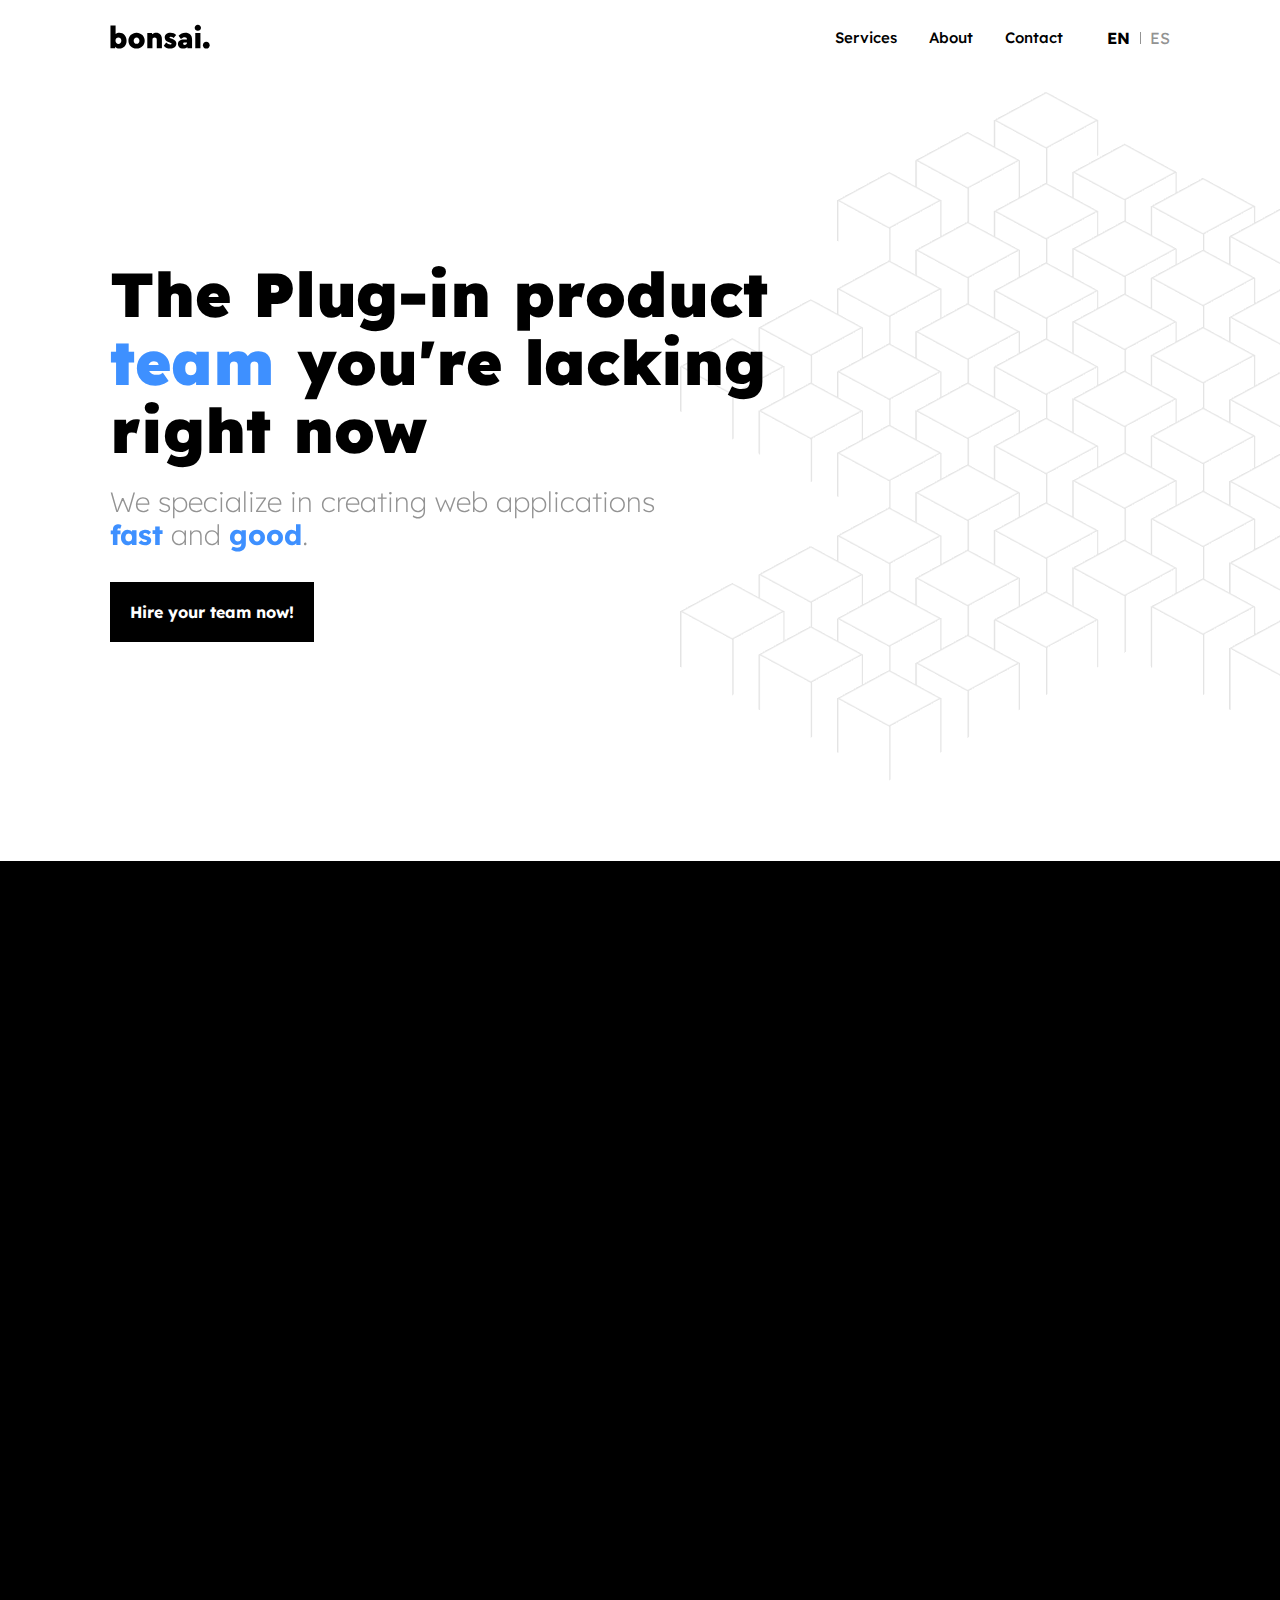
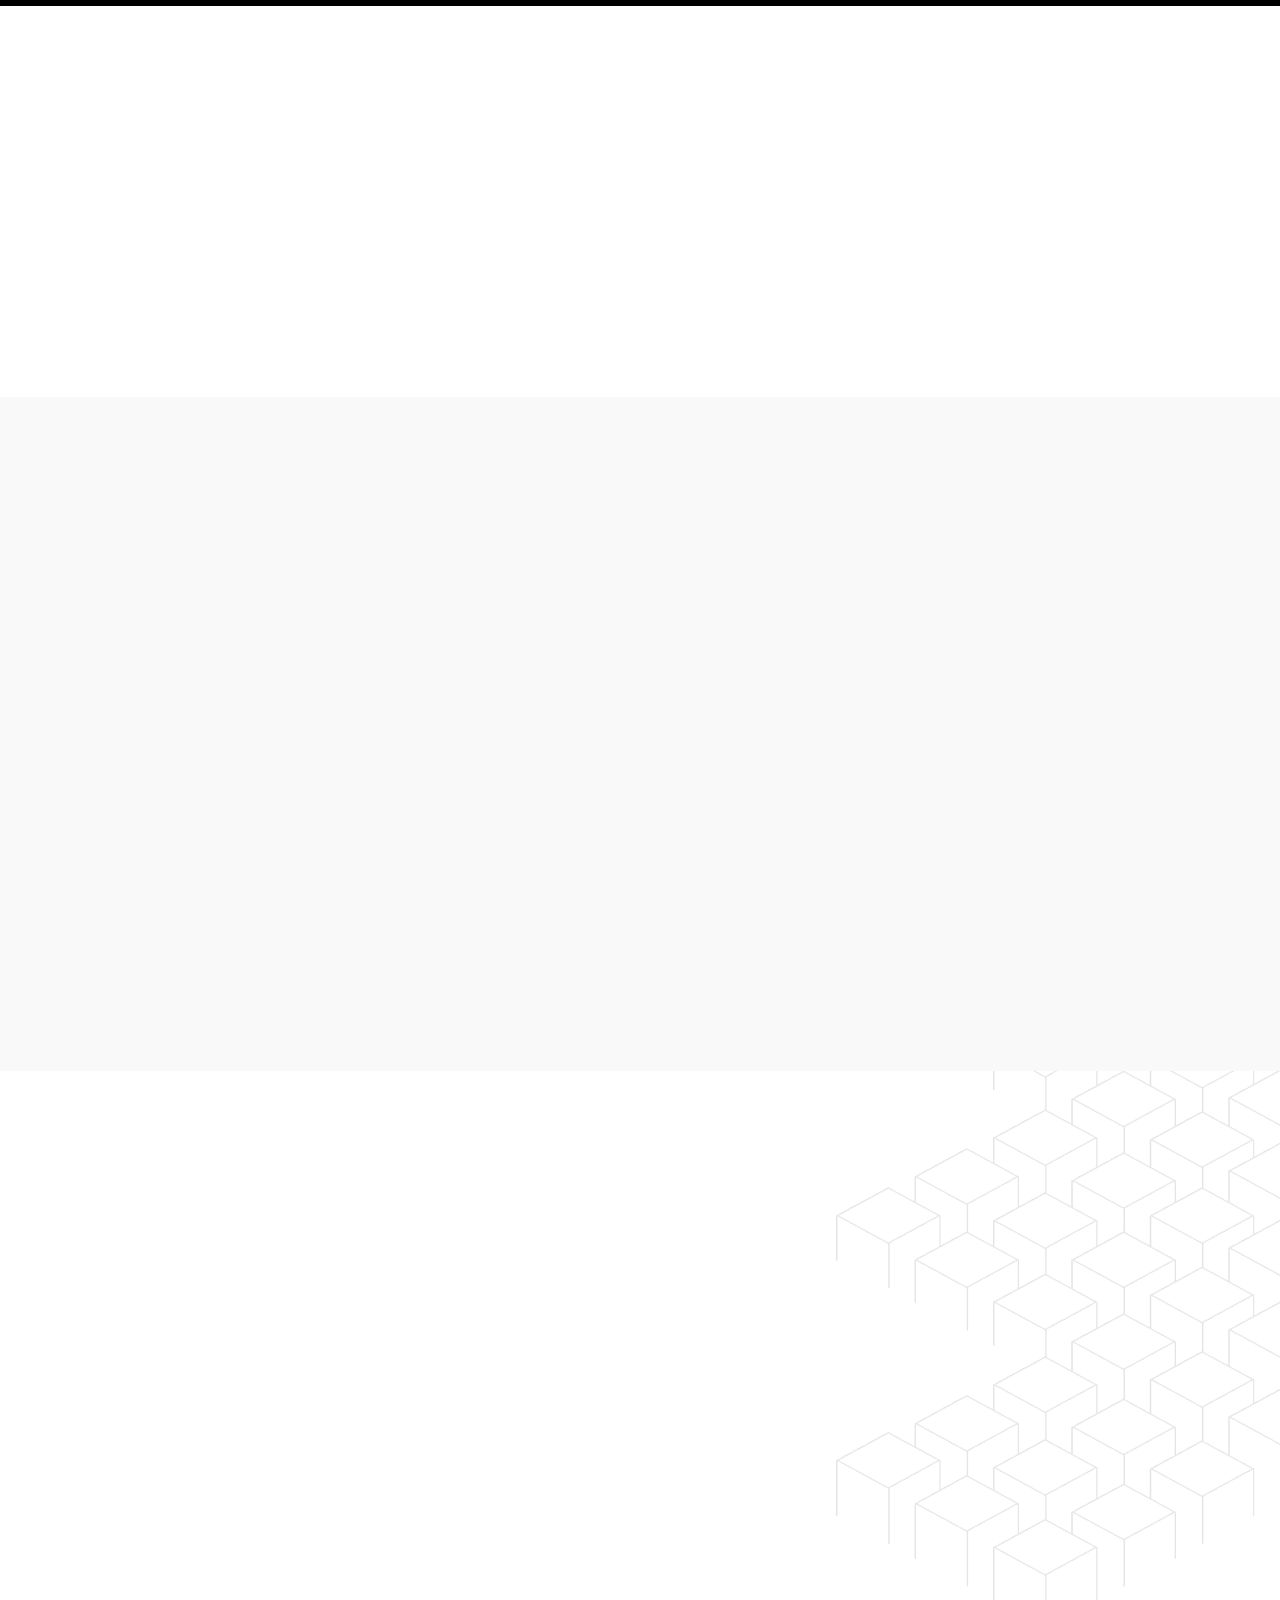
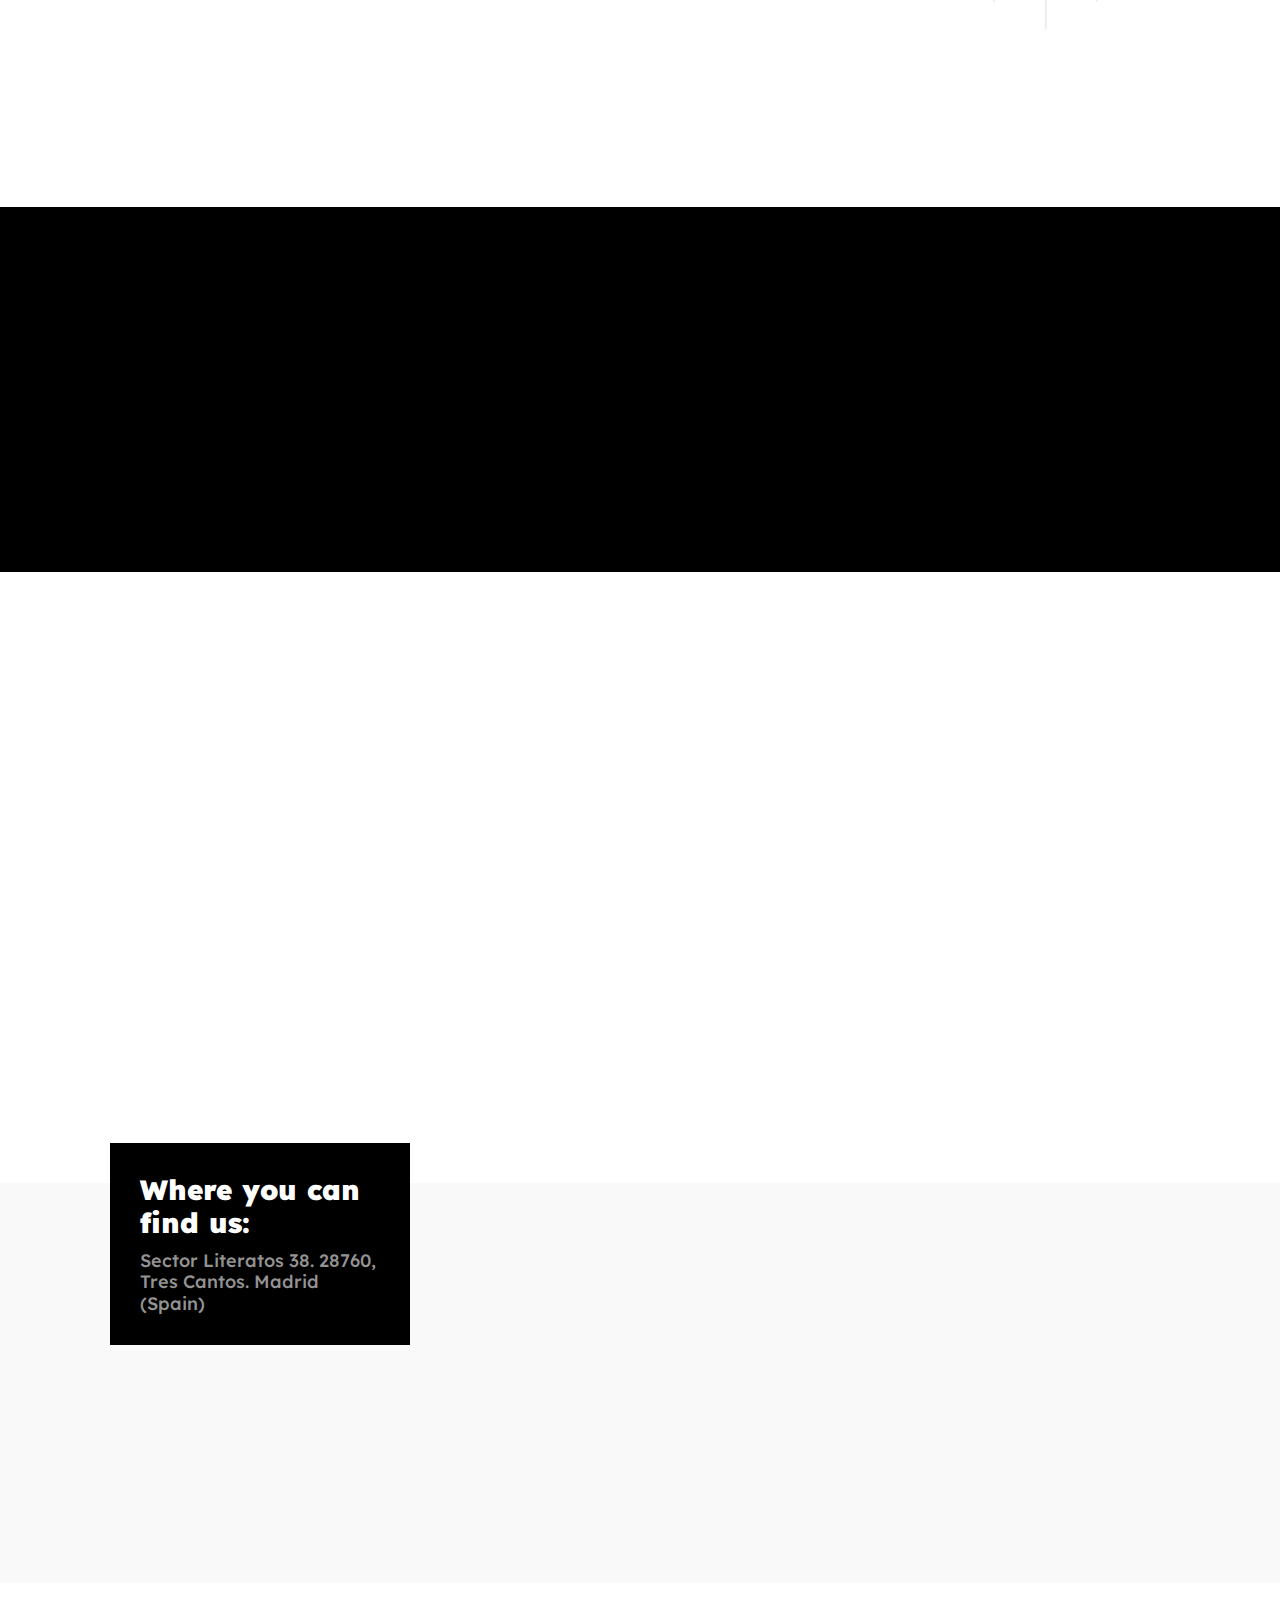
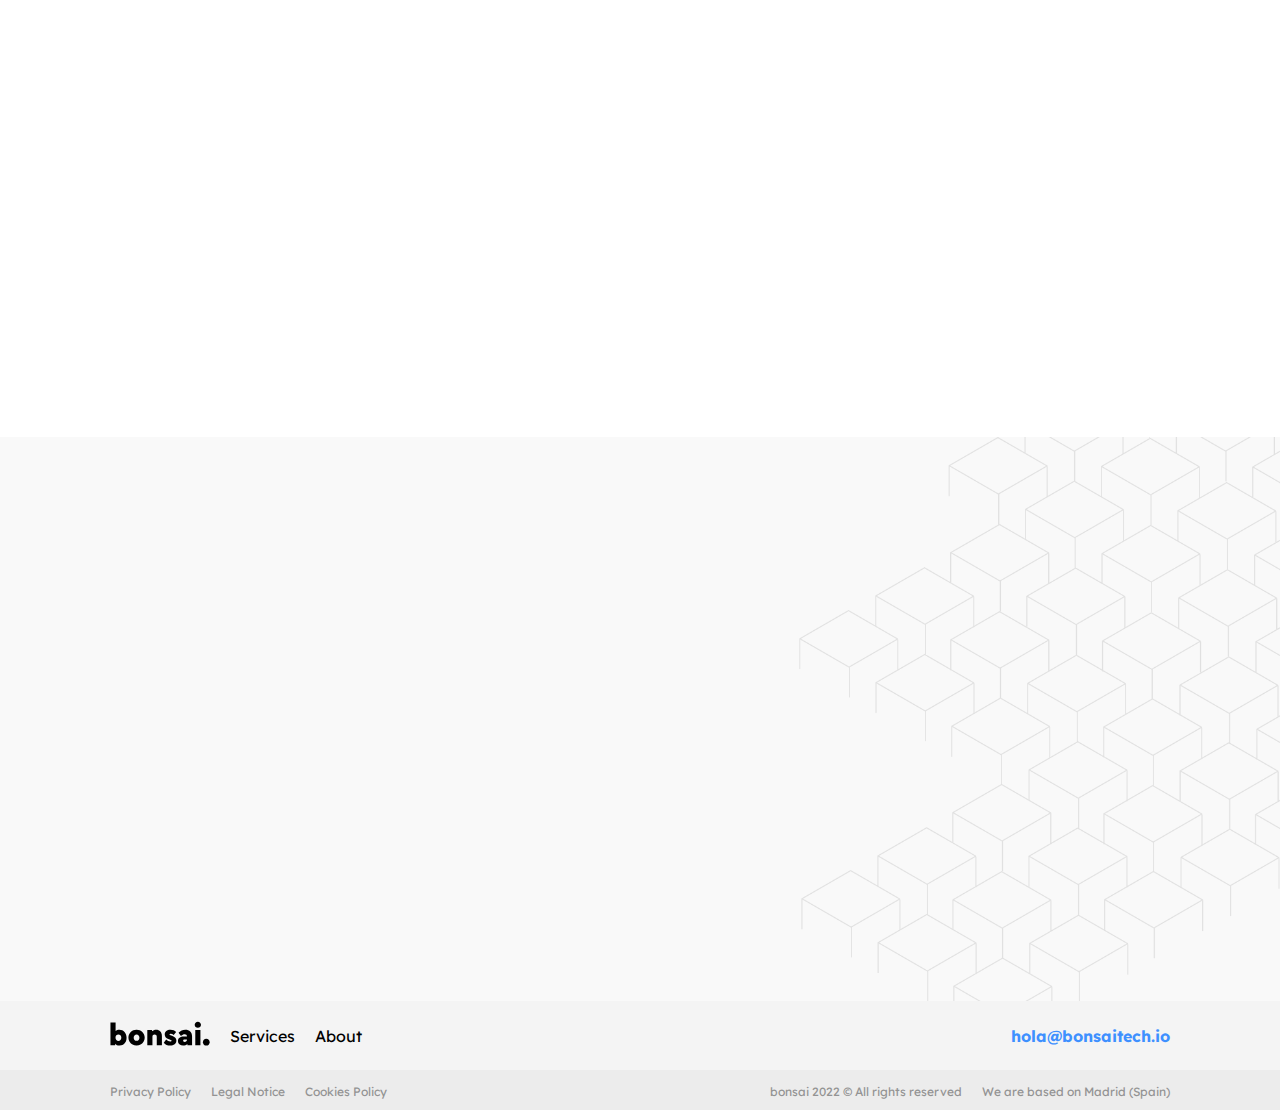
<file: index.html>
<!DOCTYPE html><html><head><meta charSet="utf-8"/><meta http-equiv="x-ua-compatible" content="ie=edge"/><meta name="viewport" content="width=device-width, initial-scale=1, shrink-to-fit=no"/><meta name="generator" content="Gatsby 4.23.1"/><meta name="theme-color" content="#fff"/><style data-href="/styles.a7e12eb4056ebb092e34.css" data-identity="gatsby-global-css">@import url(https://fonts.googleapis.com/css2?family=Lexend:wght@200;300;400;500;700;900&display=swap);.body{font-family:Lexend,sans-serif;font-size:1.2;line-height:normal}/*! normalize.css v3.0.2 | MIT License | git.io/normalize */html{-ms-text-size-adjust:100%;-webkit-text-size-adjust:100%;font-family:sans-serif}body{margin:0}article,aside,details,figcaption,figure,footer,header,hgroup,main,menu,nav,section,summary{display:block}audio,canvas,progress,video{display:inline-block;vertical-align:baseline}audio:not([controls]){display:none;height:0}[hidden],template{display:none}a{background-color:transparent}a:active,a:hover{outline:0}abbr[title]{border-bottom:1px dotted}b,strong{font-weight:700}dfn{font-style:italic}h1{font-size:2em;margin:.67em 0}mark{background:#ff0;color:#000}small{font-size:80%}sub,sup{font-size:75%;line-height:0;position:relative;vertical-align:baseline}sup{top:-.5em}sub{bottom:-.25em}img{border:0}svg:not(:root){overflow:hidden}figure{margin:1em 40px}hr{box-sizing:content-box;height:0}pre{overflow:auto}code,kbd,pre,samp{font-family:monospace,monospace;font-size:1em}button,input,optgroup,select,textarea{color:inherit;font:inherit;margin:0}button{overflow:visible;padding:0}button,select{text-transform:none}button,html input[type=button],input[type=reset],input[type=submit]{-webkit-appearance:button;cursor:pointer}button[disabled],html input[disabled]{cursor:default}button::-moz-focus-inner,input::-moz-focus-inner{border:0;padding:0}input{line-height:normal}input[type=checkbox],input[type=radio]{box-sizing:border-box;padding:0}input[type=number]::-webkit-inner-spin-button,input[type=number]::-webkit-outer-spin-button{height:auto}input[type=search]{-webkit-appearance:textfield;box-sizing:content-box}input[type=search]::-webkit-search-cancel-button,input[type=search]::-webkit-search-decoration{-webkit-appearance:none}fieldset{border:1px solid silver;margin:0 2px;padding:.35em .625em .75em}legend{border:0;padding:0}textarea{overflow:auto}optgroup{font-weight:700}table{border-collapse:collapse;border-spacing:0}td,th{padding:0}*{box-sizing:border-box}html{font-size:16px;scroll-behavior:smooth}body{-webkit-font-smoothing:antialiased;-moz-osx-font-smoothing:grayscale;background:#fff;font-family:Lexend,sans-serif;font-size:1.2;line-height:normal;overflow-x:hidden}iframe,img{max-width:100%}img{height:auto}h1,h2,h3,h4,h5,h6{margin:0}dd,dl,ol,ul{list-style:none;margin:0;padding:0}p{margin:0}a{color:inherit;text-decoration:none}a:focus,a:hover{outline:none}.wrapper{margin:0 auto;max-width:1100px;padding:0 20px}svg{height:26px;width:26px}svg path{fill:currentColor}@-webkit-keyframes fade-in{0%{opacity:0}to{opacity:1}}@keyframes fade-in{0%{opacity:0}to{opacity:1}}@-webkit-keyframes fade-out{0%{opacity:1}to{opacity:0}}@keyframes fade-out{0%{opacity:1}to{opacity:0}}@-webkit-keyframes scale{0%{opacity:0;-webkit-transform:scale(0);transform:scale(0)}to{opacity:1;-webkit-transform:scale(1.2);transform:scale(1.2)}}@keyframes scale{0%{opacity:0;-webkit-transform:scale(0);transform:scale(0)}to{opacity:1;-webkit-transform:scale(1.2);transform:scale(1.2)}}@-webkit-keyframes overflow{0%{overflow:hidden}to{overflow:auto}}@keyframes overflow{0%{overflow:hidden}to{overflow:auto}}@-webkit-keyframes pulse-in{0%{box-shadow:0 0 0 0 hsla(0,0%,58%,.2)}to{box-shadow:6px 6px 0 0 hsla(0,0%,58%,.4)}}@keyframes pulse-in{0%{box-shadow:0 0 0 0 hsla(0,0%,58%,.2)}to{box-shadow:6px 6px 0 0 hsla(0,0%,58%,.4)}}@-webkit-keyframes pulse-out{0%{box-shadow:6px 6px 0 0 hsla(0,0%,58%,.4)}to{box-shadow:0 0 0 0 hsla(0,0%,58%,.2)}}@keyframes pulse-out{0%{box-shadow:6px 6px 0 0 hsla(0,0%,58%,.4)}to{box-shadow:0 0 0 0 hsla(0,0%,58%,.2)}}@-webkit-keyframes appear-cube-icon{0%{-webkit-transform:translate(-50%) scale(1);transform:translate(-50%) scale(1)}to{-webkit-transform:translate(-50%,-16px) scale(1.1);transform:translate(-50%,-16px) scale(1.1)}}@keyframes appear-cube-icon{0%{-webkit-transform:translate(-50%) scale(1);transform:translate(-50%) scale(1)}to{-webkit-transform:translate(-50%,-16px) scale(1.1);transform:translate(-50%,-16px) scale(1.1)}}@-webkit-keyframes nav-item-hover{0%{-webkit-transform:scaleX(0);transform:scaleX(0)}to{-webkit-transform:scaleX(100%);transform:scaleX(100%)}}@keyframes nav-item-hover{0%{-webkit-transform:scaleX(0);transform:scaleX(0)}to{-webkit-transform:scaleX(100%);transform:scaleX(100%)}}@-webkit-keyframes appear-top{0%{opacity:0;-webkit-transform:translateY(-10%);transform:translateY(-10%)}to{opacity:1;-webkit-transform:translateY(0);transform:translateY(0)}}@keyframes appear-top{0%{opacity:0;-webkit-transform:translateY(-10%);transform:translateY(-10%)}to{opacity:1;-webkit-transform:translateY(0);transform:translateY(0)}}@media(min-width:47.5em){.hide-in-desktop{display:none}}.show-in-mobile{display:block}@media(min-width:47.5em){.show-in-mobile{display:none}}.show-in-tablet{display:none}@media(min-width:47.5em){.show-in-tablet{display:block}}.show-in-desktop{display:none}@media(min-width:60em){.show-in-desktop{display:block}}.screen-reader-text{clip:rect(1px,1px,1px,1px);word-wrap:normal;border:0;-webkit-clip-path:inset(50%);clip-path:inset(50%);height:.0625rem;margin:-.0625rem;overflow:hidden;padding:0;position:absolute;width:.0625rem}.screen-reader-link{opacity:0}.emphasis-text,.link{color:#3e90ff}.link{font-weight:700}.link:hover{color:#0b73ff}.banner,.disable-scroll-mobile{overflow:hidden}.banner{background:#f9f9f9;padding:60px 20px;position:relative}.banner .pattern{max-width:1500px;position:absolute;right:-278px;top:-228px;width:900px}.basic-list li{margin-bottom:10px;padding-left:22px;position:relative}.basic-list li:before{background:#000;content:"";height:6px;left:4px;position:absolute;top:8px;width:6px}.basic-table{border-collapse:collapse;width:100%}.basic-table-wrapper{overflow:auto}.basic-table td,.basic-table th{border:1px solid #e0e0e0;text-align:left}.basic-table th{background:#f9f9f9;padding:6px 20px}.basic-table td{padding:16px 20px}.outer-wrapper .header{height:60px;left:0;position:fixed;right:0;top:0;z-index:99}.outer-wrapper .content{padding-top:60px}@media(min-width:47.5em){.outer-wrapper .header{height:80px}.outer-wrapper .content{padding-top:80px}}.intro-heading{max-width:800px}.intro-heading .pre-title{margin-bottom:10px}.inner-wrapper{margin:0 auto;max-width:800px}.header{background:#fff;padding:16px 0}.header .wrapper{align-items:center;display:flex}.header .main-nav{display:flex;flex:1 1 auto;justify-content:end}.header .logo{width:100px}.header .button-menu{background:transparent;border:none;box-shadow:none;position:absolute;right:16px;top:24px}.header.open-menu .hamburger:before{-webkit-transform:translateY(.75rem) rotate(45deg);transform:translateY(.75rem) rotate(45deg)}.header.open-menu .hamburger:after{-webkit-transform:translateY(-.75rem) rotate(-45deg);transform:translateY(-.75rem) rotate(-45deg)}.header.open-menu .main-nav{-webkit-animation:appear-top .3s ease;animation:appear-top .3s ease;background:#fff;border-bottom:1px solid #f9f9f9;box-shadow:0 12px 36px -8px rgba(0,0,0,.1);display:block;left:0;padding-bottom:10px;position:fixed;right:0;top:60px}.header.open-menu .lang-selector,.header.open-menu .nav-item{display:block;margin:0;padding:10px 20px}.header.open-menu .nav-item:hover:after{display:none}@media(max-width:47.49em){.header .main-nav{display:none}}@media(min-width:47.5em){.header{padding:24px 0}.header .button-menu{display:none}}.main-nav .nav-item{font-size:15px;font-weight:500;margin-left:24px;padding:4px;position:relative;transition:color .3s ease-in-out}.main-nav .nav-item:after{background-color:#000;bottom:-3px;content:"";height:2px;left:0;position:absolute;-webkit-transform:scaleX(0);transform:scaleX(0);-webkit-transform-origin:0 0;transform-origin:0 0;width:100%}.main-nav .lang-selector{margin-left:40px}@media(min-width:47.5em){.main-nav .nav-item:hover:after{-webkit-animation:nav-item-hover .3s ease both;animation:nav-item-hover .3s ease both}}.lang-selector{padding:4px 0}.lang-selector .lang-item{background:transparent;border:none;box-shadow:none;color:#939393}.lang-selector .lang-item:not(.active):hover{color:#6d6d6d}.lang-selector .lang-item.active{color:#000;font-weight:700}.lang-selector .lang-item:last-child{margin-left:10px;padding-left:10px;position:relative}.lang-selector .lang-item:last-child:before{background-color:#939393;content:"";height:12px;left:0;position:absolute;top:4px;width:1px}.hamburger{display:block;height:10px;position:relative;width:22px}.hamburger:after,.hamburger:before{background:#000;content:"";height:3px;left:0;position:absolute;transition:-webkit-transform .3s ease-in-out;transition:transform .3s ease-in-out;transition:transform .3s ease-in-out,-webkit-transform .3s ease-in-out;width:100%}.hamburger:before{left:0;top:0;-webkit-transform-origin:top right;transform-origin:top right}.hamburger:after{left:0;top:.5rem;-webkit-transform-origin:bottom right;transform-origin:bottom right}.footer .logo{margin-right:20px;width:100px}.footer-main{background:#f4f4f4;padding:20px 0}.footer-extra{background:#ececec;padding:10px 0}.footer-extra a:hover{text-decoration:underline}.footer .social-item{align-items:center;cursor:pointer;display:inline-flex;height:20px;justify-content:center;margin-left:10px;width:20px}.footer-caption{color:#939393;font-size:12px}.footer .nav-item,.footer-caption:not(:last-child){margin-right:20px}@media(max-width:47.49em){.footer .logo{margin-bottom:6px}.footer .nav-item{display:block;margin:0;padding-left:0}.footer-social .link{display:block;margin-bottom:10px}.footer-social .social-item{margin:0 10px 0 0}.footer .right-slot .footer-caption{display:block;margin-bottom:2px}.footer-caption{font-size:14px}}@media(min-width:47.5em){.footer-main .wrapper{align-items:center;display:flex}.footer-main .footer-social{margin-left:auto}.footer-extra .wrapper,.footer-social{align-items:center;display:flex}.footer-extra .right-slot{margin-left:auto}}.alpha{font-size:40px;font-weight:900;line-height:1.1}@media(min-width:760px){.alpha{font-size:56px}}@media(min-width:960px){.alpha{font-size:62px}}.beta{font-size:30px;font-weight:900;line-height:1.1}@media(min-width:760px){.beta{font-size:34px}}@media(min-width:960px){.beta{font-size:40px}}.gamma{font-size:24px;font-weight:900;line-height:1.2}@media(min-width:960px){.gamma{font-size:28px;font-weight:900;line-height:1.2}}.delta{font-size:22px;font-weight:500;line-height:1.1}.intro-text{font-size:22px;font-weight:300;line-height:1.2}@media(min-width:760px){.intro-text{font-size:26px}}@media(min-width:960px){.intro-text{font-size:28px}}.basic-text,.text{font-size:18px;font-weight:300;line-height:1.2}.text{color:#939393;font-weight:500}.cta-text{font-size:20px;font-weight:400;line-height:1.2}@media(min-width:760px){.cta-text{font-size:22px;font-weight:400;line-height:1.2}}.pre-title{color:rgba(0,0,0,.4);font-size:16px;font-weight:400;line-height:1.2;text-transform:uppercase}@media(min-width:760px){.pre-title{font-size:20px;font-weight:400;line-height:1.2}}.button{align-items:center;-webkit-animation:border-white .5s ease;animation:border-white .5s ease;cursor:pointer;display:inline-flex;height:60px;justify-content:center;position:relative}.button .icon{display:inline-block;height:36px;width:36px}.button .icon svg,.button:after{height:100%;width:100%}.button:after{-webkit-animation:pulse-out .3s;animation:pulse-out .3s;content:"";left:0;position:absolute;top:0}.button-content{align-items:center;background:#000;color:#fff;display:inline-flex;font-size:16px;font-weight:700;height:100%;justify-content:center;padding:0 20px;position:relative;transition:-webkit-transform .1s ease-in-out;transition:transform .1s ease-in-out;transition:transform .1s ease-in-out,-webkit-transform .1s ease-in-out;width:100%;z-index:22}.button:focus:after,.button:hover:after{-webkit-animation:pulse-in .3s both;animation:pulse-in .3s both}.button.is-clear .button-content{background:#fff;color:#000}.brick{background:#fff;padding:80px 0}.brick.dark{background:#000;color:#fff}.brick.dark .basic-list{color:hsla(0,0%,100%,.7)}.brick.dark .basic-list li:before{background:hsla(0,0%,100%,.7)}.brick.grey{background:#f9f9f9}@media(min-width:60em){.brick{padding:120px 0}}.claims .beta{max-width:780px}.claims .basic-list li{font-weight:400}@media(min-width:60em){.claims{padding-bottom:50px}.claims .wrapper{max-width:900px}}.whyus{padding:100px 0 60px}.whyus .delta{margin-bottom:10px;opacity:.9}.whyus p{font-size:15px;opacity:.7}.whyus-group{padding:40px 0}.whyus .icon-block{flex:1 1 33.3%;margin-bottom:40px;padding-right:60px}.whyus .icon-block img{margin-left:-8px;width:60px}@media(min-width:60em){.whyus-group{display:flex;flex-wrap:wrap;padding:60px 0 20px}.whyus .delta{display:flex;flex-direction:column;justify-content:flex-end;min-height:57px}.icon-block-title{align-items:flex-start;display:flex}.icon-block-title img{flex-shrink:0;margin-right:6px}}.card{background:#fff;margin-bottom:40px;padding:38px 40px 40px}.card .gamma{margin-bottom:6px}.card .button{margin-top:10px}.card .button+.button{margin-left:20px}.card p{color:#939393;margin-bottom:10px}.card.w-50{display:flex;flex-direction:column}.card.w-50 .button{margin-top:auto;width:100%}.hero{background:#fff;overflow:hidden;padding:80px 0 100px}.hero,.hero-info{position:relative}.hero-info{max-width:730px;z-index:10}.hero-pattern{max-width:none;position:absolute;right:0;top:28%;width:150%;z-index:1}.hero .alpha{margin-bottom:20px}.hero .intro-text{color:#939393;font-weight:200;max-width:600px}.hero .intro-text strong{color:#3e90ff}.hero .button{margin-top:30px}@media(max-width:32.49em){.hero .animated-grid{right:-90%;top:20%}}@media(min-width:32.5em)and (max-width:47.49em){.hero .animated-grid{right:-60%;top:20%}}@media(min-width:47.5em)and (max-width:59.99em){.hero .animated-grid{right:-40%;top:15%}}@media(min-width:32.5em){.hero-info{width:90%}}@media(min-width:60em){.hero{height:781px;padding:180px 0 250px}.hero-pattern{max-width:1500px;right:0;top:0;width:100%}}.animated-grid{pointer-events:none;position:absolute;right:-194px;top:-58px}.animated-grid .viewport{height:835px;width:1065px}.animated-grid canvas{background:#fff;border:none;opacity:0;outline:none;transition:opacity 1s ease-out}.animated-grid canvas.visible{opacity:1}.cube-e,.cube-n,.cube-s,.cube-w{height:146.03448px;position:absolute;transition:-webkit-transform .9s cubic-bezier(0,0,0,1.18);transition:transform .9s cubic-bezier(0,0,0,1.18);transition:transform .9s cubic-bezier(0,0,0,1.18),-webkit-transform .9s cubic-bezier(0,0,0,1.18);transition-delay:.6s;width:110px}.cube-n{left:68.75px;top:0;z-index:1}.cube-s{left:68.75px;top:81.7763157895px;z-index:3}.cube-e{left:137.5px}.cube-e,.cube-w{top:40.88816px;z-index:2}.cube-w{left:0}.cube-skirt{left:-1px;min-width:248.5px;position:absolute;top:112.33422px;z-index:10}.cube-grid{flex-shrink:0;height:216.03448px;margin-top:42.52368px;position:relative;top:10px;width:247.5px}.cube-grid .icon{background:#000;border-radius:20px;color:#3e90ff;height:54px;left:50%;position:absolute;top:-4px;-webkit-transform:translateX(-50%);transform:translateX(-50%);width:50px;width:54px;z-index:10}.cube-grid.activated .icon{-webkit-animation:appear-cube-icon .9s both;animation:appear-cube-icon .9s both;-webkit-animation-delay:.75s;animation-delay:.75s}.cube-grid.is-east.activated .cube-e,.cube-grid.is-north.activated .cube-n,.cube-grid.is-south.activated .cube-s,.cube-grid.is-west.activated .cube-w{-webkit-transform:translateY(-45.7947368421px);transform:translateY(-45.7947368421px)}@media(min-width:47.5em){.cube-grid.is-north{top:60px}}.visual-block{margin:40px 0;max-width:910px}.visual-block .gamma{margin-bottom:20px}.visual-block .basic-text{color:hsla(0,0%,100%,.8);margin-bottom:3px}.visual-block .block-content{color:hsla(0,0%,100%,.8);font-weight:400;line-height:1.4}.visual-block .block-content p{margin-bottom:16px}.visual-block.reverse .cube-grid{order:-1}.visual-block.reverse .info{margin-left:auto}.visual-block .cube-grid{margin:100px auto 0}@media(min-width:47.5em){.visual-block{align-items:center;display:flex;margin:80px 0}.visual-block .info{flex:1 1 auto;padding-right:90px}.visual-block .cube-grid{margin:0 auto}.visual-block.reverse .info{padding:0 0 0 90px}}.cta .beta{margin-bottom:10px;max-width:600px}.cta-text{color:#939393;max-width:600px}.cta-action{margin-top:20px}@media(min-width:47.5em){.cta .wrapper{align-items:center;display:flex}.cta-info{flex:1 1 auto;padding-right:40px}.cta-action{flex:0 0 auto;margin:0 0 0 auto}}@media(min-width:60em){.cta{padding:120px 0}}.info-block{margin:60px 0}.info-block .gamma,.info-block p{margin-bottom:10px}.info-block .basic-text{color:#939393}.about{overflow:hidden;position:relative}.about .intro-heading{position:relative;z-index:10}.about .animated-grid{position:absolute;right:-350px;top:-200px;z-index:1}@media(min-width:60em){.about{padding:120px 0}}.team{margin-top:40px;position:relative;z-index:10}.team-member{align-items:center;display:flex;margin-bottom:60px}.team-image{flex-shrink:0;height:auto;margin-right:20px;position:relative;width:116px}.team-image img{display:block;position:relative;z-index:10}.team-name{font-size:24px;font-weight:900}.team-position{color:#939393;font-size:14px;margin-bottom:5px;text-transform:uppercase}.team-description{font-size:15px;max-width:90%;opacity:.8}@media(max-width:47.49em){.team-member{align-items:flex-start}.team-description{max-width:100%}}@media(min-width:47.5em){.team{align-items:center;display:flex;flex-wrap:wrap}.team-member{flex:1 1 50%}.team-member:nth-child(odd){padding-right:20px}}.values{padding-bottom:60px}@media(min-width:47.5em){.values-block{display:flex;margin-left:-30px}.values .info-block{flex:1 1 33.3%;padding:0 30px}}@media(min-width:60em){.values{padding-bottom:100px}}.contact{overflow:hidden;padding-bottom:0;position:relative}.contact .pattern{max-width:1500px;position:absolute;right:-376px;top:-114px;width:900px;z-index:1}.contact .card{flex:1 1 auto}.contact .card-grid{display:flex;flex-wrap:wrap;margin:40px 0;max-width:750px;position:relative;z-index:2}.contact .button-content{padding:0 14px}@media(min-width:47.5em){.contact .card.w-50{flex-basis:calc(50% - 20px);flex-grow:0;flex-shrink:0}.contact .card.w-50:first-child{margin-right:40px}}@media(min-width:60em){.contact{padding-bottom:50px}}.quote{position:relative}.quote .wrapper{display:flex}.quote-info{flex:1 1 auto;padding-right:40px}.quote-text{font-size:24px;font-style:italic;font-weight:300;font-weight:400;line-height:1.2;margin-bottom:16px}@media(min-width:760px){.quote-text{font-size:26px;font-weight:300;line-height:1.2}}.quote-author{color:rgba(0,0,0,.8);font-weight:500;margin-bottom:2px;text-transform:uppercase}.quote-position{color:rgba(0,0,0,.4);font-size:16px}.quote-graphic{flex:0 0 140px;margin:0 auto}@media(max-width:47.49em){.quote-graphic{position:absolute;right:20px;top:24px;width:120px}}.map{background:#f9f9f9;height:400px;padding:0;width:100%}.map,.map .wrapper{position:relative}.map-info-box{background:#000;color:#fff;display:inline-block;max-width:300px;padding:30px 26px 30px 30px}.map-info-box .text{margin-top:10px}.map .map-info-box{left:20px;position:absolute;top:-40px;z-index:10}.map iframe{border:none;height:400px;min-width:0;width:100%}.services .card-grid{margin-top:40px}.services .intro-heading .text{font-size:20px;font-weight:300;margin-top:16px}@media(min-width:47.5em){.services{padding:100px 0}.services .intro-heading .text{font-size:22px}.services .card-grid{display:flex}.services .card-grid .card{flex-basis:calc(50% - 20px);flex-grow:1;flex-shrink:1}.services .card-grid .card:first-child{margin-right:40px}}.generic-content{padding:20px 20px 60px}.generic-content h1{margin-bottom:26px}.generic-content h2,.generic-content h3,.generic-content h4,.generic-content h5,.generic-content h6{font-weight:800;margin:30px 0 10px}.generic-content p,.generic-content ul{color:rgba(0,0,0,.7);font-weight:400;line-height:1.4;margin-bottom:20px}.generic-content li{margin-bottom:10px}.generic-content .link{word-break:break-word}.not-found-page{padding:40px}.not-found-page .content{margin:0 auto;max-width:800px;position:relative;z-index:10}.not-found-page .button{margin:20px 0;min-width:200px}.not-found-page .alpha,.not-found-page .beta{margin-bottom:20px}.not-found-page .animated-grid{right:-70%;top:10%}.not-found-page .intro-text{margin-bottom:30px}.not-found-page .logo{display:block;margin-bottom:110px;width:100px}@media(min-width:60em){.not-found-page .animated-grid{right:-251px;top:0}}</style><link rel="icon" href="/favicon-32x32.png?v=a4bff2874d43490bee7c8938ffccc138" type="image/png"/><link rel="manifest" href="/manifest.webmanifest" crossorigin="use-credentials"/><link rel="apple-touch-icon" sizes="48x48" href="/icons/icon-48x48.png?v=a4bff2874d43490bee7c8938ffccc138"/><link rel="apple-touch-icon" sizes="72x72" href="/icons/icon-72x72.png?v=a4bff2874d43490bee7c8938ffccc138"/><link rel="apple-touch-icon" sizes="96x96" href="/icons/icon-96x96.png?v=a4bff2874d43490bee7c8938ffccc138"/><link rel="apple-touch-icon" sizes="144x144" href="/icons/icon-144x144.png?v=a4bff2874d43490bee7c8938ffccc138"/><link rel="apple-touch-icon" sizes="192x192" href="/icons/icon-192x192.png?v=a4bff2874d43490bee7c8938ffccc138"/><link rel="apple-touch-icon" sizes="256x256" href="/icons/icon-256x256.png?v=a4bff2874d43490bee7c8938ffccc138"/><link rel="apple-touch-icon" sizes="384x384" href="/icons/icon-384x384.png?v=a4bff2874d43490bee7c8938ffccc138"/><link rel="apple-touch-icon" sizes="512x512" href="/icons/icon-512x512.png?v=a4bff2874d43490bee7c8938ffccc138"/></head><body><div id="___gatsby"><div style="outline:none" tabindex="-1" id="gatsby-focus-wrapper"><div class="outer-wrapper"><header class="header"><div class="wrapper"><a aria-current="page" class="logo" href="/"><img class="logo" alt="Bonsai" src="[data-uri]"/></a><nav class="main-nav"><a class="nav-item" href="/#services">Services</a><a class="nav-item" href="/#about">About</a><a class="nav-item" href="/#contact">Contact</a><div class="lang-selector"><button class="lang-item active" aria-label="button language selection" disabled="">EN</button><button class="lang-item" aria-label="button language selection">ES</button></div></nav><button class="button-menu show-in-mobile" aria-label="menu"><span class="hamburger"></span></button></div></header><div class="content"><div class="hero"><div class="wrapper"><div class="animated-grid"><canvas class="viewport"></canvas></div><div class="hero-info"><h1 class="alpha">The Plug-in product <!-- --><span class="emphasis-text">team<!-- --></span> you&#x27;re lacking right now<!-- --></h1><p class="intro-text">We specialize in creating web applications <!-- --><strong>fast<!-- --></strong> and <!-- --><strong>good<!-- --></strong>.<!-- --></p><a class="button" href="/#contact"><div class="button-content"><span class="button-text">Hire your team now!</span><span class="button-shadow"></span></div></a></div></div></div><div class="brick whyus dark"><div class="wrapper"><h1 class="beta">Why you shouldn&#x27;t think twice about hiring us</h1><div class="whyus-group"><div class="icon-block"><div class="icon-block-title"><img src="[data-uri]" alt="diamond"/><h2 class="delta">Smart investment, high speed</h2></div><div class="icon-block-content"><p>Building a team to get a product v1 out of the door will take you much longer than hiring us. Being fast and good comes with time and we have that experience.</p></div></div><div class="icon-block"><div class="icon-block-title"><img src="[data-uri]" alt="diamond"/><h2 class="delta">Pay for when you really need it</h2></div><div class="icon-block-content"><p>Paying for an in-house tech team if you don&#x27;t need them in certain phases is a waste of resources.</p></div></div><div class="icon-block"><div class="icon-block-title"><img src="[data-uri]" alt="diamond"/><h2 class="delta">React to the scarcity of professionals</h2></div><div class="icon-block-content"><p>People like us are hard to get. Teams like us are even harder to get and hardest to retain. Most company cultures aren&#x27;t attractive for professionals like us to work for full-time.</p></div></div><div class="icon-block"><div class="icon-block-title"><img src="[data-uri]" alt="diamond"/><h2 class="delta">Phase Flexibility</h2></div><div class="icon-block-content"><p>Products go through different phases which need different people. Hiring employees and having to let them go after a year usually isn&#x27;t worth it. If you&#x27;re sure you&#x27;ll master your current phase with a team like us, we are your best bet.</p></div></div><div class="icon-block"><div class="icon-block-title"><img src="[data-uri]" alt="diamond"/><h2 class="delta">Total Investment efficiency</h2></div><div class="icon-block-content"><p>A $1 spent on Bonsai is a $1 spent on a software creator. We don&#x27;t have an overhead team of salespeople, managers and shareholders to compensate who only drive project costs up and deliver you no direct value.</p></div></div><div class="icon-block"><div class="icon-block-title"><img src="[data-uri]" alt="diamond"/><h2 class="delta">Skin in the game</h2></div><div class="icon-block-content"><p>Our team size is the sweet spot for the work we do and we have full ownership of our company. What&#x27;s a better indicator of your project getting the full attention and love it needs?</p></div></div></div></div></div><div class="brick cta"><div class="wrapper"><div class="cta-info"><h1 class="beta">Focus on the business, we&#x27;ll do the rest</h1><p class="cta-text">We offer you the peace of mind of knowing that you are in good hands. </p></div><div class="cta-action"><a class="button" href="/#contact"><div class="button-content"><span class="button-text">Let&#x27;s get to work now</span><span class="button-shadow"></span></div></a></div></div></div><div class="brick services grey" id="services"><div class="wrapper"><div class="intro-heading"><p class="pre-title">Our main service is to meet your needs</p><h1 class="beta">We find solutions to your problems</h1><p class="text">Front-end multiplatform applications, scalable cloud infrastructures, complex 3D visualizations... No project is out of your reach. </p></div><div class="card-grid"><div class="card"><h2 class="gamma">Custom web application development</h2><p class="basic-text">We make your ideas come true using the most advanced and optimal technologies for your project. </p></div><div class="card"><h2 class="gamma">Dedicated Web Development Team</h2><p class="basic-text">We give a boost to your company&#x27;s projects by joining in as an independent development unit.</p></div></div><p class="text">Can&#x27;t find what you&#x27;re looking for? Send us an email to <!-- --><a class="link" href="mailto:hola@bonsaitech.io"> hola@bonsaitech.io <!-- --></a> and tell us what you need.<!-- --></p></div></div><div class="brick about" id="about"><div class="wrapper"><div class="intro-heading"><p class="pre-title">About Us</p><h1 class="beta">Bonsai founders</h1></div><div class="team"><div class="team-member"><div class="team-image"><img src="/static/ignacio1-f2bf2bbb797ed8bb9e47de3d31827c6c.png" alt="Ignacio Ramos"/></div><div class="team-info"><p class="team-name">Ignacio Ramos</p><p class="team-position">Founder. Strategy</p><p class="team-description">Obsessed with the process of continuous improvement. If something poses a challenge, he will find it inviting. Uncontrollable competitive gene.</p></div></div><div class="team-member"><div class="team-image"><img src="/static/antonio2-8230ffd87ea033119ae42f04974c3ab2.png" alt="Antonio Esquembre"/></div><div class="team-info"><p class="team-name">Antonio Esquembre</p><p class="team-position">Founder. Technology</p><p class="team-description">Software engineer specialized in 3D and data visualization technologies. Passionate about teaching, ancient editors and esoteric programming languages.</p></div></div><div class="team-member"><div class="team-image"><img src="/static/sara-ef1f5b138c01af80899a191bd48abefb.png" alt="Sara Moreno"/></div><div class="team-info"><p class="team-name">Sara Moreno</p><p class="team-position">Founder. User interface &amp; usability</p><p class="team-description">Specialist in crafting high-quality digital product experiences. Likes reading, painting and illustrating and has created over 1000 artworks.</p></div></div><div class="team-member"><div class="team-image"><img src="/static/juanlu-327b216796a5a8b2fadcb05969b97013.png" alt="Juan Luis García"/></div><div class="team-info"><p class="team-name">Juan Luis García</p><p class="team-position">Founder. Technology</p><p class="team-description">Inveterate techie and expert drone pilot. Has created dozens of videogames and web experiences. No stack is out of reach.</p></div></div></div><div class="animated-grid"><canvas class="viewport"></canvas></div></div></div><div class="brick cta dark"><div class="wrapper"><div class="cta-info"><h1 class="beta">Ready to give your project a boost?</h1><p class="cta-text">Contact us and tell us what you need.</p></div><div class="cta-action"><a class="button is-clear" href="/#contact"><div class="button-content"><span class="button-text">Tell us about your project</span><span class="button-shadow"></span></div></a></div></div></div><div class="brick values"><div class="wrapper"><div class="intro-heading"><p class="pre-title">Why companies trust us</p><h1 class="beta">We let our work speak for itself</h1></div><div class="values-block"><div class="info-block"><h2 class="gamma">Quality</h2><p class="basic-text">We offer the certainty that things are being done right. </p><p class="basic-text">Our codebase is clean and commented in a way that allows for perfect transferability to in-house teams.</p></div><div class="info-block"><h2 class="gamma">Agility</h2><p class="basic-text">True agile does not understand methodologies.</p><p class="basic-text">We are ready to pivot at any time if your project requires it.</p></div><div class="info-block"><h2 class="gamma">Honesty</h2><p class="basic-text">Our business model is based on looking after your interests.</p><p class="basic-text">We are not just another agency, we are the partner you are looking for.</p></div></div></div></div><div class="map"><div class="wrapper"><div class="map-info-box"><h2 class="gamma">Where you can find us:</h2><p class="text"> Sector Literatos 38. 28760, Tres Cantos. Madrid (Spain)</p></div></div><iframe src="https://snazzymaps.com/embed/456663" title="Bonsai office map"></iframe></div><div class="brick quote"><div class="wrapper"><div class="quote-info"><h3 class="quote-text">I’m saving tons of project management time with Bonsai, because they listen very carefully, ask the right questions upfront and have an eye to engineer excellent web applications you will only get from senior people. They’re specialized and absolutely premium when it comes to UI/UX heavy React based web apps.</h3><p class="quote-author">Daniel Seiler</p><p class="quote-position">Founder at Aucta</p></div><div class="quote-graphic"><img src="[data-uri]" alt="Quotes"/></div></div></div><div class="brick contact grey" id="contact"><div class="wrapper"><h1 class="beta">Tell us about your project</h1><img src="/static/grid-0f9aebb541bc4c2b2cad85e85c002028.png" alt="pattern" class="pattern"/><div class="card-grid"><div class="card w-50"><h2 class="gamma">Let&#x27;s meet</h2><p class="basic-text">Let&#x27;s set up an online meeting.</p><a class="button" href="https://calendly.com/bonsaitech/30min" target="_blank" rel="noopener noreferrer"><div class="button-content"><span class="button-text">Schedule a meeting</span><span class="button-shadow"></span></div></a></div><div class="card w-50"><h2 class="gamma">Send us an email</h2><p class="basic-text">Tell us about your project in detail.</p><a class="button" href="mailto:hola@bonsaitech.io" target="" rel=""><div class="button-content"><span class="button-text">Ask for a quote</span><span class="button-shadow"></span></div></a></div></div></div></div></div><header class="footer"><div class="footer-main"><div class="wrapper"><a aria-current="page" class="logo" href="/"><img class="logo" alt="Bonsai" src="[data-uri]"/></a><nav class="footer-nav"><a class="nav-item" href="/#services">Services</a><a class="nav-item" href="/#about">About</a></nav><div class="footer-social"><a class="link" href="mailto:hola@bonsaitech.io">hola@bonsaitech.io</a></div></div></div><div class="footer-extra"><div class="wrapper"><div class="left-slot"><a class="footer-caption" href="/privacy">Privacy Policy</a><a class="footer-caption" href="/legal">Legal Notice</a><a class="footer-caption" href="/cookies">Cookies Policy</a></div><div class="right-slot"><span class="footer-caption">bonsai 2022 © <!-- -->All rights reserved<!-- --></span><span class="footer-caption">We are based on Madrid (Spain)</span></div></div></div></header></div></div><div id="gatsby-announcer" style="position:absolute;top:0;width:1px;height:1px;padding:0;overflow:hidden;clip:rect(0, 0, 0, 0);white-space:nowrap;border:0" aria-live="assertive" aria-atomic="true"></div></div><script id="gatsby-script-loader">/*<![CDATA[*/window.pagePath="/";window.___webpackCompilationHash="da70a378b5b270d82700";/*]]>*/</script><script id="gatsby-chunk-mapping">/*<![CDATA[*/window.___chunkMapping={"polyfill":["/polyfill-c27d8cd3d0802bcdd086.js"],"app":["/app-2be7ac4edbe7f7c81023.js"],"component---src-pages-404-jsx":["/component---src-pages-404-jsx-1520dc885193f8043d55.js"],"component---src-pages-cookies-es-jsx":["/component---src-pages-cookies-es-jsx-601535187a8c8d63f519.js"],"component---src-pages-cookies-jsx":["/component---src-pages-cookies-jsx-597c567717a815b8b490.js"],"component---src-pages-index-es-jsx":["/component---src-pages-index-es-jsx-3691c4eee9c2073a7342.js"],"component---src-pages-index-jsx":["/component---src-pages-index-jsx-c2237c5a445c5cec3d1c.js"],"component---src-pages-legal-es-jsx":["/component---src-pages-legal-es-jsx-975c97a7f350ebd26480.js"],"component---src-pages-legal-jsx":["/component---src-pages-legal-jsx-fde2e7170258e921ed89.js"],"component---src-pages-privacy-es-jsx":["/component---src-pages-privacy-es-jsx-a94dcedbd3e7fbeffdb1.js"],"component---src-pages-privacy-jsx":["/component---src-pages-privacy-jsx-e5df44970ebe0b908f40.js"]};/*]]>*/</script><script src="/polyfill-c27d8cd3d0802bcdd086.js" nomodule=""></script><script src="/app-2be7ac4edbe7f7c81023.js" async=""></script><script src="/framework-286fc04509efcfdd3187.js" async=""></script><script src="/webpack-runtime-e207e5439455ea2c7a15.js" async=""></script></body></html>
</file>
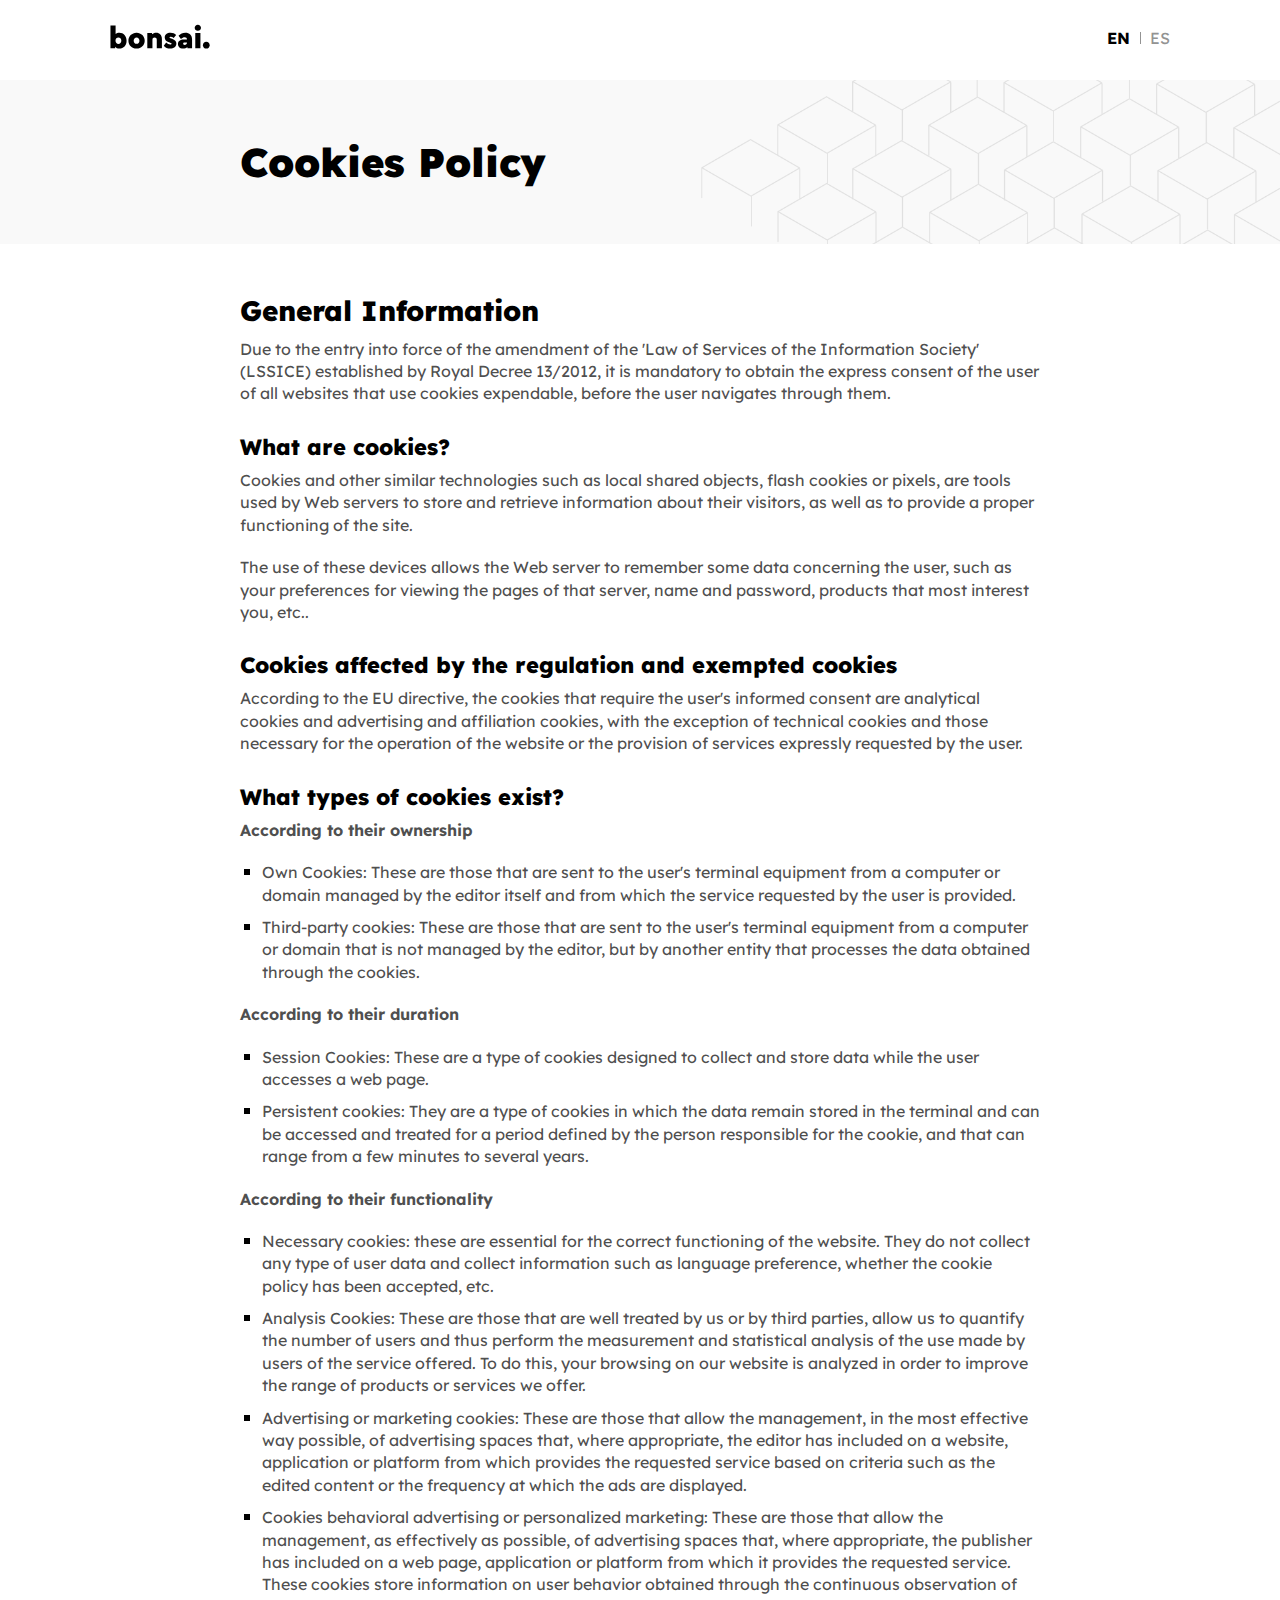
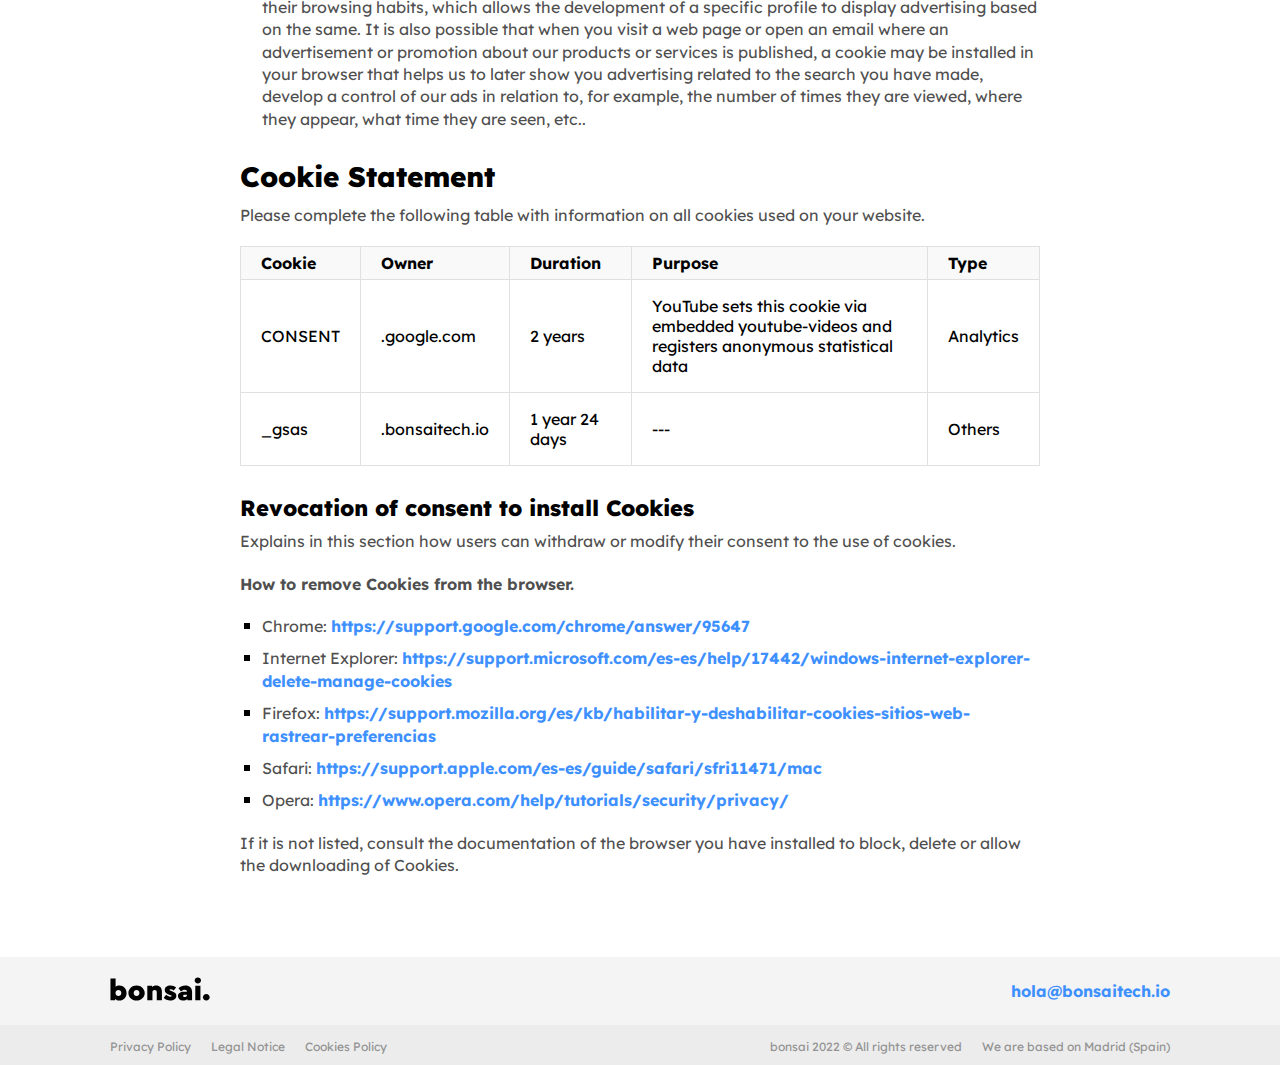
<file: cookies/index.html>
<!DOCTYPE html><html><head><meta charSet="utf-8"/><meta http-equiv="x-ua-compatible" content="ie=edge"/><meta name="viewport" content="width=device-width, initial-scale=1, shrink-to-fit=no"/><meta name="generator" content="Gatsby 4.23.1"/><meta name="theme-color" content="#fff"/><style data-href="/styles.a7e12eb4056ebb092e34.css" data-identity="gatsby-global-css">@import url(https://fonts.googleapis.com/css2?family=Lexend:wght@200;300;400;500;700;900&display=swap);.body{font-family:Lexend,sans-serif;font-size:1.2;line-height:normal}/*! normalize.css v3.0.2 | MIT License | git.io/normalize */html{-ms-text-size-adjust:100%;-webkit-text-size-adjust:100%;font-family:sans-serif}body{margin:0}article,aside,details,figcaption,figure,footer,header,hgroup,main,menu,nav,section,summary{display:block}audio,canvas,progress,video{display:inline-block;vertical-align:baseline}audio:not([controls]){display:none;height:0}[hidden],template{display:none}a{background-color:transparent}a:active,a:hover{outline:0}abbr[title]{border-bottom:1px dotted}b,strong{font-weight:700}dfn{font-style:italic}h1{font-size:2em;margin:.67em 0}mark{background:#ff0;color:#000}small{font-size:80%}sub,sup{font-size:75%;line-height:0;position:relative;vertical-align:baseline}sup{top:-.5em}sub{bottom:-.25em}img{border:0}svg:not(:root){overflow:hidden}figure{margin:1em 40px}hr{box-sizing:content-box;height:0}pre{overflow:auto}code,kbd,pre,samp{font-family:monospace,monospace;font-size:1em}button,input,optgroup,select,textarea{color:inherit;font:inherit;margin:0}button{overflow:visible;padding:0}button,select{text-transform:none}button,html input[type=button],input[type=reset],input[type=submit]{-webkit-appearance:button;cursor:pointer}button[disabled],html input[disabled]{cursor:default}button::-moz-focus-inner,input::-moz-focus-inner{border:0;padding:0}input{line-height:normal}input[type=checkbox],input[type=radio]{box-sizing:border-box;padding:0}input[type=number]::-webkit-inner-spin-button,input[type=number]::-webkit-outer-spin-button{height:auto}input[type=search]{-webkit-appearance:textfield;box-sizing:content-box}input[type=search]::-webkit-search-cancel-button,input[type=search]::-webkit-search-decoration{-webkit-appearance:none}fieldset{border:1px solid silver;margin:0 2px;padding:.35em .625em .75em}legend{border:0;padding:0}textarea{overflow:auto}optgroup{font-weight:700}table{border-collapse:collapse;border-spacing:0}td,th{padding:0}*{box-sizing:border-box}html{font-size:16px;scroll-behavior:smooth}body{-webkit-font-smoothing:antialiased;-moz-osx-font-smoothing:grayscale;background:#fff;font-family:Lexend,sans-serif;font-size:1.2;line-height:normal;overflow-x:hidden}iframe,img{max-width:100%}img{height:auto}h1,h2,h3,h4,h5,h6{margin:0}dd,dl,ol,ul{list-style:none;margin:0;padding:0}p{margin:0}a{color:inherit;text-decoration:none}a:focus,a:hover{outline:none}.wrapper{margin:0 auto;max-width:1100px;padding:0 20px}svg{height:26px;width:26px}svg path{fill:currentColor}@-webkit-keyframes fade-in{0%{opacity:0}to{opacity:1}}@keyframes fade-in{0%{opacity:0}to{opacity:1}}@-webkit-keyframes fade-out{0%{opacity:1}to{opacity:0}}@keyframes fade-out{0%{opacity:1}to{opacity:0}}@-webkit-keyframes scale{0%{opacity:0;-webkit-transform:scale(0);transform:scale(0)}to{opacity:1;-webkit-transform:scale(1.2);transform:scale(1.2)}}@keyframes scale{0%{opacity:0;-webkit-transform:scale(0);transform:scale(0)}to{opacity:1;-webkit-transform:scale(1.2);transform:scale(1.2)}}@-webkit-keyframes overflow{0%{overflow:hidden}to{overflow:auto}}@keyframes overflow{0%{overflow:hidden}to{overflow:auto}}@-webkit-keyframes pulse-in{0%{box-shadow:0 0 0 0 hsla(0,0%,58%,.2)}to{box-shadow:6px 6px 0 0 hsla(0,0%,58%,.4)}}@keyframes pulse-in{0%{box-shadow:0 0 0 0 hsla(0,0%,58%,.2)}to{box-shadow:6px 6px 0 0 hsla(0,0%,58%,.4)}}@-webkit-keyframes pulse-out{0%{box-shadow:6px 6px 0 0 hsla(0,0%,58%,.4)}to{box-shadow:0 0 0 0 hsla(0,0%,58%,.2)}}@keyframes pulse-out{0%{box-shadow:6px 6px 0 0 hsla(0,0%,58%,.4)}to{box-shadow:0 0 0 0 hsla(0,0%,58%,.2)}}@-webkit-keyframes appear-cube-icon{0%{-webkit-transform:translate(-50%) scale(1);transform:translate(-50%) scale(1)}to{-webkit-transform:translate(-50%,-16px) scale(1.1);transform:translate(-50%,-16px) scale(1.1)}}@keyframes appear-cube-icon{0%{-webkit-transform:translate(-50%) scale(1);transform:translate(-50%) scale(1)}to{-webkit-transform:translate(-50%,-16px) scale(1.1);transform:translate(-50%,-16px) scale(1.1)}}@-webkit-keyframes nav-item-hover{0%{-webkit-transform:scaleX(0);transform:scaleX(0)}to{-webkit-transform:scaleX(100%);transform:scaleX(100%)}}@keyframes nav-item-hover{0%{-webkit-transform:scaleX(0);transform:scaleX(0)}to{-webkit-transform:scaleX(100%);transform:scaleX(100%)}}@-webkit-keyframes appear-top{0%{opacity:0;-webkit-transform:translateY(-10%);transform:translateY(-10%)}to{opacity:1;-webkit-transform:translateY(0);transform:translateY(0)}}@keyframes appear-top{0%{opacity:0;-webkit-transform:translateY(-10%);transform:translateY(-10%)}to{opacity:1;-webkit-transform:translateY(0);transform:translateY(0)}}@media(min-width:47.5em){.hide-in-desktop{display:none}}.show-in-mobile{display:block}@media(min-width:47.5em){.show-in-mobile{display:none}}.show-in-tablet{display:none}@media(min-width:47.5em){.show-in-tablet{display:block}}.show-in-desktop{display:none}@media(min-width:60em){.show-in-desktop{display:block}}.screen-reader-text{clip:rect(1px,1px,1px,1px);word-wrap:normal;border:0;-webkit-clip-path:inset(50%);clip-path:inset(50%);height:.0625rem;margin:-.0625rem;overflow:hidden;padding:0;position:absolute;width:.0625rem}.screen-reader-link{opacity:0}.emphasis-text,.link{color:#3e90ff}.link{font-weight:700}.link:hover{color:#0b73ff}.banner,.disable-scroll-mobile{overflow:hidden}.banner{background:#f9f9f9;padding:60px 20px;position:relative}.banner .pattern{max-width:1500px;position:absolute;right:-278px;top:-228px;width:900px}.basic-list li{margin-bottom:10px;padding-left:22px;position:relative}.basic-list li:before{background:#000;content:"";height:6px;left:4px;position:absolute;top:8px;width:6px}.basic-table{border-collapse:collapse;width:100%}.basic-table-wrapper{overflow:auto}.basic-table td,.basic-table th{border:1px solid #e0e0e0;text-align:left}.basic-table th{background:#f9f9f9;padding:6px 20px}.basic-table td{padding:16px 20px}.outer-wrapper .header{height:60px;left:0;position:fixed;right:0;top:0;z-index:99}.outer-wrapper .content{padding-top:60px}@media(min-width:47.5em){.outer-wrapper .header{height:80px}.outer-wrapper .content{padding-top:80px}}.intro-heading{max-width:800px}.intro-heading .pre-title{margin-bottom:10px}.inner-wrapper{margin:0 auto;max-width:800px}.header{background:#fff;padding:16px 0}.header .wrapper{align-items:center;display:flex}.header .main-nav{display:flex;flex:1 1 auto;justify-content:end}.header .logo{width:100px}.header .button-menu{background:transparent;border:none;box-shadow:none;position:absolute;right:16px;top:24px}.header.open-menu .hamburger:before{-webkit-transform:translateY(.75rem) rotate(45deg);transform:translateY(.75rem) rotate(45deg)}.header.open-menu .hamburger:after{-webkit-transform:translateY(-.75rem) rotate(-45deg);transform:translateY(-.75rem) rotate(-45deg)}.header.open-menu .main-nav{-webkit-animation:appear-top .3s ease;animation:appear-top .3s ease;background:#fff;border-bottom:1px solid #f9f9f9;box-shadow:0 12px 36px -8px rgba(0,0,0,.1);display:block;left:0;padding-bottom:10px;position:fixed;right:0;top:60px}.header.open-menu .lang-selector,.header.open-menu .nav-item{display:block;margin:0;padding:10px 20px}.header.open-menu .nav-item:hover:after{display:none}@media(max-width:47.49em){.header .main-nav{display:none}}@media(min-width:47.5em){.header{padding:24px 0}.header .button-menu{display:none}}.main-nav .nav-item{font-size:15px;font-weight:500;margin-left:24px;padding:4px;position:relative;transition:color .3s ease-in-out}.main-nav .nav-item:after{background-color:#000;bottom:-3px;content:"";height:2px;left:0;position:absolute;-webkit-transform:scaleX(0);transform:scaleX(0);-webkit-transform-origin:0 0;transform-origin:0 0;width:100%}.main-nav .lang-selector{margin-left:40px}@media(min-width:47.5em){.main-nav .nav-item:hover:after{-webkit-animation:nav-item-hover .3s ease both;animation:nav-item-hover .3s ease both}}.lang-selector{padding:4px 0}.lang-selector .lang-item{background:transparent;border:none;box-shadow:none;color:#939393}.lang-selector .lang-item:not(.active):hover{color:#6d6d6d}.lang-selector .lang-item.active{color:#000;font-weight:700}.lang-selector .lang-item:last-child{margin-left:10px;padding-left:10px;position:relative}.lang-selector .lang-item:last-child:before{background-color:#939393;content:"";height:12px;left:0;position:absolute;top:4px;width:1px}.hamburger{display:block;height:10px;position:relative;width:22px}.hamburger:after,.hamburger:before{background:#000;content:"";height:3px;left:0;position:absolute;transition:-webkit-transform .3s ease-in-out;transition:transform .3s ease-in-out;transition:transform .3s ease-in-out,-webkit-transform .3s ease-in-out;width:100%}.hamburger:before{left:0;top:0;-webkit-transform-origin:top right;transform-origin:top right}.hamburger:after{left:0;top:.5rem;-webkit-transform-origin:bottom right;transform-origin:bottom right}.footer .logo{margin-right:20px;width:100px}.footer-main{background:#f4f4f4;padding:20px 0}.footer-extra{background:#ececec;padding:10px 0}.footer-extra a:hover{text-decoration:underline}.footer .social-item{align-items:center;cursor:pointer;display:inline-flex;height:20px;justify-content:center;margin-left:10px;width:20px}.footer-caption{color:#939393;font-size:12px}.footer .nav-item,.footer-caption:not(:last-child){margin-right:20px}@media(max-width:47.49em){.footer .logo{margin-bottom:6px}.footer .nav-item{display:block;margin:0;padding-left:0}.footer-social .link{display:block;margin-bottom:10px}.footer-social .social-item{margin:0 10px 0 0}.footer .right-slot .footer-caption{display:block;margin-bottom:2px}.footer-caption{font-size:14px}}@media(min-width:47.5em){.footer-main .wrapper{align-items:center;display:flex}.footer-main .footer-social{margin-left:auto}.footer-extra .wrapper,.footer-social{align-items:center;display:flex}.footer-extra .right-slot{margin-left:auto}}.alpha{font-size:40px;font-weight:900;line-height:1.1}@media(min-width:760px){.alpha{font-size:56px}}@media(min-width:960px){.alpha{font-size:62px}}.beta{font-size:30px;font-weight:900;line-height:1.1}@media(min-width:760px){.beta{font-size:34px}}@media(min-width:960px){.beta{font-size:40px}}.gamma{font-size:24px;font-weight:900;line-height:1.2}@media(min-width:960px){.gamma{font-size:28px;font-weight:900;line-height:1.2}}.delta{font-size:22px;font-weight:500;line-height:1.1}.intro-text{font-size:22px;font-weight:300;line-height:1.2}@media(min-width:760px){.intro-text{font-size:26px}}@media(min-width:960px){.intro-text{font-size:28px}}.basic-text,.text{font-size:18px;font-weight:300;line-height:1.2}.text{color:#939393;font-weight:500}.cta-text{font-size:20px;font-weight:400;line-height:1.2}@media(min-width:760px){.cta-text{font-size:22px;font-weight:400;line-height:1.2}}.pre-title{color:rgba(0,0,0,.4);font-size:16px;font-weight:400;line-height:1.2;text-transform:uppercase}@media(min-width:760px){.pre-title{font-size:20px;font-weight:400;line-height:1.2}}.button{align-items:center;-webkit-animation:border-white .5s ease;animation:border-white .5s ease;cursor:pointer;display:inline-flex;height:60px;justify-content:center;position:relative}.button .icon{display:inline-block;height:36px;width:36px}.button .icon svg,.button:after{height:100%;width:100%}.button:after{-webkit-animation:pulse-out .3s;animation:pulse-out .3s;content:"";left:0;position:absolute;top:0}.button-content{align-items:center;background:#000;color:#fff;display:inline-flex;font-size:16px;font-weight:700;height:100%;justify-content:center;padding:0 20px;position:relative;transition:-webkit-transform .1s ease-in-out;transition:transform .1s ease-in-out;transition:transform .1s ease-in-out,-webkit-transform .1s ease-in-out;width:100%;z-index:22}.button:focus:after,.button:hover:after{-webkit-animation:pulse-in .3s both;animation:pulse-in .3s both}.button.is-clear .button-content{background:#fff;color:#000}.brick{background:#fff;padding:80px 0}.brick.dark{background:#000;color:#fff}.brick.dark .basic-list{color:hsla(0,0%,100%,.7)}.brick.dark .basic-list li:before{background:hsla(0,0%,100%,.7)}.brick.grey{background:#f9f9f9}@media(min-width:60em){.brick{padding:120px 0}}.claims .beta{max-width:780px}.claims .basic-list li{font-weight:400}@media(min-width:60em){.claims{padding-bottom:50px}.claims .wrapper{max-width:900px}}.whyus{padding:100px 0 60px}.whyus .delta{margin-bottom:10px;opacity:.9}.whyus p{font-size:15px;opacity:.7}.whyus-group{padding:40px 0}.whyus .icon-block{flex:1 1 33.3%;margin-bottom:40px;padding-right:60px}.whyus .icon-block img{margin-left:-8px;width:60px}@media(min-width:60em){.whyus-group{display:flex;flex-wrap:wrap;padding:60px 0 20px}.whyus .delta{display:flex;flex-direction:column;justify-content:flex-end;min-height:57px}.icon-block-title{align-items:flex-start;display:flex}.icon-block-title img{flex-shrink:0;margin-right:6px}}.card{background:#fff;margin-bottom:40px;padding:38px 40px 40px}.card .gamma{margin-bottom:6px}.card .button{margin-top:10px}.card .button+.button{margin-left:20px}.card p{color:#939393;margin-bottom:10px}.card.w-50{display:flex;flex-direction:column}.card.w-50 .button{margin-top:auto;width:100%}.hero{background:#fff;overflow:hidden;padding:80px 0 100px}.hero,.hero-info{position:relative}.hero-info{max-width:730px;z-index:10}.hero-pattern{max-width:none;position:absolute;right:0;top:28%;width:150%;z-index:1}.hero .alpha{margin-bottom:20px}.hero .intro-text{color:#939393;font-weight:200;max-width:600px}.hero .intro-text strong{color:#3e90ff}.hero .button{margin-top:30px}@media(max-width:32.49em){.hero .animated-grid{right:-90%;top:20%}}@media(min-width:32.5em)and (max-width:47.49em){.hero .animated-grid{right:-60%;top:20%}}@media(min-width:47.5em)and (max-width:59.99em){.hero .animated-grid{right:-40%;top:15%}}@media(min-width:32.5em){.hero-info{width:90%}}@media(min-width:60em){.hero{height:781px;padding:180px 0 250px}.hero-pattern{max-width:1500px;right:0;top:0;width:100%}}.animated-grid{pointer-events:none;position:absolute;right:-194px;top:-58px}.animated-grid .viewport{height:835px;width:1065px}.animated-grid canvas{background:#fff;border:none;opacity:0;outline:none;transition:opacity 1s ease-out}.animated-grid canvas.visible{opacity:1}.cube-e,.cube-n,.cube-s,.cube-w{height:146.03448px;position:absolute;transition:-webkit-transform .9s cubic-bezier(0,0,0,1.18);transition:transform .9s cubic-bezier(0,0,0,1.18);transition:transform .9s cubic-bezier(0,0,0,1.18),-webkit-transform .9s cubic-bezier(0,0,0,1.18);transition-delay:.6s;width:110px}.cube-n{left:68.75px;top:0;z-index:1}.cube-s{left:68.75px;top:81.7763157895px;z-index:3}.cube-e{left:137.5px}.cube-e,.cube-w{top:40.88816px;z-index:2}.cube-w{left:0}.cube-skirt{left:-1px;min-width:248.5px;position:absolute;top:112.33422px;z-index:10}.cube-grid{flex-shrink:0;height:216.03448px;margin-top:42.52368px;position:relative;top:10px;width:247.5px}.cube-grid .icon{background:#000;border-radius:20px;color:#3e90ff;height:54px;left:50%;position:absolute;top:-4px;-webkit-transform:translateX(-50%);transform:translateX(-50%);width:50px;width:54px;z-index:10}.cube-grid.activated .icon{-webkit-animation:appear-cube-icon .9s both;animation:appear-cube-icon .9s both;-webkit-animation-delay:.75s;animation-delay:.75s}.cube-grid.is-east.activated .cube-e,.cube-grid.is-north.activated .cube-n,.cube-grid.is-south.activated .cube-s,.cube-grid.is-west.activated .cube-w{-webkit-transform:translateY(-45.7947368421px);transform:translateY(-45.7947368421px)}@media(min-width:47.5em){.cube-grid.is-north{top:60px}}.visual-block{margin:40px 0;max-width:910px}.visual-block .gamma{margin-bottom:20px}.visual-block .basic-text{color:hsla(0,0%,100%,.8);margin-bottom:3px}.visual-block .block-content{color:hsla(0,0%,100%,.8);font-weight:400;line-height:1.4}.visual-block .block-content p{margin-bottom:16px}.visual-block.reverse .cube-grid{order:-1}.visual-block.reverse .info{margin-left:auto}.visual-block .cube-grid{margin:100px auto 0}@media(min-width:47.5em){.visual-block{align-items:center;display:flex;margin:80px 0}.visual-block .info{flex:1 1 auto;padding-right:90px}.visual-block .cube-grid{margin:0 auto}.visual-block.reverse .info{padding:0 0 0 90px}}.cta .beta{margin-bottom:10px;max-width:600px}.cta-text{color:#939393;max-width:600px}.cta-action{margin-top:20px}@media(min-width:47.5em){.cta .wrapper{align-items:center;display:flex}.cta-info{flex:1 1 auto;padding-right:40px}.cta-action{flex:0 0 auto;margin:0 0 0 auto}}@media(min-width:60em){.cta{padding:120px 0}}.info-block{margin:60px 0}.info-block .gamma,.info-block p{margin-bottom:10px}.info-block .basic-text{color:#939393}.about{overflow:hidden;position:relative}.about .intro-heading{position:relative;z-index:10}.about .animated-grid{position:absolute;right:-350px;top:-200px;z-index:1}@media(min-width:60em){.about{padding:120px 0}}.team{margin-top:40px;position:relative;z-index:10}.team-member{align-items:center;display:flex;margin-bottom:60px}.team-image{flex-shrink:0;height:auto;margin-right:20px;position:relative;width:116px}.team-image img{display:block;position:relative;z-index:10}.team-name{font-size:24px;font-weight:900}.team-position{color:#939393;font-size:14px;margin-bottom:5px;text-transform:uppercase}.team-description{font-size:15px;max-width:90%;opacity:.8}@media(max-width:47.49em){.team-member{align-items:flex-start}.team-description{max-width:100%}}@media(min-width:47.5em){.team{align-items:center;display:flex;flex-wrap:wrap}.team-member{flex:1 1 50%}.team-member:nth-child(odd){padding-right:20px}}.values{padding-bottom:60px}@media(min-width:47.5em){.values-block{display:flex;margin-left:-30px}.values .info-block{flex:1 1 33.3%;padding:0 30px}}@media(min-width:60em){.values{padding-bottom:100px}}.contact{overflow:hidden;padding-bottom:0;position:relative}.contact .pattern{max-width:1500px;position:absolute;right:-376px;top:-114px;width:900px;z-index:1}.contact .card{flex:1 1 auto}.contact .card-grid{display:flex;flex-wrap:wrap;margin:40px 0;max-width:750px;position:relative;z-index:2}.contact .button-content{padding:0 14px}@media(min-width:47.5em){.contact .card.w-50{flex-basis:calc(50% - 20px);flex-grow:0;flex-shrink:0}.contact .card.w-50:first-child{margin-right:40px}}@media(min-width:60em){.contact{padding-bottom:50px}}.quote{position:relative}.quote .wrapper{display:flex}.quote-info{flex:1 1 auto;padding-right:40px}.quote-text{font-size:24px;font-style:italic;font-weight:300;font-weight:400;line-height:1.2;margin-bottom:16px}@media(min-width:760px){.quote-text{font-size:26px;font-weight:300;line-height:1.2}}.quote-author{color:rgba(0,0,0,.8);font-weight:500;margin-bottom:2px;text-transform:uppercase}.quote-position{color:rgba(0,0,0,.4);font-size:16px}.quote-graphic{flex:0 0 140px;margin:0 auto}@media(max-width:47.49em){.quote-graphic{position:absolute;right:20px;top:24px;width:120px}}.map{background:#f9f9f9;height:400px;padding:0;width:100%}.map,.map .wrapper{position:relative}.map-info-box{background:#000;color:#fff;display:inline-block;max-width:300px;padding:30px 26px 30px 30px}.map-info-box .text{margin-top:10px}.map .map-info-box{left:20px;position:absolute;top:-40px;z-index:10}.map iframe{border:none;height:400px;min-width:0;width:100%}.services .card-grid{margin-top:40px}.services .intro-heading .text{font-size:20px;font-weight:300;margin-top:16px}@media(min-width:47.5em){.services{padding:100px 0}.services .intro-heading .text{font-size:22px}.services .card-grid{display:flex}.services .card-grid .card{flex-basis:calc(50% - 20px);flex-grow:1;flex-shrink:1}.services .card-grid .card:first-child{margin-right:40px}}.generic-content{padding:20px 20px 60px}.generic-content h1{margin-bottom:26px}.generic-content h2,.generic-content h3,.generic-content h4,.generic-content h5,.generic-content h6{font-weight:800;margin:30px 0 10px}.generic-content p,.generic-content ul{color:rgba(0,0,0,.7);font-weight:400;line-height:1.4;margin-bottom:20px}.generic-content li{margin-bottom:10px}.generic-content .link{word-break:break-word}.not-found-page{padding:40px}.not-found-page .content{margin:0 auto;max-width:800px;position:relative;z-index:10}.not-found-page .button{margin:20px 0;min-width:200px}.not-found-page .alpha,.not-found-page .beta{margin-bottom:20px}.not-found-page .animated-grid{right:-70%;top:10%}.not-found-page .intro-text{margin-bottom:30px}.not-found-page .logo{display:block;margin-bottom:110px;width:100px}@media(min-width:60em){.not-found-page .animated-grid{right:-251px;top:0}}</style><link rel="icon" href="/favicon-32x32.png?v=a4bff2874d43490bee7c8938ffccc138" type="image/png"/><link rel="manifest" href="/manifest.webmanifest" crossorigin="use-credentials"/><link rel="apple-touch-icon" sizes="48x48" href="/icons/icon-48x48.png?v=a4bff2874d43490bee7c8938ffccc138"/><link rel="apple-touch-icon" sizes="72x72" href="/icons/icon-72x72.png?v=a4bff2874d43490bee7c8938ffccc138"/><link rel="apple-touch-icon" sizes="96x96" href="/icons/icon-96x96.png?v=a4bff2874d43490bee7c8938ffccc138"/><link rel="apple-touch-icon" sizes="144x144" href="/icons/icon-144x144.png?v=a4bff2874d43490bee7c8938ffccc138"/><link rel="apple-touch-icon" sizes="192x192" href="/icons/icon-192x192.png?v=a4bff2874d43490bee7c8938ffccc138"/><link rel="apple-touch-icon" sizes="256x256" href="/icons/icon-256x256.png?v=a4bff2874d43490bee7c8938ffccc138"/><link rel="apple-touch-icon" sizes="384x384" href="/icons/icon-384x384.png?v=a4bff2874d43490bee7c8938ffccc138"/><link rel="apple-touch-icon" sizes="512x512" href="/icons/icon-512x512.png?v=a4bff2874d43490bee7c8938ffccc138"/></head><body><div id="___gatsby"><div style="outline:none" tabindex="-1" id="gatsby-focus-wrapper"><div class="outer-wrapper"><header class="header"><div class="wrapper"><a class="logo" href="/"><img class="logo" alt="Bonsai" src="[data-uri]"/></a><nav class="main-nav"><div class="lang-selector"><button class="lang-item active" aria-label="button language selection" disabled="">EN</button><button class="lang-item" aria-label="button language selection">ES</button></div></nav></div></header><div class="content"><div class="banner"><img src="/static/grid-0f9aebb541bc4c2b2cad85e85c002028.png" alt="pattern" class="pattern"/><div class="inner-wrapper"><h1 class="beta">Cookies Policy</h1></div></div><div class="generic-content"><div class="inner-wrapper"><h2 class="gamma">General Information</h2><p>Due to the entry into force of the amendment of the &#x27;Law of Services of the Information Society&#x27; (LSSICE) established by Royal Decree 13/2012, it is mandatory to obtain the express consent of the user of all websites that use cookies expendable, before the user navigates through them.</p><h3 class="delta">What are cookies?</h3><p>Cookies and other similar technologies such as local shared objects, flash cookies or pixels, are tools used by Web servers to store and retrieve information about their visitors, as well as to provide a proper functioning of the site.</p><p>The use of these devices allows the Web server to remember some data concerning the user, such as your preferences for viewing the pages of that server, name and password, products that most interest you, etc..</p><h3 class="delta">Cookies affected by the regulation and exempted cookies</h3><p>According to the EU directive, the cookies that require the user&#x27;s informed consent are analytical cookies and advertising and affiliation cookies, with the exception of technical cookies and those necessary for the operation of the website or the provision of services expressly requested by the user.</p><h3 class="delta">What types of cookies exist?</h3><p><strong>According to their ownership</strong></p><ul class="basic-list"><li>Own Cookies: These are those that are sent to the user&#x27;s terminal equipment from a computer or domain managed by the editor itself and from which the service requested by the user is provided.</li><li>Third-party cookies: These are those that are sent to the user&#x27;s terminal equipment from a computer or domain that is not managed by the editor, but by another entity that processes the data obtained through the cookies.</li></ul><p><strong>According to their duration</strong></p><ul class="basic-list"><li>Session Cookies: These are a type of cookies designed to collect and store data while the user accesses a web page.</li><li>Persistent cookies: They are a type of cookies in which the data remain stored in the terminal and can be accessed and treated for a period defined by the person responsible for the cookie, and that can range from a few minutes to several years.</li></ul><p><strong>According to their functionality  </strong></p><ul class="basic-list"><li>Necessary cookies: these are essential for the correct functioning of the website. They do not collect any type of user data and collect information such as language preference, whether the cookie policy has been accepted, etc.</li><li>Analysis Cookies: These are those that are well treated by us or by third parties, allow us to quantify the number of users and thus perform the measurement and statistical analysis of the use made by users of the service offered. To do this, your browsing on our website is analyzed in order to improve the range of products or services we offer.</li><li>Advertising or marketing cookies: These are those that allow the management, in the most effective way possible, of advertising spaces that, where appropriate, the editor has included on a website, application or platform from which provides the requested service based on criteria such as the edited content or the frequency at which the ads are displayed.</li><li>Cookies behavioral advertising or personalized marketing: These are those that allow the management, as effectively as possible, of advertising spaces that, where appropriate, the publisher has included on a web page, application or platform from which it provides the requested service. These cookies store information on user behavior obtained through the continuous observation of their browsing habits, which allows the development of a specific profile to display advertising based on the same. It is also possible that when you visit a web page or open an email where an advertisement or promotion about our products or services is published, a cookie may be installed in your browser that helps us to later show you advertising related to the search you have made, develop a control of our ads in relation to, for example, the number of times they are viewed, where they appear, what time they are seen, etc..</li></ul><h2 class="gamma">Cookie Statement</h2><p>Please complete the following table with information on all cookies used on your website.</p><div class="basic-table-wrapper"><table class="basic-table"><tr><th>Cookie</th><th>Owner</th><th>Duration</th><th>Purpose</th><th>Type</th></tr><tr><td>CONSENT</td><td>.google.com</td><td>2 years</td><td>YouTube sets this cookie via embedded youtube-videos and registers anonymous statistical data</td><td>Analytics</td></tr><tr><td>_gsas </td><td>.bonsaitech.io</td><td>1 year 24 days</td><td>---</td><td>Others</td></tr></table></div><h3 class="delta">Revocation of consent to install Cookies</h3><p>Explains in this section how users can withdraw or modify their consent to the use of cookies.  </p><p><strong>How to remove Cookies from the browser.</strong></p><ul class="basic-list"><li>Chrome: <!-- --><a class="link" target="_blank" rel="noopener noreferrer" href="https://support.google.com/chrome/answer/95647"> https://support.google.com/chrome/answer/95647 <!-- --></a></li><li>Internet Explorer: <!-- --><a class="link" target="_blank" rel="noopener noreferrer" href="https://support.microsoft.com/es-es/windows/eliminar-y-administrar-cookies-168dab11-0753-043d-7c16-ede5947fc64d"> https://support.microsoft.com/es-es/help/17442/windows-internet-explorer-delete-manage-cookies <!-- --></a></li><li>Firefox: <!-- --><a class="link" target="_blank" rel="noopener noreferrer" href="https://support.mozilla.org/es/kb/habilitar-y-deshabilitar-cookies-sitios-web-rastrear-preferencias"> https://support.mozilla.org/es/kb/habilitar-y-deshabilitar-cookies-sitios-web-rastrear-preferencias <!-- --></a></li><li>Safari: <!-- --><a class="link" target="_blank" rel="noopener noreferrer" href="https://support.apple.com/es-es/guide/safari/sfri11471/mac"> https://support.apple.com/es-es/guide/safari/sfri11471/mac <!-- --></a></li><li>Opera: <!-- --><a class="link" target="_blank" rel="noopener noreferrer" href="https://help.opera.com/en/latest/web-preferences/"> https://www.opera.com/help/tutorials/security/privacy/ <!-- --></a></li></ul><p>If it is not listed, consult the documentation of the browser you have installed to block, delete or allow the downloading of Cookies.</p></div></div></div><header class="footer"><div class="footer-main"><div class="wrapper"><a class="logo" href="/"><img class="logo" alt="Bonsai" src="[data-uri]"/></a><div class="footer-social"><a class="link" href="mailto:hola@bonsaitech.io">hola@bonsaitech.io</a></div></div></div><div class="footer-extra"><div class="wrapper"><div class="left-slot"><a class="footer-caption" href="/privacy">Privacy Policy</a><a class="footer-caption" href="/legal">Legal Notice</a><a class="footer-caption" href="/cookies">Cookies Policy</a></div><div class="right-slot"><span class="footer-caption">bonsai 2022 © <!-- -->All rights reserved<!-- --></span><span class="footer-caption">We are based on Madrid (Spain)</span></div></div></div></header></div></div><div id="gatsby-announcer" style="position:absolute;top:0;width:1px;height:1px;padding:0;overflow:hidden;clip:rect(0, 0, 0, 0);white-space:nowrap;border:0" aria-live="assertive" aria-atomic="true"></div></div><script id="gatsby-script-loader">/*<![CDATA[*/window.pagePath="/cookies/";window.___webpackCompilationHash="da70a378b5b270d82700";/*]]>*/</script><script id="gatsby-chunk-mapping">/*<![CDATA[*/window.___chunkMapping={"polyfill":["/polyfill-c27d8cd3d0802bcdd086.js"],"app":["/app-2be7ac4edbe7f7c81023.js"],"component---src-pages-404-jsx":["/component---src-pages-404-jsx-1520dc885193f8043d55.js"],"component---src-pages-cookies-es-jsx":["/component---src-pages-cookies-es-jsx-601535187a8c8d63f519.js"],"component---src-pages-cookies-jsx":["/component---src-pages-cookies-jsx-597c567717a815b8b490.js"],"component---src-pages-index-es-jsx":["/component---src-pages-index-es-jsx-3691c4eee9c2073a7342.js"],"component---src-pages-index-jsx":["/component---src-pages-index-jsx-c2237c5a445c5cec3d1c.js"],"component---src-pages-legal-es-jsx":["/component---src-pages-legal-es-jsx-975c97a7f350ebd26480.js"],"component---src-pages-legal-jsx":["/component---src-pages-legal-jsx-fde2e7170258e921ed89.js"],"component---src-pages-privacy-es-jsx":["/component---src-pages-privacy-es-jsx-a94dcedbd3e7fbeffdb1.js"],"component---src-pages-privacy-jsx":["/component---src-pages-privacy-jsx-e5df44970ebe0b908f40.js"]};/*]]>*/</script><script src="/polyfill-c27d8cd3d0802bcdd086.js" nomodule=""></script><script src="/app-2be7ac4edbe7f7c81023.js" async=""></script><script src="/framework-286fc04509efcfdd3187.js" async=""></script><script src="/webpack-runtime-e207e5439455ea2c7a15.js" async=""></script></body></html>
</file>
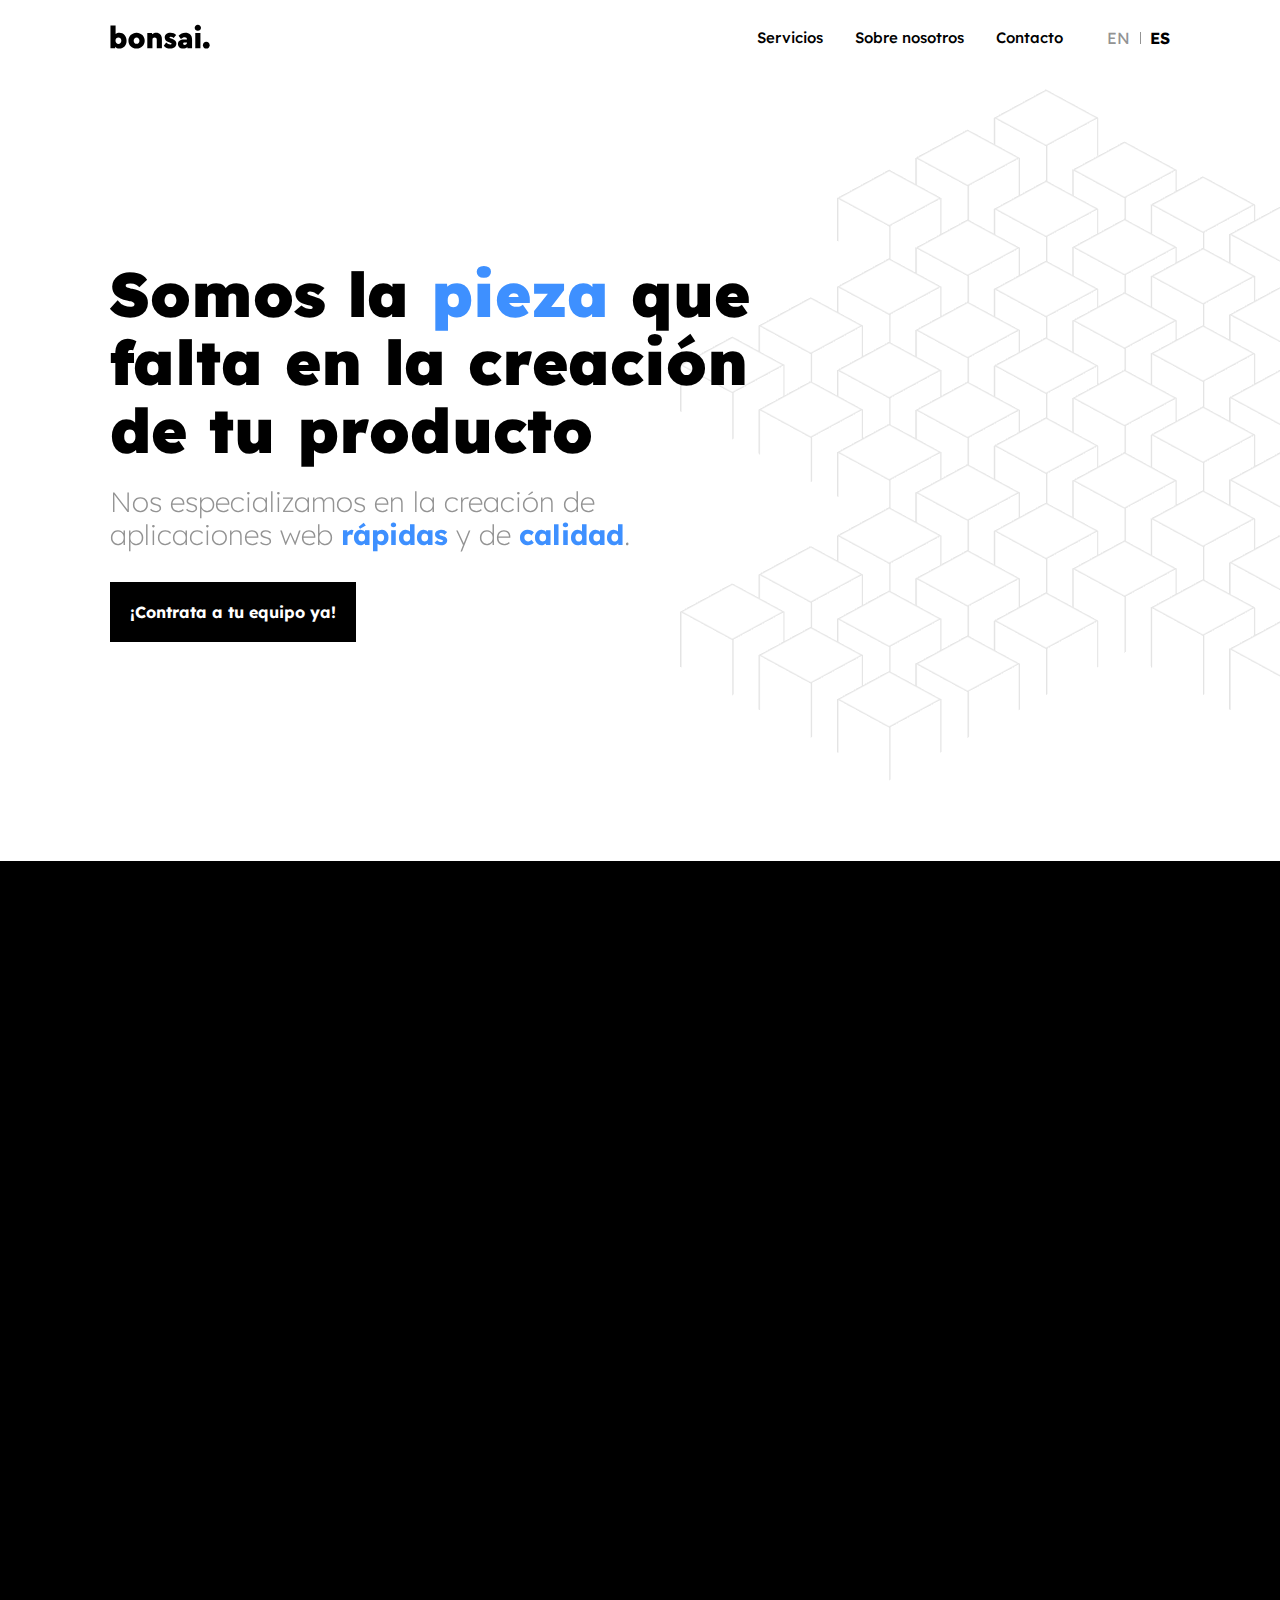
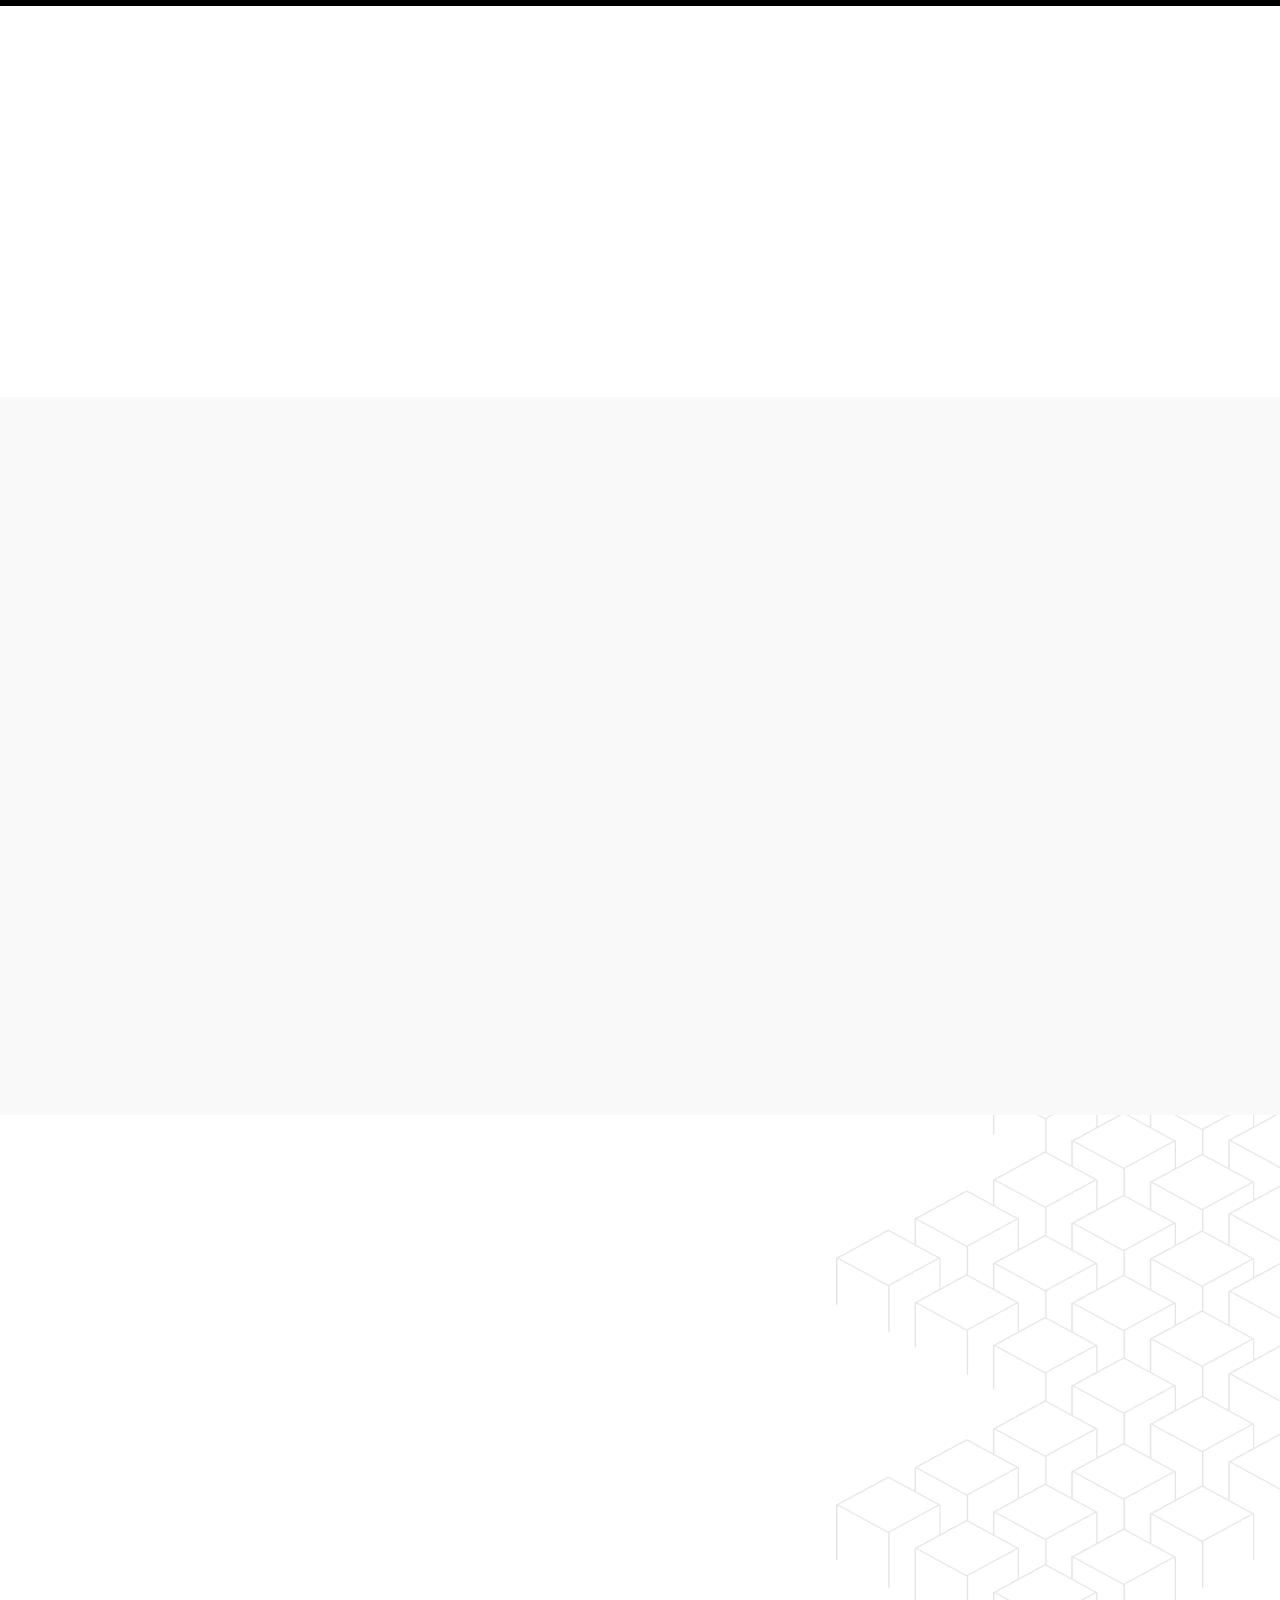
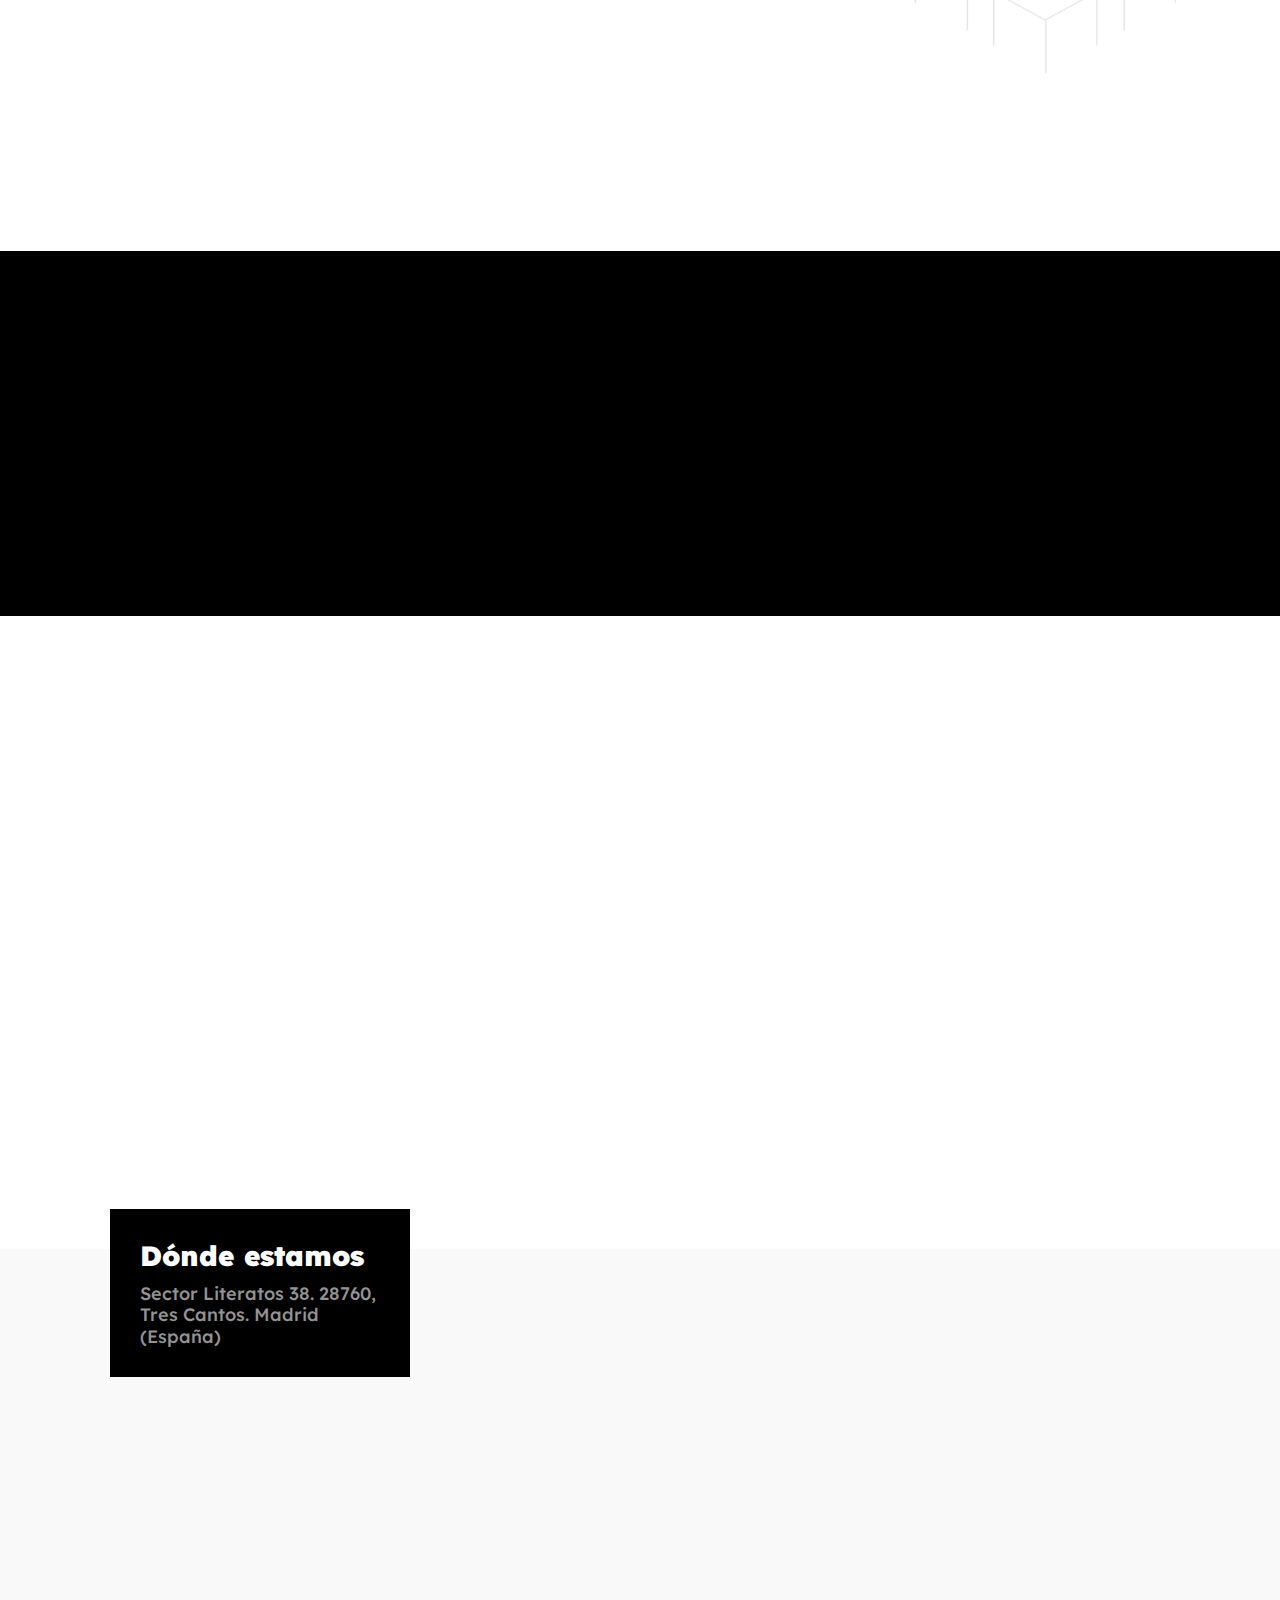
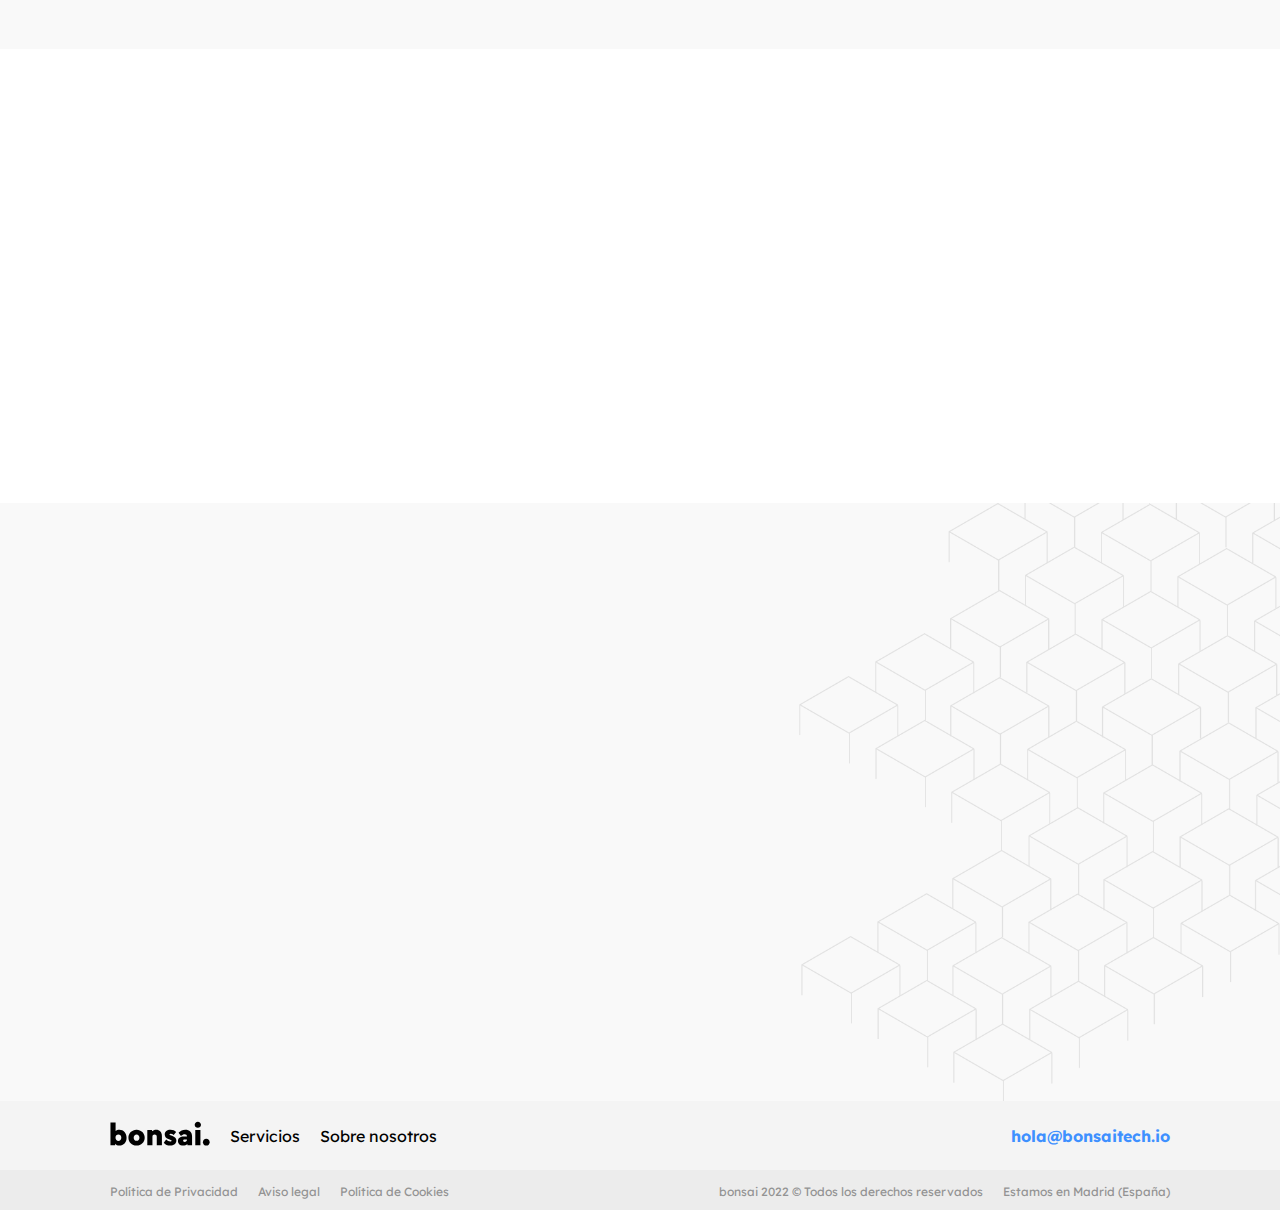
<file: es/index.html>
<!DOCTYPE html><html><head><meta charSet="utf-8"/><meta http-equiv="x-ua-compatible" content="ie=edge"/><meta name="viewport" content="width=device-width, initial-scale=1, shrink-to-fit=no"/><meta name="generator" content="Gatsby 4.23.1"/><meta name="theme-color" content="#fff"/><style data-href="/styles.a7e12eb4056ebb092e34.css" data-identity="gatsby-global-css">@import url(https://fonts.googleapis.com/css2?family=Lexend:wght@200;300;400;500;700;900&display=swap);.body{font-family:Lexend,sans-serif;font-size:1.2;line-height:normal}/*! normalize.css v3.0.2 | MIT License | git.io/normalize */html{-ms-text-size-adjust:100%;-webkit-text-size-adjust:100%;font-family:sans-serif}body{margin:0}article,aside,details,figcaption,figure,footer,header,hgroup,main,menu,nav,section,summary{display:block}audio,canvas,progress,video{display:inline-block;vertical-align:baseline}audio:not([controls]){display:none;height:0}[hidden],template{display:none}a{background-color:transparent}a:active,a:hover{outline:0}abbr[title]{border-bottom:1px dotted}b,strong{font-weight:700}dfn{font-style:italic}h1{font-size:2em;margin:.67em 0}mark{background:#ff0;color:#000}small{font-size:80%}sub,sup{font-size:75%;line-height:0;position:relative;vertical-align:baseline}sup{top:-.5em}sub{bottom:-.25em}img{border:0}svg:not(:root){overflow:hidden}figure{margin:1em 40px}hr{box-sizing:content-box;height:0}pre{overflow:auto}code,kbd,pre,samp{font-family:monospace,monospace;font-size:1em}button,input,optgroup,select,textarea{color:inherit;font:inherit;margin:0}button{overflow:visible;padding:0}button,select{text-transform:none}button,html input[type=button],input[type=reset],input[type=submit]{-webkit-appearance:button;cursor:pointer}button[disabled],html input[disabled]{cursor:default}button::-moz-focus-inner,input::-moz-focus-inner{border:0;padding:0}input{line-height:normal}input[type=checkbox],input[type=radio]{box-sizing:border-box;padding:0}input[type=number]::-webkit-inner-spin-button,input[type=number]::-webkit-outer-spin-button{height:auto}input[type=search]{-webkit-appearance:textfield;box-sizing:content-box}input[type=search]::-webkit-search-cancel-button,input[type=search]::-webkit-search-decoration{-webkit-appearance:none}fieldset{border:1px solid silver;margin:0 2px;padding:.35em .625em .75em}legend{border:0;padding:0}textarea{overflow:auto}optgroup{font-weight:700}table{border-collapse:collapse;border-spacing:0}td,th{padding:0}*{box-sizing:border-box}html{font-size:16px;scroll-behavior:smooth}body{-webkit-font-smoothing:antialiased;-moz-osx-font-smoothing:grayscale;background:#fff;font-family:Lexend,sans-serif;font-size:1.2;line-height:normal;overflow-x:hidden}iframe,img{max-width:100%}img{height:auto}h1,h2,h3,h4,h5,h6{margin:0}dd,dl,ol,ul{list-style:none;margin:0;padding:0}p{margin:0}a{color:inherit;text-decoration:none}a:focus,a:hover{outline:none}.wrapper{margin:0 auto;max-width:1100px;padding:0 20px}svg{height:26px;width:26px}svg path{fill:currentColor}@-webkit-keyframes fade-in{0%{opacity:0}to{opacity:1}}@keyframes fade-in{0%{opacity:0}to{opacity:1}}@-webkit-keyframes fade-out{0%{opacity:1}to{opacity:0}}@keyframes fade-out{0%{opacity:1}to{opacity:0}}@-webkit-keyframes scale{0%{opacity:0;-webkit-transform:scale(0);transform:scale(0)}to{opacity:1;-webkit-transform:scale(1.2);transform:scale(1.2)}}@keyframes scale{0%{opacity:0;-webkit-transform:scale(0);transform:scale(0)}to{opacity:1;-webkit-transform:scale(1.2);transform:scale(1.2)}}@-webkit-keyframes overflow{0%{overflow:hidden}to{overflow:auto}}@keyframes overflow{0%{overflow:hidden}to{overflow:auto}}@-webkit-keyframes pulse-in{0%{box-shadow:0 0 0 0 hsla(0,0%,58%,.2)}to{box-shadow:6px 6px 0 0 hsla(0,0%,58%,.4)}}@keyframes pulse-in{0%{box-shadow:0 0 0 0 hsla(0,0%,58%,.2)}to{box-shadow:6px 6px 0 0 hsla(0,0%,58%,.4)}}@-webkit-keyframes pulse-out{0%{box-shadow:6px 6px 0 0 hsla(0,0%,58%,.4)}to{box-shadow:0 0 0 0 hsla(0,0%,58%,.2)}}@keyframes pulse-out{0%{box-shadow:6px 6px 0 0 hsla(0,0%,58%,.4)}to{box-shadow:0 0 0 0 hsla(0,0%,58%,.2)}}@-webkit-keyframes appear-cube-icon{0%{-webkit-transform:translate(-50%) scale(1);transform:translate(-50%) scale(1)}to{-webkit-transform:translate(-50%,-16px) scale(1.1);transform:translate(-50%,-16px) scale(1.1)}}@keyframes appear-cube-icon{0%{-webkit-transform:translate(-50%) scale(1);transform:translate(-50%) scale(1)}to{-webkit-transform:translate(-50%,-16px) scale(1.1);transform:translate(-50%,-16px) scale(1.1)}}@-webkit-keyframes nav-item-hover{0%{-webkit-transform:scaleX(0);transform:scaleX(0)}to{-webkit-transform:scaleX(100%);transform:scaleX(100%)}}@keyframes nav-item-hover{0%{-webkit-transform:scaleX(0);transform:scaleX(0)}to{-webkit-transform:scaleX(100%);transform:scaleX(100%)}}@-webkit-keyframes appear-top{0%{opacity:0;-webkit-transform:translateY(-10%);transform:translateY(-10%)}to{opacity:1;-webkit-transform:translateY(0);transform:translateY(0)}}@keyframes appear-top{0%{opacity:0;-webkit-transform:translateY(-10%);transform:translateY(-10%)}to{opacity:1;-webkit-transform:translateY(0);transform:translateY(0)}}@media(min-width:47.5em){.hide-in-desktop{display:none}}.show-in-mobile{display:block}@media(min-width:47.5em){.show-in-mobile{display:none}}.show-in-tablet{display:none}@media(min-width:47.5em){.show-in-tablet{display:block}}.show-in-desktop{display:none}@media(min-width:60em){.show-in-desktop{display:block}}.screen-reader-text{clip:rect(1px,1px,1px,1px);word-wrap:normal;border:0;-webkit-clip-path:inset(50%);clip-path:inset(50%);height:.0625rem;margin:-.0625rem;overflow:hidden;padding:0;position:absolute;width:.0625rem}.screen-reader-link{opacity:0}.emphasis-text,.link{color:#3e90ff}.link{font-weight:700}.link:hover{color:#0b73ff}.banner,.disable-scroll-mobile{overflow:hidden}.banner{background:#f9f9f9;padding:60px 20px;position:relative}.banner .pattern{max-width:1500px;position:absolute;right:-278px;top:-228px;width:900px}.basic-list li{margin-bottom:10px;padding-left:22px;position:relative}.basic-list li:before{background:#000;content:"";height:6px;left:4px;position:absolute;top:8px;width:6px}.basic-table{border-collapse:collapse;width:100%}.basic-table-wrapper{overflow:auto}.basic-table td,.basic-table th{border:1px solid #e0e0e0;text-align:left}.basic-table th{background:#f9f9f9;padding:6px 20px}.basic-table td{padding:16px 20px}.outer-wrapper .header{height:60px;left:0;position:fixed;right:0;top:0;z-index:99}.outer-wrapper .content{padding-top:60px}@media(min-width:47.5em){.outer-wrapper .header{height:80px}.outer-wrapper .content{padding-top:80px}}.intro-heading{max-width:800px}.intro-heading .pre-title{margin-bottom:10px}.inner-wrapper{margin:0 auto;max-width:800px}.header{background:#fff;padding:16px 0}.header .wrapper{align-items:center;display:flex}.header .main-nav{display:flex;flex:1 1 auto;justify-content:end}.header .logo{width:100px}.header .button-menu{background:transparent;border:none;box-shadow:none;position:absolute;right:16px;top:24px}.header.open-menu .hamburger:before{-webkit-transform:translateY(.75rem) rotate(45deg);transform:translateY(.75rem) rotate(45deg)}.header.open-menu .hamburger:after{-webkit-transform:translateY(-.75rem) rotate(-45deg);transform:translateY(-.75rem) rotate(-45deg)}.header.open-menu .main-nav{-webkit-animation:appear-top .3s ease;animation:appear-top .3s ease;background:#fff;border-bottom:1px solid #f9f9f9;box-shadow:0 12px 36px -8px rgba(0,0,0,.1);display:block;left:0;padding-bottom:10px;position:fixed;right:0;top:60px}.header.open-menu .lang-selector,.header.open-menu .nav-item{display:block;margin:0;padding:10px 20px}.header.open-menu .nav-item:hover:after{display:none}@media(max-width:47.49em){.header .main-nav{display:none}}@media(min-width:47.5em){.header{padding:24px 0}.header .button-menu{display:none}}.main-nav .nav-item{font-size:15px;font-weight:500;margin-left:24px;padding:4px;position:relative;transition:color .3s ease-in-out}.main-nav .nav-item:after{background-color:#000;bottom:-3px;content:"";height:2px;left:0;position:absolute;-webkit-transform:scaleX(0);transform:scaleX(0);-webkit-transform-origin:0 0;transform-origin:0 0;width:100%}.main-nav .lang-selector{margin-left:40px}@media(min-width:47.5em){.main-nav .nav-item:hover:after{-webkit-animation:nav-item-hover .3s ease both;animation:nav-item-hover .3s ease both}}.lang-selector{padding:4px 0}.lang-selector .lang-item{background:transparent;border:none;box-shadow:none;color:#939393}.lang-selector .lang-item:not(.active):hover{color:#6d6d6d}.lang-selector .lang-item.active{color:#000;font-weight:700}.lang-selector .lang-item:last-child{margin-left:10px;padding-left:10px;position:relative}.lang-selector .lang-item:last-child:before{background-color:#939393;content:"";height:12px;left:0;position:absolute;top:4px;width:1px}.hamburger{display:block;height:10px;position:relative;width:22px}.hamburger:after,.hamburger:before{background:#000;content:"";height:3px;left:0;position:absolute;transition:-webkit-transform .3s ease-in-out;transition:transform .3s ease-in-out;transition:transform .3s ease-in-out,-webkit-transform .3s ease-in-out;width:100%}.hamburger:before{left:0;top:0;-webkit-transform-origin:top right;transform-origin:top right}.hamburger:after{left:0;top:.5rem;-webkit-transform-origin:bottom right;transform-origin:bottom right}.footer .logo{margin-right:20px;width:100px}.footer-main{background:#f4f4f4;padding:20px 0}.footer-extra{background:#ececec;padding:10px 0}.footer-extra a:hover{text-decoration:underline}.footer .social-item{align-items:center;cursor:pointer;display:inline-flex;height:20px;justify-content:center;margin-left:10px;width:20px}.footer-caption{color:#939393;font-size:12px}.footer .nav-item,.footer-caption:not(:last-child){margin-right:20px}@media(max-width:47.49em){.footer .logo{margin-bottom:6px}.footer .nav-item{display:block;margin:0;padding-left:0}.footer-social .link{display:block;margin-bottom:10px}.footer-social .social-item{margin:0 10px 0 0}.footer .right-slot .footer-caption{display:block;margin-bottom:2px}.footer-caption{font-size:14px}}@media(min-width:47.5em){.footer-main .wrapper{align-items:center;display:flex}.footer-main .footer-social{margin-left:auto}.footer-extra .wrapper,.footer-social{align-items:center;display:flex}.footer-extra .right-slot{margin-left:auto}}.alpha{font-size:40px;font-weight:900;line-height:1.1}@media(min-width:760px){.alpha{font-size:56px}}@media(min-width:960px){.alpha{font-size:62px}}.beta{font-size:30px;font-weight:900;line-height:1.1}@media(min-width:760px){.beta{font-size:34px}}@media(min-width:960px){.beta{font-size:40px}}.gamma{font-size:24px;font-weight:900;line-height:1.2}@media(min-width:960px){.gamma{font-size:28px;font-weight:900;line-height:1.2}}.delta{font-size:22px;font-weight:500;line-height:1.1}.intro-text{font-size:22px;font-weight:300;line-height:1.2}@media(min-width:760px){.intro-text{font-size:26px}}@media(min-width:960px){.intro-text{font-size:28px}}.basic-text,.text{font-size:18px;font-weight:300;line-height:1.2}.text{color:#939393;font-weight:500}.cta-text{font-size:20px;font-weight:400;line-height:1.2}@media(min-width:760px){.cta-text{font-size:22px;font-weight:400;line-height:1.2}}.pre-title{color:rgba(0,0,0,.4);font-size:16px;font-weight:400;line-height:1.2;text-transform:uppercase}@media(min-width:760px){.pre-title{font-size:20px;font-weight:400;line-height:1.2}}.button{align-items:center;-webkit-animation:border-white .5s ease;animation:border-white .5s ease;cursor:pointer;display:inline-flex;height:60px;justify-content:center;position:relative}.button .icon{display:inline-block;height:36px;width:36px}.button .icon svg,.button:after{height:100%;width:100%}.button:after{-webkit-animation:pulse-out .3s;animation:pulse-out .3s;content:"";left:0;position:absolute;top:0}.button-content{align-items:center;background:#000;color:#fff;display:inline-flex;font-size:16px;font-weight:700;height:100%;justify-content:center;padding:0 20px;position:relative;transition:-webkit-transform .1s ease-in-out;transition:transform .1s ease-in-out;transition:transform .1s ease-in-out,-webkit-transform .1s ease-in-out;width:100%;z-index:22}.button:focus:after,.button:hover:after{-webkit-animation:pulse-in .3s both;animation:pulse-in .3s both}.button.is-clear .button-content{background:#fff;color:#000}.brick{background:#fff;padding:80px 0}.brick.dark{background:#000;color:#fff}.brick.dark .basic-list{color:hsla(0,0%,100%,.7)}.brick.dark .basic-list li:before{background:hsla(0,0%,100%,.7)}.brick.grey{background:#f9f9f9}@media(min-width:60em){.brick{padding:120px 0}}.claims .beta{max-width:780px}.claims .basic-list li{font-weight:400}@media(min-width:60em){.claims{padding-bottom:50px}.claims .wrapper{max-width:900px}}.whyus{padding:100px 0 60px}.whyus .delta{margin-bottom:10px;opacity:.9}.whyus p{font-size:15px;opacity:.7}.whyus-group{padding:40px 0}.whyus .icon-block{flex:1 1 33.3%;margin-bottom:40px;padding-right:60px}.whyus .icon-block img{margin-left:-8px;width:60px}@media(min-width:60em){.whyus-group{display:flex;flex-wrap:wrap;padding:60px 0 20px}.whyus .delta{display:flex;flex-direction:column;justify-content:flex-end;min-height:57px}.icon-block-title{align-items:flex-start;display:flex}.icon-block-title img{flex-shrink:0;margin-right:6px}}.card{background:#fff;margin-bottom:40px;padding:38px 40px 40px}.card .gamma{margin-bottom:6px}.card .button{margin-top:10px}.card .button+.button{margin-left:20px}.card p{color:#939393;margin-bottom:10px}.card.w-50{display:flex;flex-direction:column}.card.w-50 .button{margin-top:auto;width:100%}.hero{background:#fff;overflow:hidden;padding:80px 0 100px}.hero,.hero-info{position:relative}.hero-info{max-width:730px;z-index:10}.hero-pattern{max-width:none;position:absolute;right:0;top:28%;width:150%;z-index:1}.hero .alpha{margin-bottom:20px}.hero .intro-text{color:#939393;font-weight:200;max-width:600px}.hero .intro-text strong{color:#3e90ff}.hero .button{margin-top:30px}@media(max-width:32.49em){.hero .animated-grid{right:-90%;top:20%}}@media(min-width:32.5em)and (max-width:47.49em){.hero .animated-grid{right:-60%;top:20%}}@media(min-width:47.5em)and (max-width:59.99em){.hero .animated-grid{right:-40%;top:15%}}@media(min-width:32.5em){.hero-info{width:90%}}@media(min-width:60em){.hero{height:781px;padding:180px 0 250px}.hero-pattern{max-width:1500px;right:0;top:0;width:100%}}.animated-grid{pointer-events:none;position:absolute;right:-194px;top:-58px}.animated-grid .viewport{height:835px;width:1065px}.animated-grid canvas{background:#fff;border:none;opacity:0;outline:none;transition:opacity 1s ease-out}.animated-grid canvas.visible{opacity:1}.cube-e,.cube-n,.cube-s,.cube-w{height:146.03448px;position:absolute;transition:-webkit-transform .9s cubic-bezier(0,0,0,1.18);transition:transform .9s cubic-bezier(0,0,0,1.18);transition:transform .9s cubic-bezier(0,0,0,1.18),-webkit-transform .9s cubic-bezier(0,0,0,1.18);transition-delay:.6s;width:110px}.cube-n{left:68.75px;top:0;z-index:1}.cube-s{left:68.75px;top:81.7763157895px;z-index:3}.cube-e{left:137.5px}.cube-e,.cube-w{top:40.88816px;z-index:2}.cube-w{left:0}.cube-skirt{left:-1px;min-width:248.5px;position:absolute;top:112.33422px;z-index:10}.cube-grid{flex-shrink:0;height:216.03448px;margin-top:42.52368px;position:relative;top:10px;width:247.5px}.cube-grid .icon{background:#000;border-radius:20px;color:#3e90ff;height:54px;left:50%;position:absolute;top:-4px;-webkit-transform:translateX(-50%);transform:translateX(-50%);width:50px;width:54px;z-index:10}.cube-grid.activated .icon{-webkit-animation:appear-cube-icon .9s both;animation:appear-cube-icon .9s both;-webkit-animation-delay:.75s;animation-delay:.75s}.cube-grid.is-east.activated .cube-e,.cube-grid.is-north.activated .cube-n,.cube-grid.is-south.activated .cube-s,.cube-grid.is-west.activated .cube-w{-webkit-transform:translateY(-45.7947368421px);transform:translateY(-45.7947368421px)}@media(min-width:47.5em){.cube-grid.is-north{top:60px}}.visual-block{margin:40px 0;max-width:910px}.visual-block .gamma{margin-bottom:20px}.visual-block .basic-text{color:hsla(0,0%,100%,.8);margin-bottom:3px}.visual-block .block-content{color:hsla(0,0%,100%,.8);font-weight:400;line-height:1.4}.visual-block .block-content p{margin-bottom:16px}.visual-block.reverse .cube-grid{order:-1}.visual-block.reverse .info{margin-left:auto}.visual-block .cube-grid{margin:100px auto 0}@media(min-width:47.5em){.visual-block{align-items:center;display:flex;margin:80px 0}.visual-block .info{flex:1 1 auto;padding-right:90px}.visual-block .cube-grid{margin:0 auto}.visual-block.reverse .info{padding:0 0 0 90px}}.cta .beta{margin-bottom:10px;max-width:600px}.cta-text{color:#939393;max-width:600px}.cta-action{margin-top:20px}@media(min-width:47.5em){.cta .wrapper{align-items:center;display:flex}.cta-info{flex:1 1 auto;padding-right:40px}.cta-action{flex:0 0 auto;margin:0 0 0 auto}}@media(min-width:60em){.cta{padding:120px 0}}.info-block{margin:60px 0}.info-block .gamma,.info-block p{margin-bottom:10px}.info-block .basic-text{color:#939393}.about{overflow:hidden;position:relative}.about .intro-heading{position:relative;z-index:10}.about .animated-grid{position:absolute;right:-350px;top:-200px;z-index:1}@media(min-width:60em){.about{padding:120px 0}}.team{margin-top:40px;position:relative;z-index:10}.team-member{align-items:center;display:flex;margin-bottom:60px}.team-image{flex-shrink:0;height:auto;margin-right:20px;position:relative;width:116px}.team-image img{display:block;position:relative;z-index:10}.team-name{font-size:24px;font-weight:900}.team-position{color:#939393;font-size:14px;margin-bottom:5px;text-transform:uppercase}.team-description{font-size:15px;max-width:90%;opacity:.8}@media(max-width:47.49em){.team-member{align-items:flex-start}.team-description{max-width:100%}}@media(min-width:47.5em){.team{align-items:center;display:flex;flex-wrap:wrap}.team-member{flex:1 1 50%}.team-member:nth-child(odd){padding-right:20px}}.values{padding-bottom:60px}@media(min-width:47.5em){.values-block{display:flex;margin-left:-30px}.values .info-block{flex:1 1 33.3%;padding:0 30px}}@media(min-width:60em){.values{padding-bottom:100px}}.contact{overflow:hidden;padding-bottom:0;position:relative}.contact .pattern{max-width:1500px;position:absolute;right:-376px;top:-114px;width:900px;z-index:1}.contact .card{flex:1 1 auto}.contact .card-grid{display:flex;flex-wrap:wrap;margin:40px 0;max-width:750px;position:relative;z-index:2}.contact .button-content{padding:0 14px}@media(min-width:47.5em){.contact .card.w-50{flex-basis:calc(50% - 20px);flex-grow:0;flex-shrink:0}.contact .card.w-50:first-child{margin-right:40px}}@media(min-width:60em){.contact{padding-bottom:50px}}.quote{position:relative}.quote .wrapper{display:flex}.quote-info{flex:1 1 auto;padding-right:40px}.quote-text{font-size:24px;font-style:italic;font-weight:300;font-weight:400;line-height:1.2;margin-bottom:16px}@media(min-width:760px){.quote-text{font-size:26px;font-weight:300;line-height:1.2}}.quote-author{color:rgba(0,0,0,.8);font-weight:500;margin-bottom:2px;text-transform:uppercase}.quote-position{color:rgba(0,0,0,.4);font-size:16px}.quote-graphic{flex:0 0 140px;margin:0 auto}@media(max-width:47.49em){.quote-graphic{position:absolute;right:20px;top:24px;width:120px}}.map{background:#f9f9f9;height:400px;padding:0;width:100%}.map,.map .wrapper{position:relative}.map-info-box{background:#000;color:#fff;display:inline-block;max-width:300px;padding:30px 26px 30px 30px}.map-info-box .text{margin-top:10px}.map .map-info-box{left:20px;position:absolute;top:-40px;z-index:10}.map iframe{border:none;height:400px;min-width:0;width:100%}.services .card-grid{margin-top:40px}.services .intro-heading .text{font-size:20px;font-weight:300;margin-top:16px}@media(min-width:47.5em){.services{padding:100px 0}.services .intro-heading .text{font-size:22px}.services .card-grid{display:flex}.services .card-grid .card{flex-basis:calc(50% - 20px);flex-grow:1;flex-shrink:1}.services .card-grid .card:first-child{margin-right:40px}}.generic-content{padding:20px 20px 60px}.generic-content h1{margin-bottom:26px}.generic-content h2,.generic-content h3,.generic-content h4,.generic-content h5,.generic-content h6{font-weight:800;margin:30px 0 10px}.generic-content p,.generic-content ul{color:rgba(0,0,0,.7);font-weight:400;line-height:1.4;margin-bottom:20px}.generic-content li{margin-bottom:10px}.generic-content .link{word-break:break-word}.not-found-page{padding:40px}.not-found-page .content{margin:0 auto;max-width:800px;position:relative;z-index:10}.not-found-page .button{margin:20px 0;min-width:200px}.not-found-page .alpha,.not-found-page .beta{margin-bottom:20px}.not-found-page .animated-grid{right:-70%;top:10%}.not-found-page .intro-text{margin-bottom:30px}.not-found-page .logo{display:block;margin-bottom:110px;width:100px}@media(min-width:60em){.not-found-page .animated-grid{right:-251px;top:0}}</style><link rel="icon" href="/favicon-32x32.png?v=a4bff2874d43490bee7c8938ffccc138" type="image/png"/><link rel="manifest" href="/manifest.webmanifest" crossorigin="use-credentials"/><link rel="apple-touch-icon" sizes="48x48" href="/icons/icon-48x48.png?v=a4bff2874d43490bee7c8938ffccc138"/><link rel="apple-touch-icon" sizes="72x72" href="/icons/icon-72x72.png?v=a4bff2874d43490bee7c8938ffccc138"/><link rel="apple-touch-icon" sizes="96x96" href="/icons/icon-96x96.png?v=a4bff2874d43490bee7c8938ffccc138"/><link rel="apple-touch-icon" sizes="144x144" href="/icons/icon-144x144.png?v=a4bff2874d43490bee7c8938ffccc138"/><link rel="apple-touch-icon" sizes="192x192" href="/icons/icon-192x192.png?v=a4bff2874d43490bee7c8938ffccc138"/><link rel="apple-touch-icon" sizes="256x256" href="/icons/icon-256x256.png?v=a4bff2874d43490bee7c8938ffccc138"/><link rel="apple-touch-icon" sizes="384x384" href="/icons/icon-384x384.png?v=a4bff2874d43490bee7c8938ffccc138"/><link rel="apple-touch-icon" sizes="512x512" href="/icons/icon-512x512.png?v=a4bff2874d43490bee7c8938ffccc138"/></head><body><div id="___gatsby"><div style="outline:none" tabindex="-1" id="gatsby-focus-wrapper"><div class="outer-wrapper"><header class="header"><div class="wrapper"><a aria-current="page" class="logo" href="/es/"><img class="logo" alt="Bonsai" src="[data-uri]"/></a><nav class="main-nav"><a class="nav-item" href="/#services">Servicios</a><a class="nav-item" href="/#about">Sobre nosotros</a><a class="nav-item" href="/#contact">Contacto</a><div class="lang-selector"><button class="lang-item" aria-label="button language selection">EN</button><button class="lang-item active" aria-label="button language selection" disabled="">ES</button></div></nav><button class="button-menu show-in-mobile" aria-label="menu"><span class="hamburger"></span></button></div></header><div class="content"><div class="hero"><div class="wrapper"><div class="animated-grid"><canvas class="viewport"></canvas></div><div class="hero-info"><h1 class="alpha">Somos la <!-- --><span class="emphasis-text">pieza<!-- --></span> que falta en la creación de tu producto<!-- --></h1><p class="intro-text">Nos especializamos en la creación de aplicaciones web <!-- --><strong>rápidas<!-- --></strong> y de <!-- --><strong>calidad<!-- --></strong>.<!-- --></p><a class="button" href="/#contact"><div class="button-content"><span class="button-text">¡Contrata a tu equipo ya!</span><span class="button-shadow"></span></div></a></div></div></div><div class="brick whyus dark"><div class="wrapper"><h1 class="beta">Por qué deberías escoger nuestro equipo</h1><div class="whyus-group"><div class="icon-block"><div class="icon-block-title"><img src="[data-uri]" alt="diamond"/><h2 class="delta">Inversión inteligente y retorno rápido</h2></div><div class="icon-block-content"><p>Formar un equipo para sacar adelante la primera versión de tu producto va a llevarte mucho más esfuerzo que contratarnos. Ser rápido y eficaz lleva su tiempo; nosotros disponemos de esa experiencia.</p></div></div><div class="icon-block"><div class="icon-block-title"><img src="[data-uri]" alt="diamond"/><h2 class="delta">Paga solo por lo que necesitas</h2></div><div class="icon-block-content"><p>Pagar por un equipo técnico in-house que no es necesario en todas las fases de tu negocio es un desperdicio de recursos.</p></div></div><div class="icon-block"><div class="icon-block-title"><img src="[data-uri]" alt="diamond"/><h2 class="delta">Escasez de profesionales</h2></div><div class="icon-block-content"><p>Los perfiles como los nuestros son difíciles de contratar y más difíciles de retener. La cultura de la mayoría de empresas no resulta atractiva para sostener empleados verdaderamente senior con una dedicación full-time.</p></div></div><div class="icon-block"><div class="icon-block-title"><img src="[data-uri]" alt="diamond"/><h2 class="delta">Contratación a medida</h2></div><div class="icon-block-content"><p>El desarrollo de producto atraviesa fases que requieren diferentes perfiles. Contratar empleados para trabajos puntuales no sale a cuenta. Si crees que puedes dominar la fase actual con un equipo como el nuestro somos la mejor opción posible.</p></div></div><div class="icon-block"><div class="icon-block-title"><img src="[data-uri]" alt="diamond"/><h2 class="delta">Inversión totalmente eficiente</h2></div><div class="icon-block-content"><p>1€ destinado a Bonsai es 1€ destinado a la creación de software. No tenemos un equipo superfluo de gestión, ventas o inversión que requiera compensación y añada sobrecostes sin aportar valor directo.</p></div></div><div class="icon-block"><div class="icon-block-title"><img src="[data-uri]" alt="diamond"/><h2 class="delta">Implicados en tu éxito</h2></div><div class="icon-block-content"><p>Ofrecemos un equipo con el tamaño perfecto que mantiene propiedad total de la empresa. ¿Qué mejor indicador para asegurar el cariño y atención que tu proyecto necesita?</p></div></div></div></div></div><div class="brick cta"><div class="wrapper"><div class="cta-info"><h1 class="beta">Céntrate en tu negocio. Nosotros haremos el resto</h1><p class="cta-text">Te ofrecemos la tranquilidad de saber que estás en buenas manos.</p></div><div class="cta-action"><a class="button" href="/#contact"><div class="button-content"><span class="button-text">Empecemos a trabajar ya</span><span class="button-shadow"></span></div></a></div></div></div><div class="brick services grey" id="services"><div class="wrapper"><div class="intro-heading"><p class="pre-title">Nuestro servicio principal es cubrir tus necesidades</p><h1 class="beta">Encontramos soluciones para tus problemas</h1><p class="text">Aplicaciones front-end multiplataforma, infraestructuras cloud escalables, visualizaciones 3D complejas... Ningún proyecto fuera de tu alcance.</p></div><div class="card-grid"><div class="card"><h2 class="gamma">Desarrollo de aplicaciones web a medida</h2><p class="basic-text">Hacemos realidad tus ideas utilizando las tecnologías más avanzadas y óptimas para tu proyecto.</p></div><div class="card"><h2 class="gamma">Equipo de desarrollo web dedicado</h2><p class="basic-text">Impulsamos proyectos de tu empresa incorporándonos como unidad independiente de desarrollo.</p></div></div><p class="text">¿No encuentras lo que buscas? Mándanos un correo a <!-- --><a class="link" href="mailto:hola@bonsaitech.io"> hola@bonsaitech.io <!-- --></a> y dínos qué necesitas.<!-- --></p></div></div><div class="brick about" id="about"><div class="wrapper"><div class="intro-heading"><p class="pre-title">¿Quienes Somos?</p><h1 class="beta">Fundadores de Bonsai.</h1></div><div class="team"><div class="team-member"><div class="team-image"><img src="/static/ignacio1-f2bf2bbb797ed8bb9e47de3d31827c6c.png" alt="Ignacio Ramos"/></div><div class="team-info"><p class="team-name">Ignacio Ramos</p><p class="team-position">Fundador. Estrategia</p><p class="team-description">Obsesionado con el proceso de mejora continua. Todo lo que supone un reto le resulta atractivo. Incontrolable gen competitivo.</p></div></div><div class="team-member"><div class="team-image"><img src="/static/antonio2-8230ffd87ea033119ae42f04974c3ab2.png" alt="Antonio Esquembre"/></div><div class="team-info"><p class="team-name">Antonio Esquembre</p><p class="team-position">Fundador. Tecnología</p><p class="team-description">Ingeniero del software especializado en visualizaciones de datos y 3D. Apasionado de emacs, enseñar a programar y los lenguajes de programación esotéricos.</p></div></div><div class="team-member"><div class="team-image"><img src="/static/sara-ef1f5b138c01af80899a191bd48abefb.png" alt="Sara Moreno"/></div><div class="team-info"><p class="team-name">Sara Moreno</p><p class="team-position">Fundadora. Interfaz de usuario &amp; usabilidad</p><p class="team-description">Especialista en la creación experiencias de productos digitales de alta calidad. Le gusta leer, dibujar y ha producido alrededor de 1.000 illustraciones de arte digital.</p></div></div><div class="team-member"><div class="team-image"><img src="/static/juanlu-327b216796a5a8b2fadcb05969b97013.png" alt="Juan Luis García"/></div><div class="team-info"><p class="team-name">Juan Luis García</p><p class="team-position">Fundador. Tecnología</p><p class="team-description">Entusiasta de la tecnología y el pilotaje de drones. Ha creado docenas de videojuegos y experiencias web. Ningún stack está fuera de alcance.</p></div></div></div><div class="animated-grid"><canvas class="viewport"></canvas></div></div></div><div class="brick cta dark"><div class="wrapper"><div class="cta-info"><h1 class="beta">¿Listo para darle un impulso a tu proyecto?</h1><p class="cta-text">Contacta con nosotros y dínos qué necesitas.</p></div><div class="cta-action"><a class="button is-clear" href="/#contact"><div class="button-content"><span class="button-text">Cuéntanos tu proyecto</span><span class="button-shadow"></span></div></a></div></div></div><div class="brick values"><div class="wrapper"><div class="intro-heading"><p class="pre-title">Por qué las empresas confían en nosotros</p><h1 class="beta">Dejamos que nuestro trabajo hable por sí mismo</h1></div><div class="values-block"><div class="info-block"><h2 class="gamma">Calidad</h2><p class="basic-text">Ofrecemos la certeza de que se están haciendo bien las cosas.</p><p class="basic-text">Nuestra base de código es limpia y permite la mejor transferencia a equipos internos.</p></div><div class="info-block"><h2 class="gamma">Agilidad</h2><p class="basic-text">La verdadera agilidad no entiende de metodologías.</p><p class="basic-text">Pivotamos en cualquier momento si tu proyecto lo requiere.</p></div><div class="info-block"><h2 class="gamma">Honestidad</h2><p class="basic-text">Nuestro modelo de negocio está basado en velar por tus intereses.</p><p class="basic-text">No somos una agencia más, somos el socio que buscas.</p></div></div></div></div><div class="map"><div class="wrapper"><div class="map-info-box"><h2 class="gamma">Dónde estamos</h2><p class="text"> Sector Literatos 38. 28760, Tres Cantos. Madrid (España)</p></div></div><iframe src="https://snazzymaps.com/embed/456663" title="Bonsai office map"></iframe></div><div class="brick quote"><div class="wrapper"><div class="quote-info"><h3 class="quote-text">Bonsai me ha ahorrado muchísimo tiempo de gestión de proyecto porque escuchan atentamente, plantean las preguntas adecuadas y tienen un criterio para crear aplicaciones web de calidad que sólo encuentras en la gente más senior. Dominan totalmente React y ofrecen un servicio UX/UI absolutamente premium.</h3><p class="quote-author">Daniel Seiler</p><p class="quote-position">Fundador de Aucta</p></div><div class="quote-graphic"><img src="[data-uri]" alt="Quotes"/></div></div></div><div class="brick contact grey" id="contact"><div class="wrapper"><h1 class="beta">Háblanos de tu proyecto</h1><img src="/static/grid-0f9aebb541bc4c2b2cad85e85c002028.png" alt="pattern" class="pattern"/><div class="card-grid"><div class="card w-50"><h2 class="gamma">Veámonos</h2><p class="basic-text">Organicemos una reunión online.</p><a class="button" href="https://calendly.com/bonsaitech/30min" target="_blank" rel="noopener noreferrer"><div class="button-content"><span class="button-text">Programa una reunión</span><span class="button-shadow"></span></div></a></div><div class="card w-50"><h2 class="gamma">Mándanos un correo</h2><p class="basic-text">Cuéntanos tu proyecto con todo detalle.</p><a class="button" href="mailto:hola@bonsaitech.io" target="" rel=""><div class="button-content"><span class="button-text">Pídenos presupuesto</span><span class="button-shadow"></span></div></a></div></div></div></div></div><header class="footer"><div class="footer-main"><div class="wrapper"><a aria-current="page" class="logo" href="/es/"><img class="logo" alt="Bonsai" src="[data-uri]"/></a><nav class="footer-nav"><a class="nav-item" href="/#services">Servicios</a><a class="nav-item" href="/#about">Sobre nosotros</a></nav><div class="footer-social"><a class="link" href="mailto:hola@bonsaitech.io">hola@bonsaitech.io</a></div></div></div><div class="footer-extra"><div class="wrapper"><div class="left-slot"><a class="footer-caption" href="/es/privacy">Política de Privacidad</a><a class="footer-caption" href="/es/legal">Aviso legal</a><a class="footer-caption" href="/es/cookies">Política de Cookies</a></div><div class="right-slot"><span class="footer-caption">bonsai 2022 © <!-- -->Todos los derechos reservados<!-- --></span><span class="footer-caption">Estamos en Madrid (España)</span></div></div></div></header></div></div><div id="gatsby-announcer" style="position:absolute;top:0;width:1px;height:1px;padding:0;overflow:hidden;clip:rect(0, 0, 0, 0);white-space:nowrap;border:0" aria-live="assertive" aria-atomic="true"></div></div><script id="gatsby-script-loader">/*<![CDATA[*/window.pagePath="/es/";window.___webpackCompilationHash="da70a378b5b270d82700";/*]]>*/</script><script id="gatsby-chunk-mapping">/*<![CDATA[*/window.___chunkMapping={"polyfill":["/polyfill-c27d8cd3d0802bcdd086.js"],"app":["/app-2be7ac4edbe7f7c81023.js"],"component---src-pages-404-jsx":["/component---src-pages-404-jsx-1520dc885193f8043d55.js"],"component---src-pages-cookies-es-jsx":["/component---src-pages-cookies-es-jsx-601535187a8c8d63f519.js"],"component---src-pages-cookies-jsx":["/component---src-pages-cookies-jsx-597c567717a815b8b490.js"],"component---src-pages-index-es-jsx":["/component---src-pages-index-es-jsx-3691c4eee9c2073a7342.js"],"component---src-pages-index-jsx":["/component---src-pages-index-jsx-c2237c5a445c5cec3d1c.js"],"component---src-pages-legal-es-jsx":["/component---src-pages-legal-es-jsx-975c97a7f350ebd26480.js"],"component---src-pages-legal-jsx":["/component---src-pages-legal-jsx-fde2e7170258e921ed89.js"],"component---src-pages-privacy-es-jsx":["/component---src-pages-privacy-es-jsx-a94dcedbd3e7fbeffdb1.js"],"component---src-pages-privacy-jsx":["/component---src-pages-privacy-jsx-e5df44970ebe0b908f40.js"]};/*]]>*/</script><script src="/polyfill-c27d8cd3d0802bcdd086.js" nomodule=""></script><script src="/app-2be7ac4edbe7f7c81023.js" async=""></script><script src="/framework-286fc04509efcfdd3187.js" async=""></script><script src="/webpack-runtime-e207e5439455ea2c7a15.js" async=""></script></body></html>
</file>
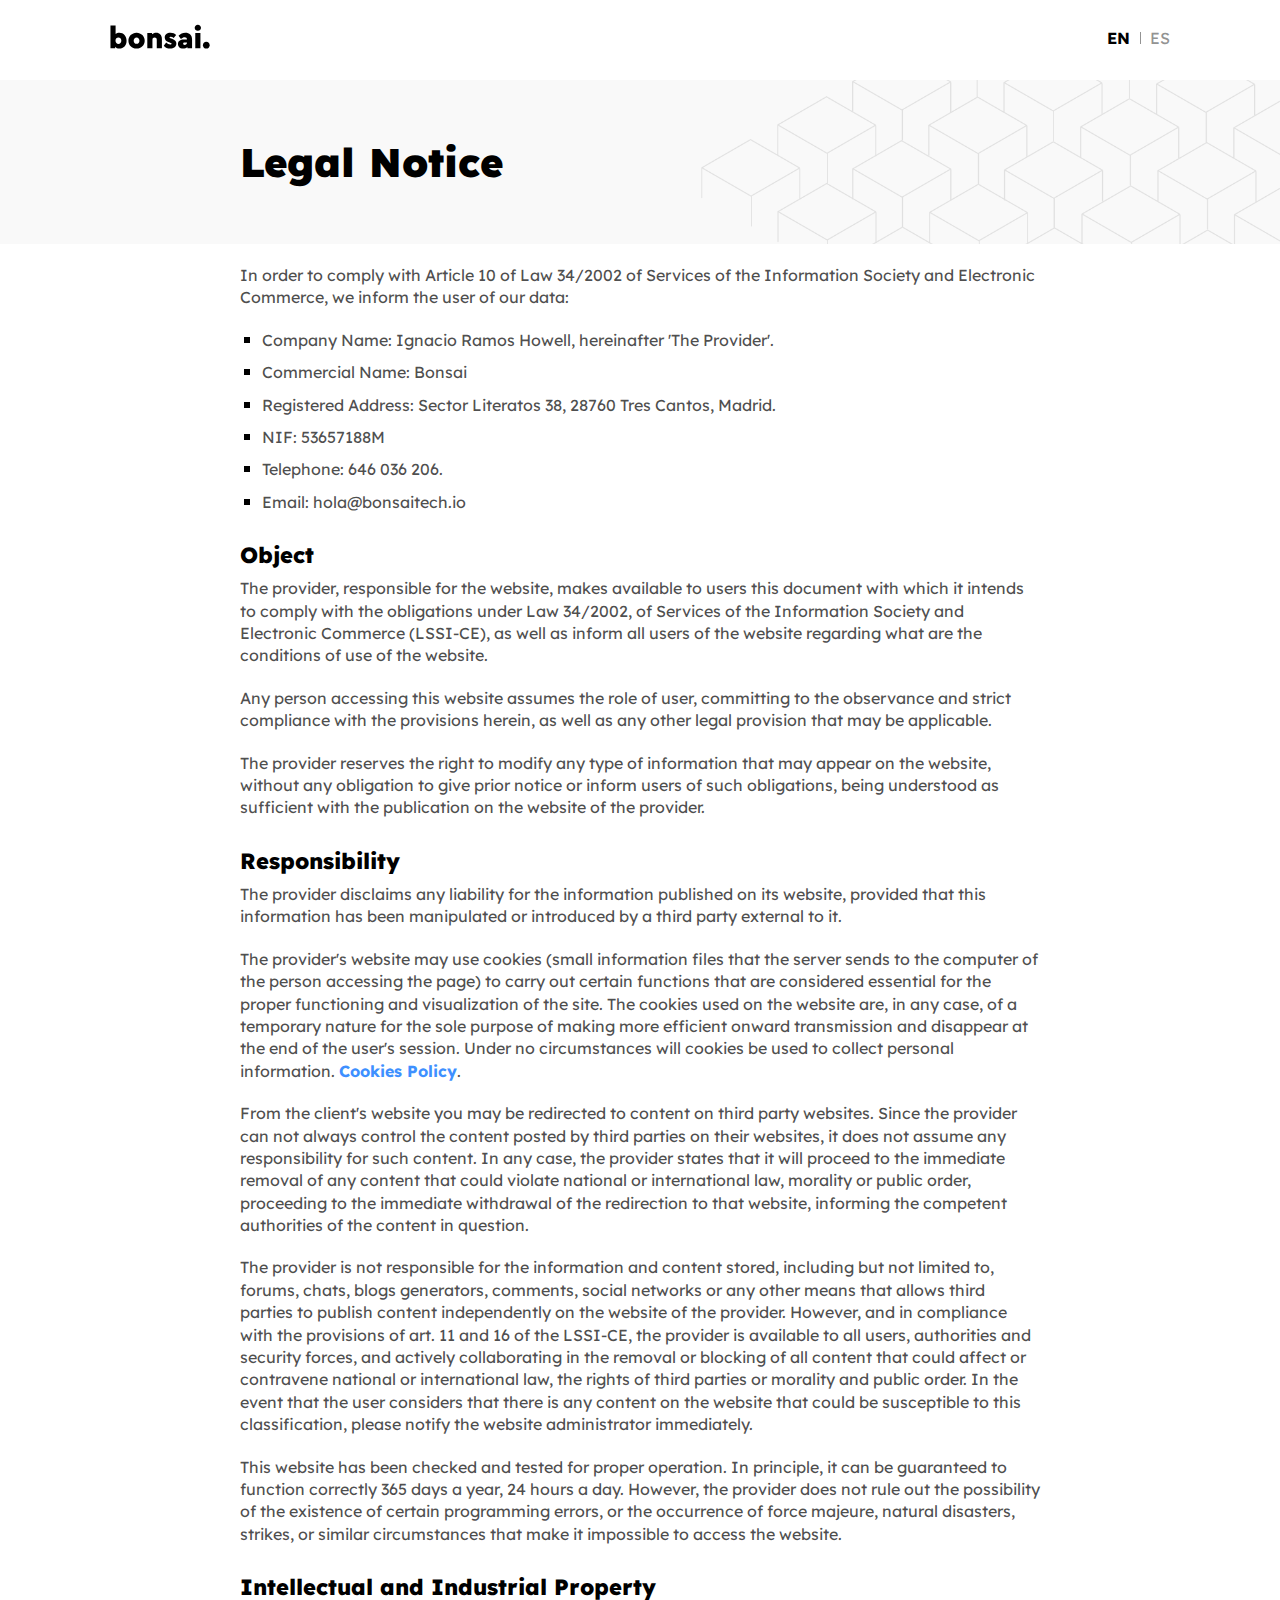
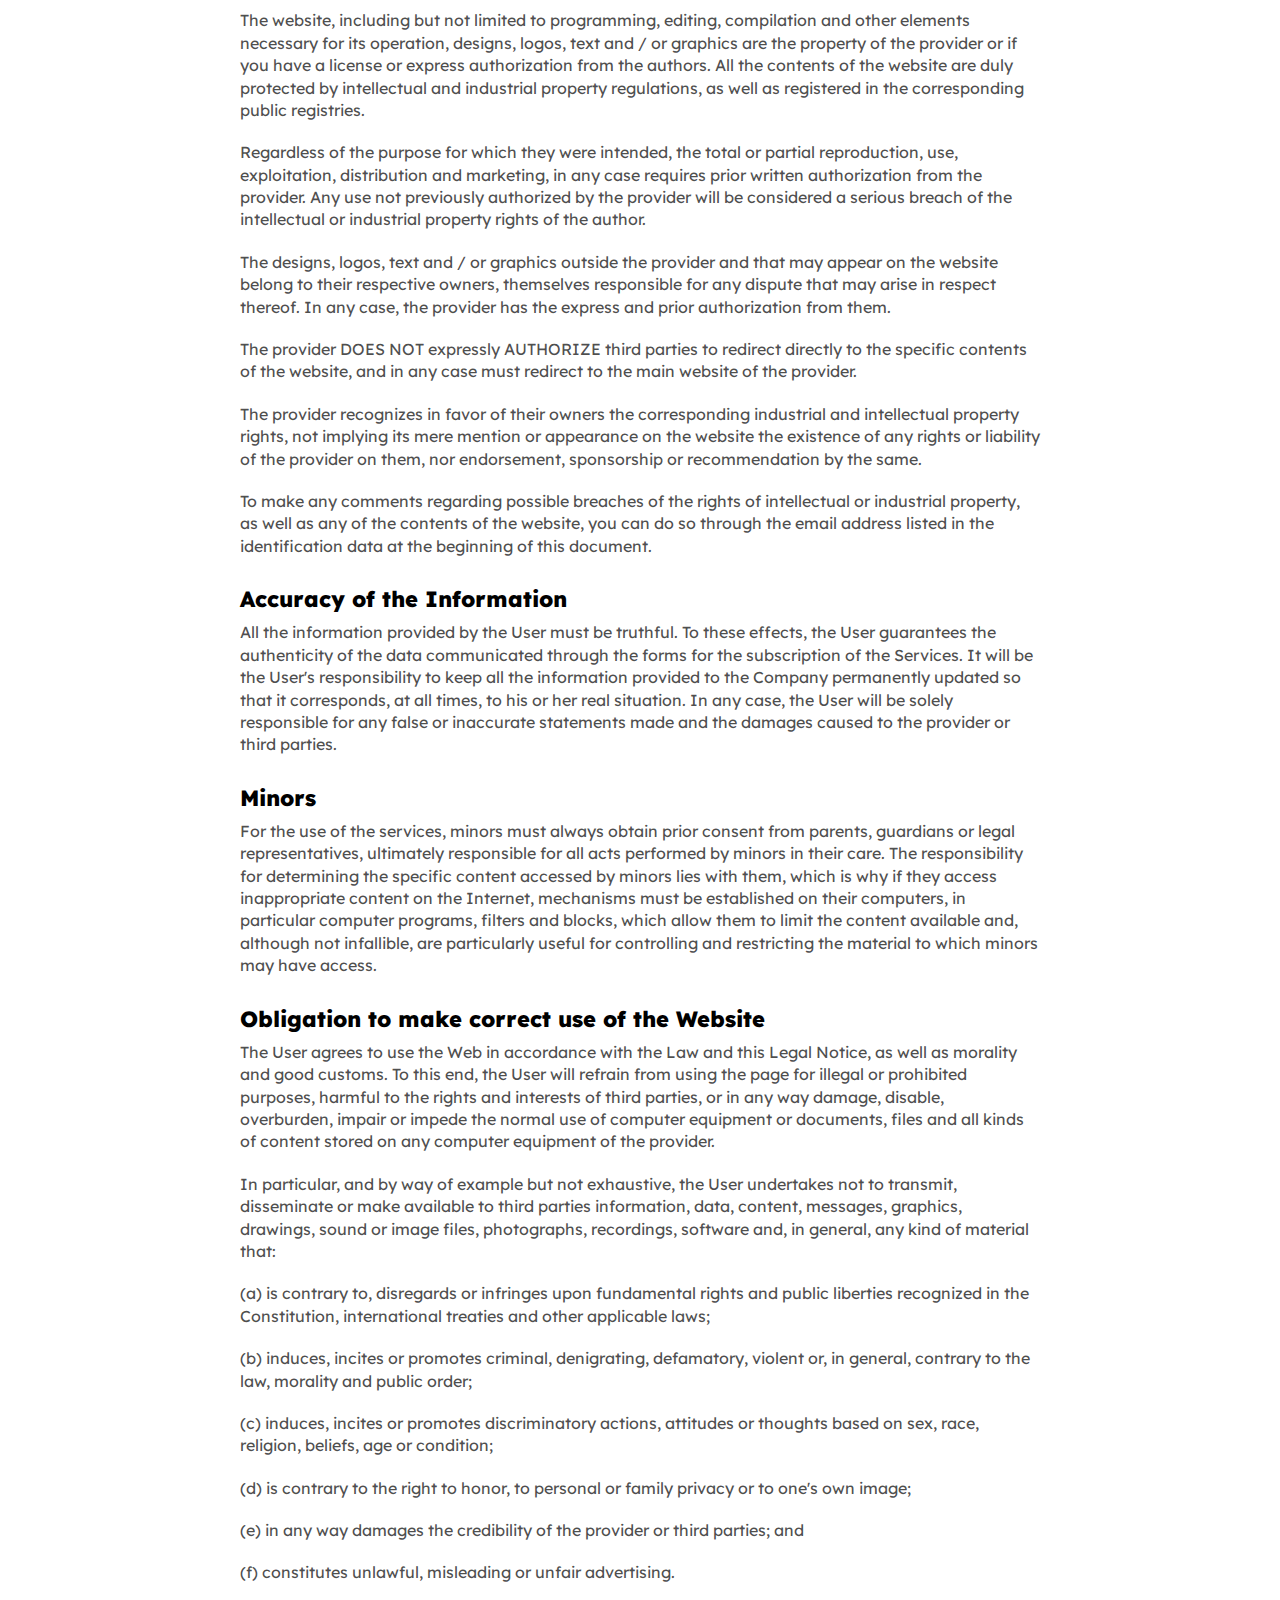
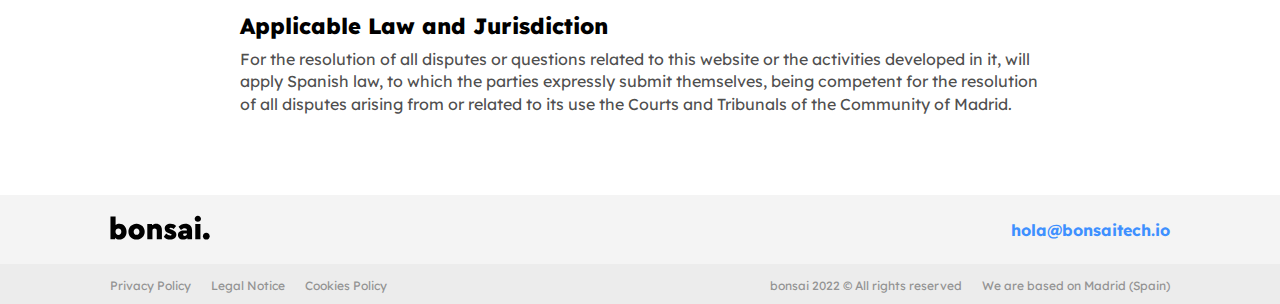
<file: legal/index.html>
<!DOCTYPE html><html><head><meta charSet="utf-8"/><meta http-equiv="x-ua-compatible" content="ie=edge"/><meta name="viewport" content="width=device-width, initial-scale=1, shrink-to-fit=no"/><meta name="generator" content="Gatsby 4.23.1"/><meta name="theme-color" content="#fff"/><style data-href="/styles.a7e12eb4056ebb092e34.css" data-identity="gatsby-global-css">@import url(https://fonts.googleapis.com/css2?family=Lexend:wght@200;300;400;500;700;900&display=swap);.body{font-family:Lexend,sans-serif;font-size:1.2;line-height:normal}/*! normalize.css v3.0.2 | MIT License | git.io/normalize */html{-ms-text-size-adjust:100%;-webkit-text-size-adjust:100%;font-family:sans-serif}body{margin:0}article,aside,details,figcaption,figure,footer,header,hgroup,main,menu,nav,section,summary{display:block}audio,canvas,progress,video{display:inline-block;vertical-align:baseline}audio:not([controls]){display:none;height:0}[hidden],template{display:none}a{background-color:transparent}a:active,a:hover{outline:0}abbr[title]{border-bottom:1px dotted}b,strong{font-weight:700}dfn{font-style:italic}h1{font-size:2em;margin:.67em 0}mark{background:#ff0;color:#000}small{font-size:80%}sub,sup{font-size:75%;line-height:0;position:relative;vertical-align:baseline}sup{top:-.5em}sub{bottom:-.25em}img{border:0}svg:not(:root){overflow:hidden}figure{margin:1em 40px}hr{box-sizing:content-box;height:0}pre{overflow:auto}code,kbd,pre,samp{font-family:monospace,monospace;font-size:1em}button,input,optgroup,select,textarea{color:inherit;font:inherit;margin:0}button{overflow:visible;padding:0}button,select{text-transform:none}button,html input[type=button],input[type=reset],input[type=submit]{-webkit-appearance:button;cursor:pointer}button[disabled],html input[disabled]{cursor:default}button::-moz-focus-inner,input::-moz-focus-inner{border:0;padding:0}input{line-height:normal}input[type=checkbox],input[type=radio]{box-sizing:border-box;padding:0}input[type=number]::-webkit-inner-spin-button,input[type=number]::-webkit-outer-spin-button{height:auto}input[type=search]{-webkit-appearance:textfield;box-sizing:content-box}input[type=search]::-webkit-search-cancel-button,input[type=search]::-webkit-search-decoration{-webkit-appearance:none}fieldset{border:1px solid silver;margin:0 2px;padding:.35em .625em .75em}legend{border:0;padding:0}textarea{overflow:auto}optgroup{font-weight:700}table{border-collapse:collapse;border-spacing:0}td,th{padding:0}*{box-sizing:border-box}html{font-size:16px;scroll-behavior:smooth}body{-webkit-font-smoothing:antialiased;-moz-osx-font-smoothing:grayscale;background:#fff;font-family:Lexend,sans-serif;font-size:1.2;line-height:normal;overflow-x:hidden}iframe,img{max-width:100%}img{height:auto}h1,h2,h3,h4,h5,h6{margin:0}dd,dl,ol,ul{list-style:none;margin:0;padding:0}p{margin:0}a{color:inherit;text-decoration:none}a:focus,a:hover{outline:none}.wrapper{margin:0 auto;max-width:1100px;padding:0 20px}svg{height:26px;width:26px}svg path{fill:currentColor}@-webkit-keyframes fade-in{0%{opacity:0}to{opacity:1}}@keyframes fade-in{0%{opacity:0}to{opacity:1}}@-webkit-keyframes fade-out{0%{opacity:1}to{opacity:0}}@keyframes fade-out{0%{opacity:1}to{opacity:0}}@-webkit-keyframes scale{0%{opacity:0;-webkit-transform:scale(0);transform:scale(0)}to{opacity:1;-webkit-transform:scale(1.2);transform:scale(1.2)}}@keyframes scale{0%{opacity:0;-webkit-transform:scale(0);transform:scale(0)}to{opacity:1;-webkit-transform:scale(1.2);transform:scale(1.2)}}@-webkit-keyframes overflow{0%{overflow:hidden}to{overflow:auto}}@keyframes overflow{0%{overflow:hidden}to{overflow:auto}}@-webkit-keyframes pulse-in{0%{box-shadow:0 0 0 0 hsla(0,0%,58%,.2)}to{box-shadow:6px 6px 0 0 hsla(0,0%,58%,.4)}}@keyframes pulse-in{0%{box-shadow:0 0 0 0 hsla(0,0%,58%,.2)}to{box-shadow:6px 6px 0 0 hsla(0,0%,58%,.4)}}@-webkit-keyframes pulse-out{0%{box-shadow:6px 6px 0 0 hsla(0,0%,58%,.4)}to{box-shadow:0 0 0 0 hsla(0,0%,58%,.2)}}@keyframes pulse-out{0%{box-shadow:6px 6px 0 0 hsla(0,0%,58%,.4)}to{box-shadow:0 0 0 0 hsla(0,0%,58%,.2)}}@-webkit-keyframes appear-cube-icon{0%{-webkit-transform:translate(-50%) scale(1);transform:translate(-50%) scale(1)}to{-webkit-transform:translate(-50%,-16px) scale(1.1);transform:translate(-50%,-16px) scale(1.1)}}@keyframes appear-cube-icon{0%{-webkit-transform:translate(-50%) scale(1);transform:translate(-50%) scale(1)}to{-webkit-transform:translate(-50%,-16px) scale(1.1);transform:translate(-50%,-16px) scale(1.1)}}@-webkit-keyframes nav-item-hover{0%{-webkit-transform:scaleX(0);transform:scaleX(0)}to{-webkit-transform:scaleX(100%);transform:scaleX(100%)}}@keyframes nav-item-hover{0%{-webkit-transform:scaleX(0);transform:scaleX(0)}to{-webkit-transform:scaleX(100%);transform:scaleX(100%)}}@-webkit-keyframes appear-top{0%{opacity:0;-webkit-transform:translateY(-10%);transform:translateY(-10%)}to{opacity:1;-webkit-transform:translateY(0);transform:translateY(0)}}@keyframes appear-top{0%{opacity:0;-webkit-transform:translateY(-10%);transform:translateY(-10%)}to{opacity:1;-webkit-transform:translateY(0);transform:translateY(0)}}@media(min-width:47.5em){.hide-in-desktop{display:none}}.show-in-mobile{display:block}@media(min-width:47.5em){.show-in-mobile{display:none}}.show-in-tablet{display:none}@media(min-width:47.5em){.show-in-tablet{display:block}}.show-in-desktop{display:none}@media(min-width:60em){.show-in-desktop{display:block}}.screen-reader-text{clip:rect(1px,1px,1px,1px);word-wrap:normal;border:0;-webkit-clip-path:inset(50%);clip-path:inset(50%);height:.0625rem;margin:-.0625rem;overflow:hidden;padding:0;position:absolute;width:.0625rem}.screen-reader-link{opacity:0}.emphasis-text,.link{color:#3e90ff}.link{font-weight:700}.link:hover{color:#0b73ff}.banner,.disable-scroll-mobile{overflow:hidden}.banner{background:#f9f9f9;padding:60px 20px;position:relative}.banner .pattern{max-width:1500px;position:absolute;right:-278px;top:-228px;width:900px}.basic-list li{margin-bottom:10px;padding-left:22px;position:relative}.basic-list li:before{background:#000;content:"";height:6px;left:4px;position:absolute;top:8px;width:6px}.basic-table{border-collapse:collapse;width:100%}.basic-table-wrapper{overflow:auto}.basic-table td,.basic-table th{border:1px solid #e0e0e0;text-align:left}.basic-table th{background:#f9f9f9;padding:6px 20px}.basic-table td{padding:16px 20px}.outer-wrapper .header{height:60px;left:0;position:fixed;right:0;top:0;z-index:99}.outer-wrapper .content{padding-top:60px}@media(min-width:47.5em){.outer-wrapper .header{height:80px}.outer-wrapper .content{padding-top:80px}}.intro-heading{max-width:800px}.intro-heading .pre-title{margin-bottom:10px}.inner-wrapper{margin:0 auto;max-width:800px}.header{background:#fff;padding:16px 0}.header .wrapper{align-items:center;display:flex}.header .main-nav{display:flex;flex:1 1 auto;justify-content:end}.header .logo{width:100px}.header .button-menu{background:transparent;border:none;box-shadow:none;position:absolute;right:16px;top:24px}.header.open-menu .hamburger:before{-webkit-transform:translateY(.75rem) rotate(45deg);transform:translateY(.75rem) rotate(45deg)}.header.open-menu .hamburger:after{-webkit-transform:translateY(-.75rem) rotate(-45deg);transform:translateY(-.75rem) rotate(-45deg)}.header.open-menu .main-nav{-webkit-animation:appear-top .3s ease;animation:appear-top .3s ease;background:#fff;border-bottom:1px solid #f9f9f9;box-shadow:0 12px 36px -8px rgba(0,0,0,.1);display:block;left:0;padding-bottom:10px;position:fixed;right:0;top:60px}.header.open-menu .lang-selector,.header.open-menu .nav-item{display:block;margin:0;padding:10px 20px}.header.open-menu .nav-item:hover:after{display:none}@media(max-width:47.49em){.header .main-nav{display:none}}@media(min-width:47.5em){.header{padding:24px 0}.header .button-menu{display:none}}.main-nav .nav-item{font-size:15px;font-weight:500;margin-left:24px;padding:4px;position:relative;transition:color .3s ease-in-out}.main-nav .nav-item:after{background-color:#000;bottom:-3px;content:"";height:2px;left:0;position:absolute;-webkit-transform:scaleX(0);transform:scaleX(0);-webkit-transform-origin:0 0;transform-origin:0 0;width:100%}.main-nav .lang-selector{margin-left:40px}@media(min-width:47.5em){.main-nav .nav-item:hover:after{-webkit-animation:nav-item-hover .3s ease both;animation:nav-item-hover .3s ease both}}.lang-selector{padding:4px 0}.lang-selector .lang-item{background:transparent;border:none;box-shadow:none;color:#939393}.lang-selector .lang-item:not(.active):hover{color:#6d6d6d}.lang-selector .lang-item.active{color:#000;font-weight:700}.lang-selector .lang-item:last-child{margin-left:10px;padding-left:10px;position:relative}.lang-selector .lang-item:last-child:before{background-color:#939393;content:"";height:12px;left:0;position:absolute;top:4px;width:1px}.hamburger{display:block;height:10px;position:relative;width:22px}.hamburger:after,.hamburger:before{background:#000;content:"";height:3px;left:0;position:absolute;transition:-webkit-transform .3s ease-in-out;transition:transform .3s ease-in-out;transition:transform .3s ease-in-out,-webkit-transform .3s ease-in-out;width:100%}.hamburger:before{left:0;top:0;-webkit-transform-origin:top right;transform-origin:top right}.hamburger:after{left:0;top:.5rem;-webkit-transform-origin:bottom right;transform-origin:bottom right}.footer .logo{margin-right:20px;width:100px}.footer-main{background:#f4f4f4;padding:20px 0}.footer-extra{background:#ececec;padding:10px 0}.footer-extra a:hover{text-decoration:underline}.footer .social-item{align-items:center;cursor:pointer;display:inline-flex;height:20px;justify-content:center;margin-left:10px;width:20px}.footer-caption{color:#939393;font-size:12px}.footer .nav-item,.footer-caption:not(:last-child){margin-right:20px}@media(max-width:47.49em){.footer .logo{margin-bottom:6px}.footer .nav-item{display:block;margin:0;padding-left:0}.footer-social .link{display:block;margin-bottom:10px}.footer-social .social-item{margin:0 10px 0 0}.footer .right-slot .footer-caption{display:block;margin-bottom:2px}.footer-caption{font-size:14px}}@media(min-width:47.5em){.footer-main .wrapper{align-items:center;display:flex}.footer-main .footer-social{margin-left:auto}.footer-extra .wrapper,.footer-social{align-items:center;display:flex}.footer-extra .right-slot{margin-left:auto}}.alpha{font-size:40px;font-weight:900;line-height:1.1}@media(min-width:760px){.alpha{font-size:56px}}@media(min-width:960px){.alpha{font-size:62px}}.beta{font-size:30px;font-weight:900;line-height:1.1}@media(min-width:760px){.beta{font-size:34px}}@media(min-width:960px){.beta{font-size:40px}}.gamma{font-size:24px;font-weight:900;line-height:1.2}@media(min-width:960px){.gamma{font-size:28px;font-weight:900;line-height:1.2}}.delta{font-size:22px;font-weight:500;line-height:1.1}.intro-text{font-size:22px;font-weight:300;line-height:1.2}@media(min-width:760px){.intro-text{font-size:26px}}@media(min-width:960px){.intro-text{font-size:28px}}.basic-text,.text{font-size:18px;font-weight:300;line-height:1.2}.text{color:#939393;font-weight:500}.cta-text{font-size:20px;font-weight:400;line-height:1.2}@media(min-width:760px){.cta-text{font-size:22px;font-weight:400;line-height:1.2}}.pre-title{color:rgba(0,0,0,.4);font-size:16px;font-weight:400;line-height:1.2;text-transform:uppercase}@media(min-width:760px){.pre-title{font-size:20px;font-weight:400;line-height:1.2}}.button{align-items:center;-webkit-animation:border-white .5s ease;animation:border-white .5s ease;cursor:pointer;display:inline-flex;height:60px;justify-content:center;position:relative}.button .icon{display:inline-block;height:36px;width:36px}.button .icon svg,.button:after{height:100%;width:100%}.button:after{-webkit-animation:pulse-out .3s;animation:pulse-out .3s;content:"";left:0;position:absolute;top:0}.button-content{align-items:center;background:#000;color:#fff;display:inline-flex;font-size:16px;font-weight:700;height:100%;justify-content:center;padding:0 20px;position:relative;transition:-webkit-transform .1s ease-in-out;transition:transform .1s ease-in-out;transition:transform .1s ease-in-out,-webkit-transform .1s ease-in-out;width:100%;z-index:22}.button:focus:after,.button:hover:after{-webkit-animation:pulse-in .3s both;animation:pulse-in .3s both}.button.is-clear .button-content{background:#fff;color:#000}.brick{background:#fff;padding:80px 0}.brick.dark{background:#000;color:#fff}.brick.dark .basic-list{color:hsla(0,0%,100%,.7)}.brick.dark .basic-list li:before{background:hsla(0,0%,100%,.7)}.brick.grey{background:#f9f9f9}@media(min-width:60em){.brick{padding:120px 0}}.claims .beta{max-width:780px}.claims .basic-list li{font-weight:400}@media(min-width:60em){.claims{padding-bottom:50px}.claims .wrapper{max-width:900px}}.whyus{padding:100px 0 60px}.whyus .delta{margin-bottom:10px;opacity:.9}.whyus p{font-size:15px;opacity:.7}.whyus-group{padding:40px 0}.whyus .icon-block{flex:1 1 33.3%;margin-bottom:40px;padding-right:60px}.whyus .icon-block img{margin-left:-8px;width:60px}@media(min-width:60em){.whyus-group{display:flex;flex-wrap:wrap;padding:60px 0 20px}.whyus .delta{display:flex;flex-direction:column;justify-content:flex-end;min-height:57px}.icon-block-title{align-items:flex-start;display:flex}.icon-block-title img{flex-shrink:0;margin-right:6px}}.card{background:#fff;margin-bottom:40px;padding:38px 40px 40px}.card .gamma{margin-bottom:6px}.card .button{margin-top:10px}.card .button+.button{margin-left:20px}.card p{color:#939393;margin-bottom:10px}.card.w-50{display:flex;flex-direction:column}.card.w-50 .button{margin-top:auto;width:100%}.hero{background:#fff;overflow:hidden;padding:80px 0 100px}.hero,.hero-info{position:relative}.hero-info{max-width:730px;z-index:10}.hero-pattern{max-width:none;position:absolute;right:0;top:28%;width:150%;z-index:1}.hero .alpha{margin-bottom:20px}.hero .intro-text{color:#939393;font-weight:200;max-width:600px}.hero .intro-text strong{color:#3e90ff}.hero .button{margin-top:30px}@media(max-width:32.49em){.hero .animated-grid{right:-90%;top:20%}}@media(min-width:32.5em)and (max-width:47.49em){.hero .animated-grid{right:-60%;top:20%}}@media(min-width:47.5em)and (max-width:59.99em){.hero .animated-grid{right:-40%;top:15%}}@media(min-width:32.5em){.hero-info{width:90%}}@media(min-width:60em){.hero{height:781px;padding:180px 0 250px}.hero-pattern{max-width:1500px;right:0;top:0;width:100%}}.animated-grid{pointer-events:none;position:absolute;right:-194px;top:-58px}.animated-grid .viewport{height:835px;width:1065px}.animated-grid canvas{background:#fff;border:none;opacity:0;outline:none;transition:opacity 1s ease-out}.animated-grid canvas.visible{opacity:1}.cube-e,.cube-n,.cube-s,.cube-w{height:146.03448px;position:absolute;transition:-webkit-transform .9s cubic-bezier(0,0,0,1.18);transition:transform .9s cubic-bezier(0,0,0,1.18);transition:transform .9s cubic-bezier(0,0,0,1.18),-webkit-transform .9s cubic-bezier(0,0,0,1.18);transition-delay:.6s;width:110px}.cube-n{left:68.75px;top:0;z-index:1}.cube-s{left:68.75px;top:81.7763157895px;z-index:3}.cube-e{left:137.5px}.cube-e,.cube-w{top:40.88816px;z-index:2}.cube-w{left:0}.cube-skirt{left:-1px;min-width:248.5px;position:absolute;top:112.33422px;z-index:10}.cube-grid{flex-shrink:0;height:216.03448px;margin-top:42.52368px;position:relative;top:10px;width:247.5px}.cube-grid .icon{background:#000;border-radius:20px;color:#3e90ff;height:54px;left:50%;position:absolute;top:-4px;-webkit-transform:translateX(-50%);transform:translateX(-50%);width:50px;width:54px;z-index:10}.cube-grid.activated .icon{-webkit-animation:appear-cube-icon .9s both;animation:appear-cube-icon .9s both;-webkit-animation-delay:.75s;animation-delay:.75s}.cube-grid.is-east.activated .cube-e,.cube-grid.is-north.activated .cube-n,.cube-grid.is-south.activated .cube-s,.cube-grid.is-west.activated .cube-w{-webkit-transform:translateY(-45.7947368421px);transform:translateY(-45.7947368421px)}@media(min-width:47.5em){.cube-grid.is-north{top:60px}}.visual-block{margin:40px 0;max-width:910px}.visual-block .gamma{margin-bottom:20px}.visual-block .basic-text{color:hsla(0,0%,100%,.8);margin-bottom:3px}.visual-block .block-content{color:hsla(0,0%,100%,.8);font-weight:400;line-height:1.4}.visual-block .block-content p{margin-bottom:16px}.visual-block.reverse .cube-grid{order:-1}.visual-block.reverse .info{margin-left:auto}.visual-block .cube-grid{margin:100px auto 0}@media(min-width:47.5em){.visual-block{align-items:center;display:flex;margin:80px 0}.visual-block .info{flex:1 1 auto;padding-right:90px}.visual-block .cube-grid{margin:0 auto}.visual-block.reverse .info{padding:0 0 0 90px}}.cta .beta{margin-bottom:10px;max-width:600px}.cta-text{color:#939393;max-width:600px}.cta-action{margin-top:20px}@media(min-width:47.5em){.cta .wrapper{align-items:center;display:flex}.cta-info{flex:1 1 auto;padding-right:40px}.cta-action{flex:0 0 auto;margin:0 0 0 auto}}@media(min-width:60em){.cta{padding:120px 0}}.info-block{margin:60px 0}.info-block .gamma,.info-block p{margin-bottom:10px}.info-block .basic-text{color:#939393}.about{overflow:hidden;position:relative}.about .intro-heading{position:relative;z-index:10}.about .animated-grid{position:absolute;right:-350px;top:-200px;z-index:1}@media(min-width:60em){.about{padding:120px 0}}.team{margin-top:40px;position:relative;z-index:10}.team-member{align-items:center;display:flex;margin-bottom:60px}.team-image{flex-shrink:0;height:auto;margin-right:20px;position:relative;width:116px}.team-image img{display:block;position:relative;z-index:10}.team-name{font-size:24px;font-weight:900}.team-position{color:#939393;font-size:14px;margin-bottom:5px;text-transform:uppercase}.team-description{font-size:15px;max-width:90%;opacity:.8}@media(max-width:47.49em){.team-member{align-items:flex-start}.team-description{max-width:100%}}@media(min-width:47.5em){.team{align-items:center;display:flex;flex-wrap:wrap}.team-member{flex:1 1 50%}.team-member:nth-child(odd){padding-right:20px}}.values{padding-bottom:60px}@media(min-width:47.5em){.values-block{display:flex;margin-left:-30px}.values .info-block{flex:1 1 33.3%;padding:0 30px}}@media(min-width:60em){.values{padding-bottom:100px}}.contact{overflow:hidden;padding-bottom:0;position:relative}.contact .pattern{max-width:1500px;position:absolute;right:-376px;top:-114px;width:900px;z-index:1}.contact .card{flex:1 1 auto}.contact .card-grid{display:flex;flex-wrap:wrap;margin:40px 0;max-width:750px;position:relative;z-index:2}.contact .button-content{padding:0 14px}@media(min-width:47.5em){.contact .card.w-50{flex-basis:calc(50% - 20px);flex-grow:0;flex-shrink:0}.contact .card.w-50:first-child{margin-right:40px}}@media(min-width:60em){.contact{padding-bottom:50px}}.quote{position:relative}.quote .wrapper{display:flex}.quote-info{flex:1 1 auto;padding-right:40px}.quote-text{font-size:24px;font-style:italic;font-weight:300;font-weight:400;line-height:1.2;margin-bottom:16px}@media(min-width:760px){.quote-text{font-size:26px;font-weight:300;line-height:1.2}}.quote-author{color:rgba(0,0,0,.8);font-weight:500;margin-bottom:2px;text-transform:uppercase}.quote-position{color:rgba(0,0,0,.4);font-size:16px}.quote-graphic{flex:0 0 140px;margin:0 auto}@media(max-width:47.49em){.quote-graphic{position:absolute;right:20px;top:24px;width:120px}}.map{background:#f9f9f9;height:400px;padding:0;width:100%}.map,.map .wrapper{position:relative}.map-info-box{background:#000;color:#fff;display:inline-block;max-width:300px;padding:30px 26px 30px 30px}.map-info-box .text{margin-top:10px}.map .map-info-box{left:20px;position:absolute;top:-40px;z-index:10}.map iframe{border:none;height:400px;min-width:0;width:100%}.services .card-grid{margin-top:40px}.services .intro-heading .text{font-size:20px;font-weight:300;margin-top:16px}@media(min-width:47.5em){.services{padding:100px 0}.services .intro-heading .text{font-size:22px}.services .card-grid{display:flex}.services .card-grid .card{flex-basis:calc(50% - 20px);flex-grow:1;flex-shrink:1}.services .card-grid .card:first-child{margin-right:40px}}.generic-content{padding:20px 20px 60px}.generic-content h1{margin-bottom:26px}.generic-content h2,.generic-content h3,.generic-content h4,.generic-content h5,.generic-content h6{font-weight:800;margin:30px 0 10px}.generic-content p,.generic-content ul{color:rgba(0,0,0,.7);font-weight:400;line-height:1.4;margin-bottom:20px}.generic-content li{margin-bottom:10px}.generic-content .link{word-break:break-word}.not-found-page{padding:40px}.not-found-page .content{margin:0 auto;max-width:800px;position:relative;z-index:10}.not-found-page .button{margin:20px 0;min-width:200px}.not-found-page .alpha,.not-found-page .beta{margin-bottom:20px}.not-found-page .animated-grid{right:-70%;top:10%}.not-found-page .intro-text{margin-bottom:30px}.not-found-page .logo{display:block;margin-bottom:110px;width:100px}@media(min-width:60em){.not-found-page .animated-grid{right:-251px;top:0}}</style><link rel="icon" href="/favicon-32x32.png?v=a4bff2874d43490bee7c8938ffccc138" type="image/png"/><link rel="manifest" href="/manifest.webmanifest" crossorigin="use-credentials"/><link rel="apple-touch-icon" sizes="48x48" href="/icons/icon-48x48.png?v=a4bff2874d43490bee7c8938ffccc138"/><link rel="apple-touch-icon" sizes="72x72" href="/icons/icon-72x72.png?v=a4bff2874d43490bee7c8938ffccc138"/><link rel="apple-touch-icon" sizes="96x96" href="/icons/icon-96x96.png?v=a4bff2874d43490bee7c8938ffccc138"/><link rel="apple-touch-icon" sizes="144x144" href="/icons/icon-144x144.png?v=a4bff2874d43490bee7c8938ffccc138"/><link rel="apple-touch-icon" sizes="192x192" href="/icons/icon-192x192.png?v=a4bff2874d43490bee7c8938ffccc138"/><link rel="apple-touch-icon" sizes="256x256" href="/icons/icon-256x256.png?v=a4bff2874d43490bee7c8938ffccc138"/><link rel="apple-touch-icon" sizes="384x384" href="/icons/icon-384x384.png?v=a4bff2874d43490bee7c8938ffccc138"/><link rel="apple-touch-icon" sizes="512x512" href="/icons/icon-512x512.png?v=a4bff2874d43490bee7c8938ffccc138"/></head><body><div id="___gatsby"><div style="outline:none" tabindex="-1" id="gatsby-focus-wrapper"><div class="outer-wrapper"><header class="header"><div class="wrapper"><a class="logo" href="/"><img class="logo" alt="Bonsai" src="[data-uri]"/></a><nav class="main-nav"><div class="lang-selector"><button class="lang-item active" aria-label="button language selection" disabled="">EN</button><button class="lang-item" aria-label="button language selection">ES</button></div></nav></div></header><div class="content"><div class="banner"><img src="/static/grid-0f9aebb541bc4c2b2cad85e85c002028.png" alt="pattern" class="pattern"/><div class="inner-wrapper"><h1 class="beta">Legal Notice</h1></div></div><div class="generic-content"><div class="inner-wrapper"><p>In order to comply with Article 10 of Law 34/2002 of Services of the Information Society and Electronic Commerce, we inform the user of our data:</p><ul class="basic-list"><li>Company Name: Ignacio Ramos Howell, hereinafter &#x27;The Provider&#x27;.</li><li>Commercial Name: Bonsai</li><li>Registered Address: Sector Literatos 38, 28760 Tres Cantos, Madrid.</li><li>NIF: 53657188M</li><li>Telephone: 646 036 206.</li><li>Email: hola@bonsaitech.io</li></ul><h3 class="delta">Object</h3><p>The provider, responsible for the website, makes available to users this document with which it intends to comply with the obligations under Law 34/2002, of Services of the Information Society and Electronic Commerce (LSSI-CE), as well as inform all users of the website regarding what are the conditions of use of the website.</p><p>Any person accessing this website assumes the role of user, committing to the observance and strict compliance with the provisions herein, as well as any other legal provision that may be applicable.</p><p>The provider reserves the right to modify any type of information that may appear on the website, without any obligation to give prior notice or inform users of such obligations, being understood as sufficient with the publication on the website of the provider.</p><h3 class="delta">Responsibility</h3><p>The provider disclaims any liability for the information published on its website, provided that this information has been manipulated or introduced by a third party external to it.</p><p>The provider&#x27;s website may use cookies (small information files that the server sends to the computer of the person accessing the page) to carry out certain functions that are considered essential for the proper functioning and visualization of the site. The cookies used on the website are, in any case, of a temporary nature for the sole purpose of making more efficient onward transmission and disappear at the end of the user&#x27;s session. Under no circumstances will cookies be used to collect personal information. <!-- --><a class="link" target="_blank" rel="noopener noreferrer" href="https://bonsaitech.io/cookies">Cookies Policy<!-- --></a>.<!-- --></p><p>From the client&#x27;s website you may be redirected to content on third party websites. Since the provider can not always control the content posted by third parties on their websites, it does not assume any responsibility for such content. In any case, the provider states that it will proceed to the immediate removal of any content that could violate national or international law, morality or public order, proceeding to the immediate withdrawal of the redirection to that website, informing the competent authorities of the content in question.</p><p>The provider is not responsible for the information and content stored, including but not limited to, forums, chats, blogs generators, comments, social networks or any other means that allows third parties to publish content independently on the website of the provider. However, and in compliance with the provisions of art. 11 and 16 of the LSSI-CE, the provider is available to all users, authorities and security forces, and actively collaborating in the removal or blocking of all content that could affect or contravene national or international law, the rights of third parties or morality and public order. In the event that the user considers that there is any content on the website that could be susceptible to this classification, please notify the website administrator immediately.</p><p>This website has been checked and tested for proper operation. In principle, it can be guaranteed to function correctly 365 days a year, 24 hours a day. However, the provider does not rule out the possibility of the existence of certain programming errors, or the occurrence of force majeure, natural disasters, strikes, or similar circumstances that make it impossible to access the website.</p><h3 class="delta">Intellectual and Industrial Property</h3><p>The website, including but not limited to programming, editing, compilation and other elements necessary for its operation, designs, logos, text and / or graphics are the property of the provider or if you have a license or express authorization from the authors. All the contents of the website are duly protected by intellectual and industrial property regulations, as well as registered in the corresponding public registries.</p><p>Regardless of the purpose for which they were intended, the total or partial reproduction, use, exploitation, distribution and marketing, in any case requires prior written authorization from the provider. Any use not previously authorized by the provider will be considered a serious breach of the intellectual or industrial property rights of the author.</p><p>The designs, logos, text and / or graphics outside the provider and that may appear on the website belong to their respective owners, themselves responsible for any dispute that may arise in respect thereof. In any case, the provider has the express and prior authorization from them.</p><p>The provider DOES NOT expressly AUTHORIZE third parties to redirect directly to the specific contents of the website, and in any case must redirect to the main website of the provider.</p><p>The provider recognizes in favor of their owners the corresponding industrial and intellectual property rights, not implying its mere mention or appearance on the website the existence of any rights or liability of the provider on them, nor endorsement, sponsorship or recommendation by the same.</p><p>To make any comments regarding possible breaches of the rights of intellectual or industrial property, as well as any of the contents of the website, you can do so through the email address listed in the identification data at the beginning of this document.</p><h3 class="delta">Accuracy of the Information</h3><p>All the information provided by the User must be truthful. To these effects, the User guarantees the authenticity of the data communicated through the forms for the subscription of the Services. It will be the User&#x27;s responsibility to keep all the information provided to the Company permanently updated so that it corresponds, at all times, to his or her real situation. In any case, the User will be solely responsible for any false or inaccurate statements made and the damages caused to the provider or third parties.</p><h3 class="delta">Minors</h3><p>For the use of the services, minors must always obtain prior consent from parents, guardians or legal representatives, ultimately responsible for all acts performed by minors in their care. The responsibility for determining the specific content accessed by minors lies with them, which is why if they access inappropriate content on the Internet, mechanisms must be established on their computers, in particular computer programs, filters and blocks, which allow them to limit the content available and, although not infallible, are particularly useful for controlling and restricting the material to which minors may have access.</p><h3 class="delta">Obligation to make correct use of the Website</h3><p>The User agrees to use the Web in accordance with the Law and this Legal Notice, as well as morality and good customs. To this end, the User will refrain from using the page for illegal or prohibited purposes, harmful to the rights and interests of third parties, or in any way damage, disable, overburden, impair or impede the normal use of computer equipment or documents, files and all kinds of content stored on any computer equipment of the provider.</p><p>In particular, and by way of example but not exhaustive, the User undertakes not to transmit, disseminate or make available to third parties information, data, content, messages, graphics, drawings, sound or image files, photographs, recordings, software and, in general, any kind of material that:</p><p>(a) is contrary to, disregards or infringes upon fundamental rights and public liberties recognized in the Constitution, international treaties and other applicable laws;</p><p>(b) induces, incites or promotes criminal, denigrating, defamatory, violent or, in general, contrary to the law, morality and public order;</p><p>(c) induces, incites or promotes discriminatory actions, attitudes or thoughts based on sex, race, religion, beliefs, age or condition;</p><p>(d) is contrary to the right to honor, to personal or family privacy or to one&#x27;s own image;  </p><p>(e) in any way damages the credibility of the provider or third parties; and</p><p>(f) constitutes unlawful, misleading or unfair advertising.</p><h3 class="delta">Applicable Law and Jurisdiction</h3><p>For the resolution of all disputes or questions related to this website or the activities developed in it, will apply Spanish law, to which the parties expressly submit themselves, being competent for the resolution of all disputes arising from or related to its use the Courts and Tribunals of the Community of Madrid.</p></div></div></div><header class="footer"><div class="footer-main"><div class="wrapper"><a class="logo" href="/"><img class="logo" alt="Bonsai" src="[data-uri]"/></a><div class="footer-social"><a class="link" href="mailto:hola@bonsaitech.io">hola@bonsaitech.io</a></div></div></div><div class="footer-extra"><div class="wrapper"><div class="left-slot"><a class="footer-caption" href="/privacy">Privacy Policy</a><a class="footer-caption" href="/legal">Legal Notice</a><a class="footer-caption" href="/cookies">Cookies Policy</a></div><div class="right-slot"><span class="footer-caption">bonsai 2022 © <!-- -->All rights reserved<!-- --></span><span class="footer-caption">We are based on Madrid (Spain)</span></div></div></div></header></div></div><div id="gatsby-announcer" style="position:absolute;top:0;width:1px;height:1px;padding:0;overflow:hidden;clip:rect(0, 0, 0, 0);white-space:nowrap;border:0" aria-live="assertive" aria-atomic="true"></div></div><script id="gatsby-script-loader">/*<![CDATA[*/window.pagePath="/legal/";window.___webpackCompilationHash="da70a378b5b270d82700";/*]]>*/</script><script id="gatsby-chunk-mapping">/*<![CDATA[*/window.___chunkMapping={"polyfill":["/polyfill-c27d8cd3d0802bcdd086.js"],"app":["/app-2be7ac4edbe7f7c81023.js"],"component---src-pages-404-jsx":["/component---src-pages-404-jsx-1520dc885193f8043d55.js"],"component---src-pages-cookies-es-jsx":["/component---src-pages-cookies-es-jsx-601535187a8c8d63f519.js"],"component---src-pages-cookies-jsx":["/component---src-pages-cookies-jsx-597c567717a815b8b490.js"],"component---src-pages-index-es-jsx":["/component---src-pages-index-es-jsx-3691c4eee9c2073a7342.js"],"component---src-pages-index-jsx":["/component---src-pages-index-jsx-c2237c5a445c5cec3d1c.js"],"component---src-pages-legal-es-jsx":["/component---src-pages-legal-es-jsx-975c97a7f350ebd26480.js"],"component---src-pages-legal-jsx":["/component---src-pages-legal-jsx-fde2e7170258e921ed89.js"],"component---src-pages-privacy-es-jsx":["/component---src-pages-privacy-es-jsx-a94dcedbd3e7fbeffdb1.js"],"component---src-pages-privacy-jsx":["/component---src-pages-privacy-jsx-e5df44970ebe0b908f40.js"]};/*]]>*/</script><script src="/polyfill-c27d8cd3d0802bcdd086.js" nomodule=""></script><script src="/app-2be7ac4edbe7f7c81023.js" async=""></script><script src="/framework-286fc04509efcfdd3187.js" async=""></script><script src="/webpack-runtime-e207e5439455ea2c7a15.js" async=""></script></body></html>
</file>
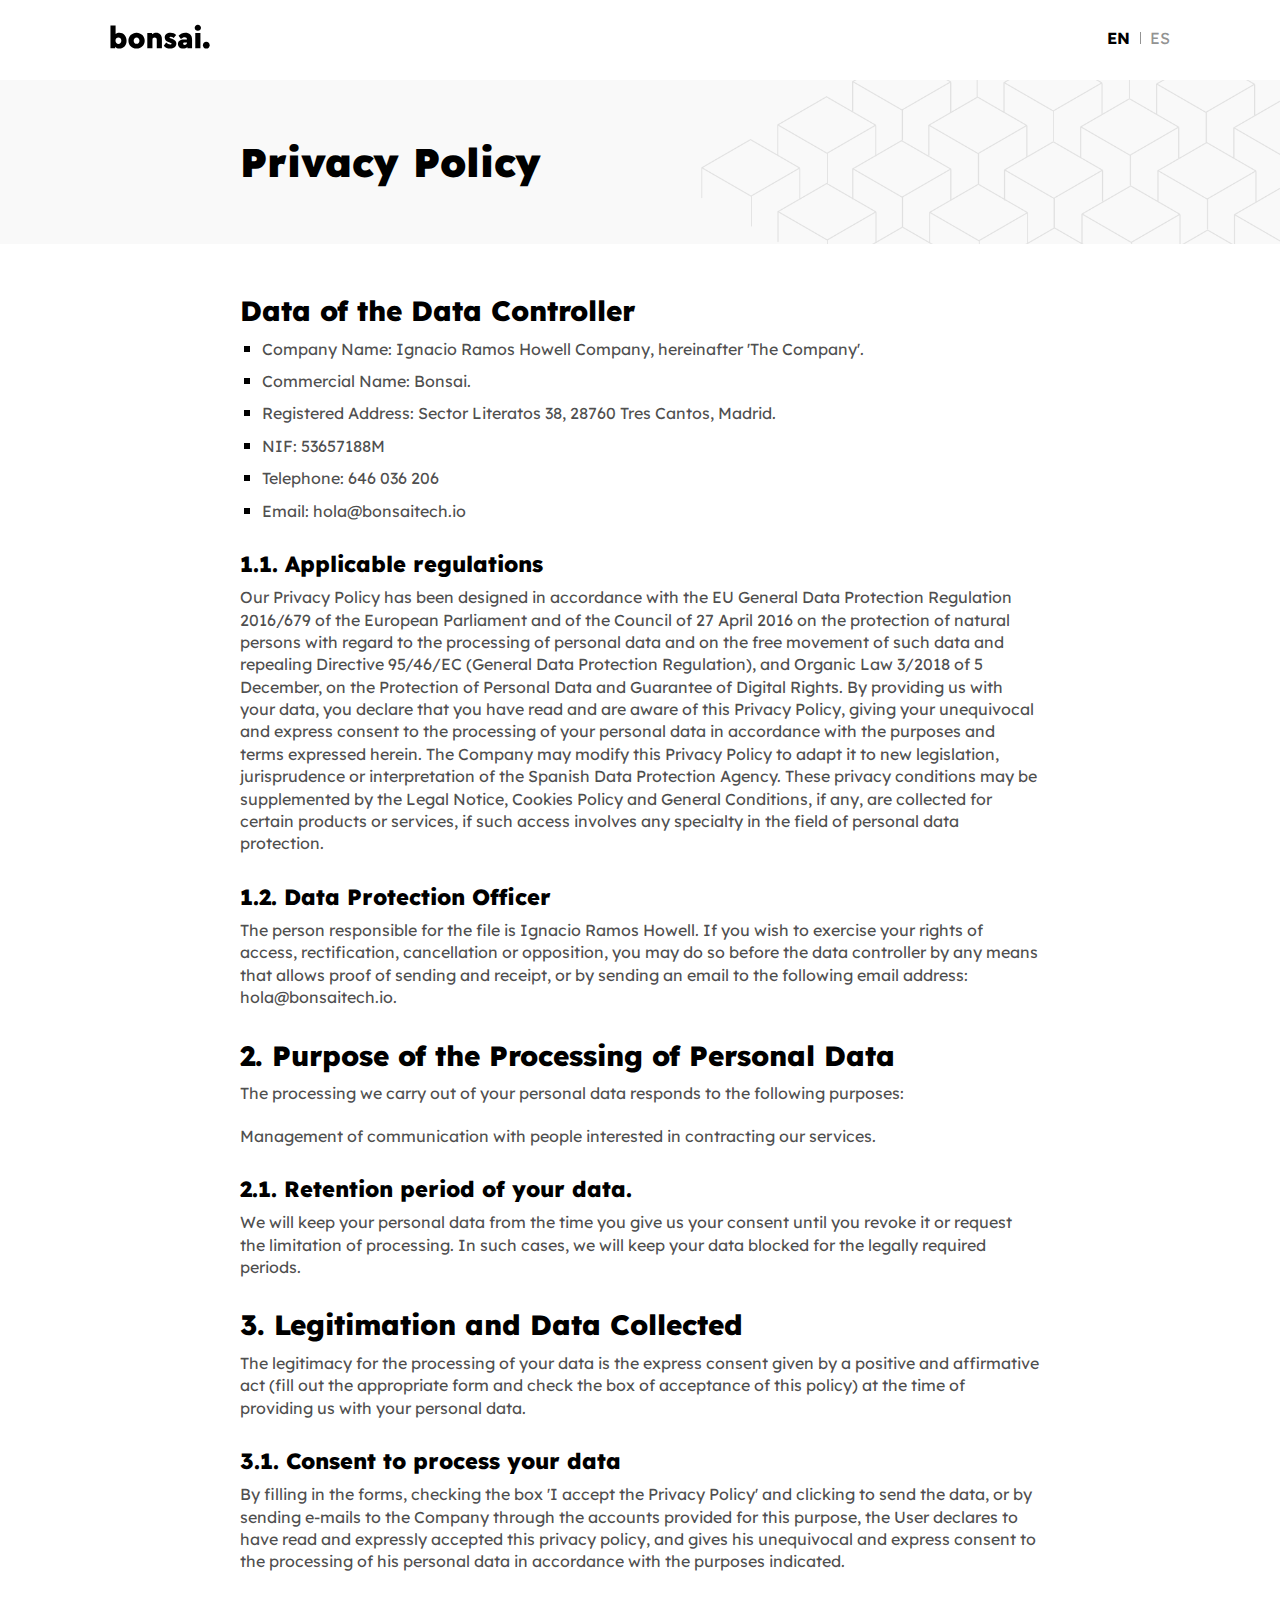
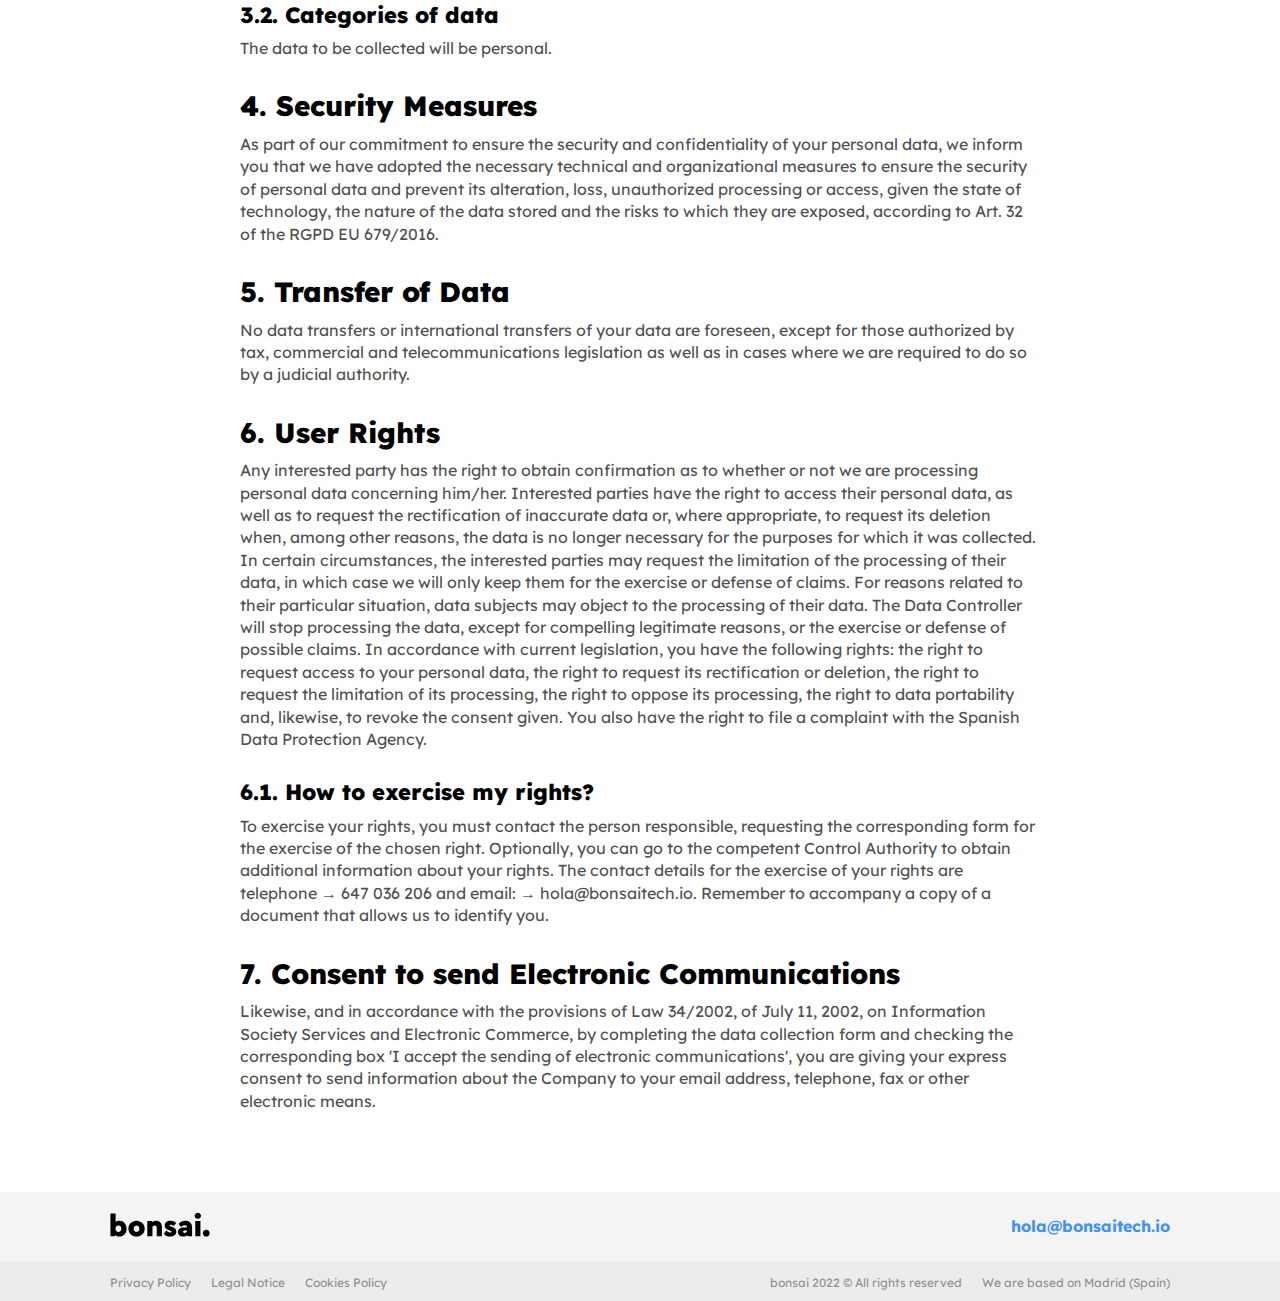
<file: privacy/index.html>
<!DOCTYPE html><html><head><meta charSet="utf-8"/><meta http-equiv="x-ua-compatible" content="ie=edge"/><meta name="viewport" content="width=device-width, initial-scale=1, shrink-to-fit=no"/><meta name="generator" content="Gatsby 4.23.1"/><meta name="theme-color" content="#fff"/><style data-href="/styles.a7e12eb4056ebb092e34.css" data-identity="gatsby-global-css">@import url(https://fonts.googleapis.com/css2?family=Lexend:wght@200;300;400;500;700;900&display=swap);.body{font-family:Lexend,sans-serif;font-size:1.2;line-height:normal}/*! normalize.css v3.0.2 | MIT License | git.io/normalize */html{-ms-text-size-adjust:100%;-webkit-text-size-adjust:100%;font-family:sans-serif}body{margin:0}article,aside,details,figcaption,figure,footer,header,hgroup,main,menu,nav,section,summary{display:block}audio,canvas,progress,video{display:inline-block;vertical-align:baseline}audio:not([controls]){display:none;height:0}[hidden],template{display:none}a{background-color:transparent}a:active,a:hover{outline:0}abbr[title]{border-bottom:1px dotted}b,strong{font-weight:700}dfn{font-style:italic}h1{font-size:2em;margin:.67em 0}mark{background:#ff0;color:#000}small{font-size:80%}sub,sup{font-size:75%;line-height:0;position:relative;vertical-align:baseline}sup{top:-.5em}sub{bottom:-.25em}img{border:0}svg:not(:root){overflow:hidden}figure{margin:1em 40px}hr{box-sizing:content-box;height:0}pre{overflow:auto}code,kbd,pre,samp{font-family:monospace,monospace;font-size:1em}button,input,optgroup,select,textarea{color:inherit;font:inherit;margin:0}button{overflow:visible;padding:0}button,select{text-transform:none}button,html input[type=button],input[type=reset],input[type=submit]{-webkit-appearance:button;cursor:pointer}button[disabled],html input[disabled]{cursor:default}button::-moz-focus-inner,input::-moz-focus-inner{border:0;padding:0}input{line-height:normal}input[type=checkbox],input[type=radio]{box-sizing:border-box;padding:0}input[type=number]::-webkit-inner-spin-button,input[type=number]::-webkit-outer-spin-button{height:auto}input[type=search]{-webkit-appearance:textfield;box-sizing:content-box}input[type=search]::-webkit-search-cancel-button,input[type=search]::-webkit-search-decoration{-webkit-appearance:none}fieldset{border:1px solid silver;margin:0 2px;padding:.35em .625em .75em}legend{border:0;padding:0}textarea{overflow:auto}optgroup{font-weight:700}table{border-collapse:collapse;border-spacing:0}td,th{padding:0}*{box-sizing:border-box}html{font-size:16px;scroll-behavior:smooth}body{-webkit-font-smoothing:antialiased;-moz-osx-font-smoothing:grayscale;background:#fff;font-family:Lexend,sans-serif;font-size:1.2;line-height:normal;overflow-x:hidden}iframe,img{max-width:100%}img{height:auto}h1,h2,h3,h4,h5,h6{margin:0}dd,dl,ol,ul{list-style:none;margin:0;padding:0}p{margin:0}a{color:inherit;text-decoration:none}a:focus,a:hover{outline:none}.wrapper{margin:0 auto;max-width:1100px;padding:0 20px}svg{height:26px;width:26px}svg path{fill:currentColor}@-webkit-keyframes fade-in{0%{opacity:0}to{opacity:1}}@keyframes fade-in{0%{opacity:0}to{opacity:1}}@-webkit-keyframes fade-out{0%{opacity:1}to{opacity:0}}@keyframes fade-out{0%{opacity:1}to{opacity:0}}@-webkit-keyframes scale{0%{opacity:0;-webkit-transform:scale(0);transform:scale(0)}to{opacity:1;-webkit-transform:scale(1.2);transform:scale(1.2)}}@keyframes scale{0%{opacity:0;-webkit-transform:scale(0);transform:scale(0)}to{opacity:1;-webkit-transform:scale(1.2);transform:scale(1.2)}}@-webkit-keyframes overflow{0%{overflow:hidden}to{overflow:auto}}@keyframes overflow{0%{overflow:hidden}to{overflow:auto}}@-webkit-keyframes pulse-in{0%{box-shadow:0 0 0 0 hsla(0,0%,58%,.2)}to{box-shadow:6px 6px 0 0 hsla(0,0%,58%,.4)}}@keyframes pulse-in{0%{box-shadow:0 0 0 0 hsla(0,0%,58%,.2)}to{box-shadow:6px 6px 0 0 hsla(0,0%,58%,.4)}}@-webkit-keyframes pulse-out{0%{box-shadow:6px 6px 0 0 hsla(0,0%,58%,.4)}to{box-shadow:0 0 0 0 hsla(0,0%,58%,.2)}}@keyframes pulse-out{0%{box-shadow:6px 6px 0 0 hsla(0,0%,58%,.4)}to{box-shadow:0 0 0 0 hsla(0,0%,58%,.2)}}@-webkit-keyframes appear-cube-icon{0%{-webkit-transform:translate(-50%) scale(1);transform:translate(-50%) scale(1)}to{-webkit-transform:translate(-50%,-16px) scale(1.1);transform:translate(-50%,-16px) scale(1.1)}}@keyframes appear-cube-icon{0%{-webkit-transform:translate(-50%) scale(1);transform:translate(-50%) scale(1)}to{-webkit-transform:translate(-50%,-16px) scale(1.1);transform:translate(-50%,-16px) scale(1.1)}}@-webkit-keyframes nav-item-hover{0%{-webkit-transform:scaleX(0);transform:scaleX(0)}to{-webkit-transform:scaleX(100%);transform:scaleX(100%)}}@keyframes nav-item-hover{0%{-webkit-transform:scaleX(0);transform:scaleX(0)}to{-webkit-transform:scaleX(100%);transform:scaleX(100%)}}@-webkit-keyframes appear-top{0%{opacity:0;-webkit-transform:translateY(-10%);transform:translateY(-10%)}to{opacity:1;-webkit-transform:translateY(0);transform:translateY(0)}}@keyframes appear-top{0%{opacity:0;-webkit-transform:translateY(-10%);transform:translateY(-10%)}to{opacity:1;-webkit-transform:translateY(0);transform:translateY(0)}}@media(min-width:47.5em){.hide-in-desktop{display:none}}.show-in-mobile{display:block}@media(min-width:47.5em){.show-in-mobile{display:none}}.show-in-tablet{display:none}@media(min-width:47.5em){.show-in-tablet{display:block}}.show-in-desktop{display:none}@media(min-width:60em){.show-in-desktop{display:block}}.screen-reader-text{clip:rect(1px,1px,1px,1px);word-wrap:normal;border:0;-webkit-clip-path:inset(50%);clip-path:inset(50%);height:.0625rem;margin:-.0625rem;overflow:hidden;padding:0;position:absolute;width:.0625rem}.screen-reader-link{opacity:0}.emphasis-text,.link{color:#3e90ff}.link{font-weight:700}.link:hover{color:#0b73ff}.banner,.disable-scroll-mobile{overflow:hidden}.banner{background:#f9f9f9;padding:60px 20px;position:relative}.banner .pattern{max-width:1500px;position:absolute;right:-278px;top:-228px;width:900px}.basic-list li{margin-bottom:10px;padding-left:22px;position:relative}.basic-list li:before{background:#000;content:"";height:6px;left:4px;position:absolute;top:8px;width:6px}.basic-table{border-collapse:collapse;width:100%}.basic-table-wrapper{overflow:auto}.basic-table td,.basic-table th{border:1px solid #e0e0e0;text-align:left}.basic-table th{background:#f9f9f9;padding:6px 20px}.basic-table td{padding:16px 20px}.outer-wrapper .header{height:60px;left:0;position:fixed;right:0;top:0;z-index:99}.outer-wrapper .content{padding-top:60px}@media(min-width:47.5em){.outer-wrapper .header{height:80px}.outer-wrapper .content{padding-top:80px}}.intro-heading{max-width:800px}.intro-heading .pre-title{margin-bottom:10px}.inner-wrapper{margin:0 auto;max-width:800px}.header{background:#fff;padding:16px 0}.header .wrapper{align-items:center;display:flex}.header .main-nav{display:flex;flex:1 1 auto;justify-content:end}.header .logo{width:100px}.header .button-menu{background:transparent;border:none;box-shadow:none;position:absolute;right:16px;top:24px}.header.open-menu .hamburger:before{-webkit-transform:translateY(.75rem) rotate(45deg);transform:translateY(.75rem) rotate(45deg)}.header.open-menu .hamburger:after{-webkit-transform:translateY(-.75rem) rotate(-45deg);transform:translateY(-.75rem) rotate(-45deg)}.header.open-menu .main-nav{-webkit-animation:appear-top .3s ease;animation:appear-top .3s ease;background:#fff;border-bottom:1px solid #f9f9f9;box-shadow:0 12px 36px -8px rgba(0,0,0,.1);display:block;left:0;padding-bottom:10px;position:fixed;right:0;top:60px}.header.open-menu .lang-selector,.header.open-menu .nav-item{display:block;margin:0;padding:10px 20px}.header.open-menu .nav-item:hover:after{display:none}@media(max-width:47.49em){.header .main-nav{display:none}}@media(min-width:47.5em){.header{padding:24px 0}.header .button-menu{display:none}}.main-nav .nav-item{font-size:15px;font-weight:500;margin-left:24px;padding:4px;position:relative;transition:color .3s ease-in-out}.main-nav .nav-item:after{background-color:#000;bottom:-3px;content:"";height:2px;left:0;position:absolute;-webkit-transform:scaleX(0);transform:scaleX(0);-webkit-transform-origin:0 0;transform-origin:0 0;width:100%}.main-nav .lang-selector{margin-left:40px}@media(min-width:47.5em){.main-nav .nav-item:hover:after{-webkit-animation:nav-item-hover .3s ease both;animation:nav-item-hover .3s ease both}}.lang-selector{padding:4px 0}.lang-selector .lang-item{background:transparent;border:none;box-shadow:none;color:#939393}.lang-selector .lang-item:not(.active):hover{color:#6d6d6d}.lang-selector .lang-item.active{color:#000;font-weight:700}.lang-selector .lang-item:last-child{margin-left:10px;padding-left:10px;position:relative}.lang-selector .lang-item:last-child:before{background-color:#939393;content:"";height:12px;left:0;position:absolute;top:4px;width:1px}.hamburger{display:block;height:10px;position:relative;width:22px}.hamburger:after,.hamburger:before{background:#000;content:"";height:3px;left:0;position:absolute;transition:-webkit-transform .3s ease-in-out;transition:transform .3s ease-in-out;transition:transform .3s ease-in-out,-webkit-transform .3s ease-in-out;width:100%}.hamburger:before{left:0;top:0;-webkit-transform-origin:top right;transform-origin:top right}.hamburger:after{left:0;top:.5rem;-webkit-transform-origin:bottom right;transform-origin:bottom right}.footer .logo{margin-right:20px;width:100px}.footer-main{background:#f4f4f4;padding:20px 0}.footer-extra{background:#ececec;padding:10px 0}.footer-extra a:hover{text-decoration:underline}.footer .social-item{align-items:center;cursor:pointer;display:inline-flex;height:20px;justify-content:center;margin-left:10px;width:20px}.footer-caption{color:#939393;font-size:12px}.footer .nav-item,.footer-caption:not(:last-child){margin-right:20px}@media(max-width:47.49em){.footer .logo{margin-bottom:6px}.footer .nav-item{display:block;margin:0;padding-left:0}.footer-social .link{display:block;margin-bottom:10px}.footer-social .social-item{margin:0 10px 0 0}.footer .right-slot .footer-caption{display:block;margin-bottom:2px}.footer-caption{font-size:14px}}@media(min-width:47.5em){.footer-main .wrapper{align-items:center;display:flex}.footer-main .footer-social{margin-left:auto}.footer-extra .wrapper,.footer-social{align-items:center;display:flex}.footer-extra .right-slot{margin-left:auto}}.alpha{font-size:40px;font-weight:900;line-height:1.1}@media(min-width:760px){.alpha{font-size:56px}}@media(min-width:960px){.alpha{font-size:62px}}.beta{font-size:30px;font-weight:900;line-height:1.1}@media(min-width:760px){.beta{font-size:34px}}@media(min-width:960px){.beta{font-size:40px}}.gamma{font-size:24px;font-weight:900;line-height:1.2}@media(min-width:960px){.gamma{font-size:28px;font-weight:900;line-height:1.2}}.delta{font-size:22px;font-weight:500;line-height:1.1}.intro-text{font-size:22px;font-weight:300;line-height:1.2}@media(min-width:760px){.intro-text{font-size:26px}}@media(min-width:960px){.intro-text{font-size:28px}}.basic-text,.text{font-size:18px;font-weight:300;line-height:1.2}.text{color:#939393;font-weight:500}.cta-text{font-size:20px;font-weight:400;line-height:1.2}@media(min-width:760px){.cta-text{font-size:22px;font-weight:400;line-height:1.2}}.pre-title{color:rgba(0,0,0,.4);font-size:16px;font-weight:400;line-height:1.2;text-transform:uppercase}@media(min-width:760px){.pre-title{font-size:20px;font-weight:400;line-height:1.2}}.button{align-items:center;-webkit-animation:border-white .5s ease;animation:border-white .5s ease;cursor:pointer;display:inline-flex;height:60px;justify-content:center;position:relative}.button .icon{display:inline-block;height:36px;width:36px}.button .icon svg,.button:after{height:100%;width:100%}.button:after{-webkit-animation:pulse-out .3s;animation:pulse-out .3s;content:"";left:0;position:absolute;top:0}.button-content{align-items:center;background:#000;color:#fff;display:inline-flex;font-size:16px;font-weight:700;height:100%;justify-content:center;padding:0 20px;position:relative;transition:-webkit-transform .1s ease-in-out;transition:transform .1s ease-in-out;transition:transform .1s ease-in-out,-webkit-transform .1s ease-in-out;width:100%;z-index:22}.button:focus:after,.button:hover:after{-webkit-animation:pulse-in .3s both;animation:pulse-in .3s both}.button.is-clear .button-content{background:#fff;color:#000}.brick{background:#fff;padding:80px 0}.brick.dark{background:#000;color:#fff}.brick.dark .basic-list{color:hsla(0,0%,100%,.7)}.brick.dark .basic-list li:before{background:hsla(0,0%,100%,.7)}.brick.grey{background:#f9f9f9}@media(min-width:60em){.brick{padding:120px 0}}.claims .beta{max-width:780px}.claims .basic-list li{font-weight:400}@media(min-width:60em){.claims{padding-bottom:50px}.claims .wrapper{max-width:900px}}.whyus{padding:100px 0 60px}.whyus .delta{margin-bottom:10px;opacity:.9}.whyus p{font-size:15px;opacity:.7}.whyus-group{padding:40px 0}.whyus .icon-block{flex:1 1 33.3%;margin-bottom:40px;padding-right:60px}.whyus .icon-block img{margin-left:-8px;width:60px}@media(min-width:60em){.whyus-group{display:flex;flex-wrap:wrap;padding:60px 0 20px}.whyus .delta{display:flex;flex-direction:column;justify-content:flex-end;min-height:57px}.icon-block-title{align-items:flex-start;display:flex}.icon-block-title img{flex-shrink:0;margin-right:6px}}.card{background:#fff;margin-bottom:40px;padding:38px 40px 40px}.card .gamma{margin-bottom:6px}.card .button{margin-top:10px}.card .button+.button{margin-left:20px}.card p{color:#939393;margin-bottom:10px}.card.w-50{display:flex;flex-direction:column}.card.w-50 .button{margin-top:auto;width:100%}.hero{background:#fff;overflow:hidden;padding:80px 0 100px}.hero,.hero-info{position:relative}.hero-info{max-width:730px;z-index:10}.hero-pattern{max-width:none;position:absolute;right:0;top:28%;width:150%;z-index:1}.hero .alpha{margin-bottom:20px}.hero .intro-text{color:#939393;font-weight:200;max-width:600px}.hero .intro-text strong{color:#3e90ff}.hero .button{margin-top:30px}@media(max-width:32.49em){.hero .animated-grid{right:-90%;top:20%}}@media(min-width:32.5em)and (max-width:47.49em){.hero .animated-grid{right:-60%;top:20%}}@media(min-width:47.5em)and (max-width:59.99em){.hero .animated-grid{right:-40%;top:15%}}@media(min-width:32.5em){.hero-info{width:90%}}@media(min-width:60em){.hero{height:781px;padding:180px 0 250px}.hero-pattern{max-width:1500px;right:0;top:0;width:100%}}.animated-grid{pointer-events:none;position:absolute;right:-194px;top:-58px}.animated-grid .viewport{height:835px;width:1065px}.animated-grid canvas{background:#fff;border:none;opacity:0;outline:none;transition:opacity 1s ease-out}.animated-grid canvas.visible{opacity:1}.cube-e,.cube-n,.cube-s,.cube-w{height:146.03448px;position:absolute;transition:-webkit-transform .9s cubic-bezier(0,0,0,1.18);transition:transform .9s cubic-bezier(0,0,0,1.18);transition:transform .9s cubic-bezier(0,0,0,1.18),-webkit-transform .9s cubic-bezier(0,0,0,1.18);transition-delay:.6s;width:110px}.cube-n{left:68.75px;top:0;z-index:1}.cube-s{left:68.75px;top:81.7763157895px;z-index:3}.cube-e{left:137.5px}.cube-e,.cube-w{top:40.88816px;z-index:2}.cube-w{left:0}.cube-skirt{left:-1px;min-width:248.5px;position:absolute;top:112.33422px;z-index:10}.cube-grid{flex-shrink:0;height:216.03448px;margin-top:42.52368px;position:relative;top:10px;width:247.5px}.cube-grid .icon{background:#000;border-radius:20px;color:#3e90ff;height:54px;left:50%;position:absolute;top:-4px;-webkit-transform:translateX(-50%);transform:translateX(-50%);width:50px;width:54px;z-index:10}.cube-grid.activated .icon{-webkit-animation:appear-cube-icon .9s both;animation:appear-cube-icon .9s both;-webkit-animation-delay:.75s;animation-delay:.75s}.cube-grid.is-east.activated .cube-e,.cube-grid.is-north.activated .cube-n,.cube-grid.is-south.activated .cube-s,.cube-grid.is-west.activated .cube-w{-webkit-transform:translateY(-45.7947368421px);transform:translateY(-45.7947368421px)}@media(min-width:47.5em){.cube-grid.is-north{top:60px}}.visual-block{margin:40px 0;max-width:910px}.visual-block .gamma{margin-bottom:20px}.visual-block .basic-text{color:hsla(0,0%,100%,.8);margin-bottom:3px}.visual-block .block-content{color:hsla(0,0%,100%,.8);font-weight:400;line-height:1.4}.visual-block .block-content p{margin-bottom:16px}.visual-block.reverse .cube-grid{order:-1}.visual-block.reverse .info{margin-left:auto}.visual-block .cube-grid{margin:100px auto 0}@media(min-width:47.5em){.visual-block{align-items:center;display:flex;margin:80px 0}.visual-block .info{flex:1 1 auto;padding-right:90px}.visual-block .cube-grid{margin:0 auto}.visual-block.reverse .info{padding:0 0 0 90px}}.cta .beta{margin-bottom:10px;max-width:600px}.cta-text{color:#939393;max-width:600px}.cta-action{margin-top:20px}@media(min-width:47.5em){.cta .wrapper{align-items:center;display:flex}.cta-info{flex:1 1 auto;padding-right:40px}.cta-action{flex:0 0 auto;margin:0 0 0 auto}}@media(min-width:60em){.cta{padding:120px 0}}.info-block{margin:60px 0}.info-block .gamma,.info-block p{margin-bottom:10px}.info-block .basic-text{color:#939393}.about{overflow:hidden;position:relative}.about .intro-heading{position:relative;z-index:10}.about .animated-grid{position:absolute;right:-350px;top:-200px;z-index:1}@media(min-width:60em){.about{padding:120px 0}}.team{margin-top:40px;position:relative;z-index:10}.team-member{align-items:center;display:flex;margin-bottom:60px}.team-image{flex-shrink:0;height:auto;margin-right:20px;position:relative;width:116px}.team-image img{display:block;position:relative;z-index:10}.team-name{font-size:24px;font-weight:900}.team-position{color:#939393;font-size:14px;margin-bottom:5px;text-transform:uppercase}.team-description{font-size:15px;max-width:90%;opacity:.8}@media(max-width:47.49em){.team-member{align-items:flex-start}.team-description{max-width:100%}}@media(min-width:47.5em){.team{align-items:center;display:flex;flex-wrap:wrap}.team-member{flex:1 1 50%}.team-member:nth-child(odd){padding-right:20px}}.values{padding-bottom:60px}@media(min-width:47.5em){.values-block{display:flex;margin-left:-30px}.values .info-block{flex:1 1 33.3%;padding:0 30px}}@media(min-width:60em){.values{padding-bottom:100px}}.contact{overflow:hidden;padding-bottom:0;position:relative}.contact .pattern{max-width:1500px;position:absolute;right:-376px;top:-114px;width:900px;z-index:1}.contact .card{flex:1 1 auto}.contact .card-grid{display:flex;flex-wrap:wrap;margin:40px 0;max-width:750px;position:relative;z-index:2}.contact .button-content{padding:0 14px}@media(min-width:47.5em){.contact .card.w-50{flex-basis:calc(50% - 20px);flex-grow:0;flex-shrink:0}.contact .card.w-50:first-child{margin-right:40px}}@media(min-width:60em){.contact{padding-bottom:50px}}.quote{position:relative}.quote .wrapper{display:flex}.quote-info{flex:1 1 auto;padding-right:40px}.quote-text{font-size:24px;font-style:italic;font-weight:300;font-weight:400;line-height:1.2;margin-bottom:16px}@media(min-width:760px){.quote-text{font-size:26px;font-weight:300;line-height:1.2}}.quote-author{color:rgba(0,0,0,.8);font-weight:500;margin-bottom:2px;text-transform:uppercase}.quote-position{color:rgba(0,0,0,.4);font-size:16px}.quote-graphic{flex:0 0 140px;margin:0 auto}@media(max-width:47.49em){.quote-graphic{position:absolute;right:20px;top:24px;width:120px}}.map{background:#f9f9f9;height:400px;padding:0;width:100%}.map,.map .wrapper{position:relative}.map-info-box{background:#000;color:#fff;display:inline-block;max-width:300px;padding:30px 26px 30px 30px}.map-info-box .text{margin-top:10px}.map .map-info-box{left:20px;position:absolute;top:-40px;z-index:10}.map iframe{border:none;height:400px;min-width:0;width:100%}.services .card-grid{margin-top:40px}.services .intro-heading .text{font-size:20px;font-weight:300;margin-top:16px}@media(min-width:47.5em){.services{padding:100px 0}.services .intro-heading .text{font-size:22px}.services .card-grid{display:flex}.services .card-grid .card{flex-basis:calc(50% - 20px);flex-grow:1;flex-shrink:1}.services .card-grid .card:first-child{margin-right:40px}}.generic-content{padding:20px 20px 60px}.generic-content h1{margin-bottom:26px}.generic-content h2,.generic-content h3,.generic-content h4,.generic-content h5,.generic-content h6{font-weight:800;margin:30px 0 10px}.generic-content p,.generic-content ul{color:rgba(0,0,0,.7);font-weight:400;line-height:1.4;margin-bottom:20px}.generic-content li{margin-bottom:10px}.generic-content .link{word-break:break-word}.not-found-page{padding:40px}.not-found-page .content{margin:0 auto;max-width:800px;position:relative;z-index:10}.not-found-page .button{margin:20px 0;min-width:200px}.not-found-page .alpha,.not-found-page .beta{margin-bottom:20px}.not-found-page .animated-grid{right:-70%;top:10%}.not-found-page .intro-text{margin-bottom:30px}.not-found-page .logo{display:block;margin-bottom:110px;width:100px}@media(min-width:60em){.not-found-page .animated-grid{right:-251px;top:0}}</style><link rel="icon" href="/favicon-32x32.png?v=a4bff2874d43490bee7c8938ffccc138" type="image/png"/><link rel="manifest" href="/manifest.webmanifest" crossorigin="use-credentials"/><link rel="apple-touch-icon" sizes="48x48" href="/icons/icon-48x48.png?v=a4bff2874d43490bee7c8938ffccc138"/><link rel="apple-touch-icon" sizes="72x72" href="/icons/icon-72x72.png?v=a4bff2874d43490bee7c8938ffccc138"/><link rel="apple-touch-icon" sizes="96x96" href="/icons/icon-96x96.png?v=a4bff2874d43490bee7c8938ffccc138"/><link rel="apple-touch-icon" sizes="144x144" href="/icons/icon-144x144.png?v=a4bff2874d43490bee7c8938ffccc138"/><link rel="apple-touch-icon" sizes="192x192" href="/icons/icon-192x192.png?v=a4bff2874d43490bee7c8938ffccc138"/><link rel="apple-touch-icon" sizes="256x256" href="/icons/icon-256x256.png?v=a4bff2874d43490bee7c8938ffccc138"/><link rel="apple-touch-icon" sizes="384x384" href="/icons/icon-384x384.png?v=a4bff2874d43490bee7c8938ffccc138"/><link rel="apple-touch-icon" sizes="512x512" href="/icons/icon-512x512.png?v=a4bff2874d43490bee7c8938ffccc138"/></head><body><div id="___gatsby"><div style="outline:none" tabindex="-1" id="gatsby-focus-wrapper"><div class="outer-wrapper"><header class="header"><div class="wrapper"><a class="logo" href="/"><img class="logo" alt="Bonsai" src="[data-uri]"/></a><nav class="main-nav"><div class="lang-selector"><button class="lang-item active" aria-label="button language selection" disabled="">EN</button><button class="lang-item" aria-label="button language selection">ES</button></div></nav></div></header><div class="content"><div class="banner"><img src="/static/grid-0f9aebb541bc4c2b2cad85e85c002028.png" alt="pattern" class="pattern"/><div class="inner-wrapper"><h1 class="beta">Privacy Policy</h1></div></div><div class="generic-content"><div class="inner-wrapper"><h2 class="gamma">Data of the Data Controller</h2><ul class="basic-list"><li>Company Name: Ignacio Ramos Howell Company, hereinafter &#x27;The Company&#x27;.</li><li>Commercial Name: Bonsai.</li><li>Registered Address: Sector Literatos 38, 28760 Tres Cantos, Madrid.</li><li>NIF: 53657188M</li><li>Telephone: 646 036 206</li><li>Email: hola@bonsaitech.io</li></ul><h3 class="delta">1.1. Applicable regulations</h3><p>Our Privacy Policy has been designed in accordance with the EU General Data Protection Regulation 2016/679 of the European Parliament and of the Council of 27 April 2016 on the protection of natural persons with regard to the processing of personal data and on the free movement of such data and repealing Directive 95/46/EC (General Data Protection Regulation), and Organic Law 3/2018 of 5 December, on the Protection of Personal Data and Guarantee of Digital Rights. By providing us with your data, you declare that you have read and are aware of this Privacy Policy, giving your unequivocal and express consent to the processing of your personal data in accordance with the purposes and terms expressed herein. The Company may modify this Privacy Policy to adapt it to new legislation, jurisprudence or interpretation of the Spanish Data Protection Agency. These privacy conditions may be supplemented by the Legal Notice, Cookies Policy and General Conditions, if any, are collected for certain products or services, if such access involves any specialty in the field of personal data protection.</p><h3 class="delta">1.2. Data Protection Officer</h3><p>The person responsible for the file is Ignacio Ramos Howell. If you wish to exercise your rights of access, rectification, cancellation or opposition, you may do so before the data controller by any means that allows proof of sending and receipt, or by sending an email to the following email address: hola@bonsaitech.io. </p><h2 class="gamma">2. Purpose of the Processing of Personal Data</h2><p>The processing we carry out of your personal data responds to the following purposes:</p><p>Management of communication with people interested in contracting our services.</p><h3 class="delta">2.1. Retention period of your data.</h3><p>We will keep your personal data from the time you give us your consent until you revoke it or request the limitation of processing. In such cases, we will keep your data blocked for the legally required periods.</p><h2 class="gamma">3. Legitimation and Data Collected</h2><p>The legitimacy for the processing of your data is the express consent given by a positive and affirmative act (fill out the appropriate form and check the box of acceptance of this policy) at the time of providing us with your personal data.</p><h3 class="delta">3.1. Consent to process your data</h3><p>By filling in the forms, checking the box &#x27;I accept the Privacy Policy&#x27; and clicking to send the data, or by sending e-mails to the Company through the accounts provided for this purpose, the User declares to have read and expressly accepted this privacy policy, and gives his unequivocal and express consent to the processing of his personal data in accordance with the purposes indicated.</p><h3 class="delta">3.2. Categories of data</h3><p>The data to be collected will be personal.</p><h2 class="gamma">4. Security Measures</h2><p>As part of our commitment to ensure the security and confidentiality of your personal data, we inform you that we have adopted the necessary technical and organizational measures to ensure the security of personal data and prevent its alteration, loss, unauthorized processing or access, given the state of technology, the nature of the data stored and the risks to which they are exposed, according to Art. 32 of the RGPD EU 679/2016.</p><h2 class="gamma">5. Transfer of Data</h2><p>No data transfers or international transfers of your data are foreseen, except for those authorized by tax, commercial and telecommunications legislation as well as in cases where we are required to do so by a judicial authority.</p><h2 class="gamma">6. User Rights</h2><p>Any interested party has the right to obtain confirmation as to whether or not we are processing personal data concerning him/her. Interested parties have the right to access their personal data, as well as to request the rectification of inaccurate data or, where appropriate, to request its deletion when, among other reasons, the data is no longer necessary for the purposes for which it was collected. In certain circumstances, the interested parties may request the limitation of the processing of their data, in which case we will only keep them for the exercise or defense of claims. For reasons related to their particular situation, data subjects may object to the processing of their data. The Data Controller will stop processing the data, except for compelling legitimate reasons, or the exercise or defense of possible claims. In accordance with current legislation, you have the following rights: the right to request access to your personal data, the right to request its rectification or deletion, the right to request the limitation of its processing, the right to oppose its processing, the right to data portability and, likewise, to revoke the consent given. You also have the right to file a complaint with the Spanish Data Protection Agency.</p><h3 class="delta">6.1. How to exercise my rights?  </h3><p>To exercise your rights, you must contact the person responsible, requesting the corresponding form for the exercise of the chosen right. Optionally, you can go to the competent Control Authority to obtain additional information about your rights. The contact details for the exercise of your rights are telephone → 647 036 206 and email: → hola@bonsaitech.io. Remember to accompany a copy of a document that allows us to identify you. </p><h2 class="gamma">7. Consent to send Electronic Communications</h2><p>Likewise, and in accordance with the provisions of Law 34/2002, of July 11, 2002, on Information Society Services and Electronic Commerce, by completing the data collection form and checking the corresponding box &#x27;I accept the sending of electronic communications&#x27;, you are giving your express consent to send information about the Company to your email address, telephone, fax or other electronic means.</p></div></div></div><header class="footer"><div class="footer-main"><div class="wrapper"><a class="logo" href="/"><img class="logo" alt="Bonsai" src="[data-uri]"/></a><div class="footer-social"><a class="link" href="mailto:hola@bonsaitech.io">hola@bonsaitech.io</a></div></div></div><div class="footer-extra"><div class="wrapper"><div class="left-slot"><a class="footer-caption" href="/privacy">Privacy Policy</a><a class="footer-caption" href="/legal">Legal Notice</a><a class="footer-caption" href="/cookies">Cookies Policy</a></div><div class="right-slot"><span class="footer-caption">bonsai 2022 © <!-- -->All rights reserved<!-- --></span><span class="footer-caption">We are based on Madrid (Spain)</span></div></div></div></header></div></div><div id="gatsby-announcer" style="position:absolute;top:0;width:1px;height:1px;padding:0;overflow:hidden;clip:rect(0, 0, 0, 0);white-space:nowrap;border:0" aria-live="assertive" aria-atomic="true"></div></div><script id="gatsby-script-loader">/*<![CDATA[*/window.pagePath="/privacy/";window.___webpackCompilationHash="da70a378b5b270d82700";/*]]>*/</script><script id="gatsby-chunk-mapping">/*<![CDATA[*/window.___chunkMapping={"polyfill":["/polyfill-c27d8cd3d0802bcdd086.js"],"app":["/app-2be7ac4edbe7f7c81023.js"],"component---src-pages-404-jsx":["/component---src-pages-404-jsx-1520dc885193f8043d55.js"],"component---src-pages-cookies-es-jsx":["/component---src-pages-cookies-es-jsx-601535187a8c8d63f519.js"],"component---src-pages-cookies-jsx":["/component---src-pages-cookies-jsx-597c567717a815b8b490.js"],"component---src-pages-index-es-jsx":["/component---src-pages-index-es-jsx-3691c4eee9c2073a7342.js"],"component---src-pages-index-jsx":["/component---src-pages-index-jsx-c2237c5a445c5cec3d1c.js"],"component---src-pages-legal-es-jsx":["/component---src-pages-legal-es-jsx-975c97a7f350ebd26480.js"],"component---src-pages-legal-jsx":["/component---src-pages-legal-jsx-fde2e7170258e921ed89.js"],"component---src-pages-privacy-es-jsx":["/component---src-pages-privacy-es-jsx-a94dcedbd3e7fbeffdb1.js"],"component---src-pages-privacy-jsx":["/component---src-pages-privacy-jsx-e5df44970ebe0b908f40.js"]};/*]]>*/</script><script src="/polyfill-c27d8cd3d0802bcdd086.js" nomodule=""></script><script src="/app-2be7ac4edbe7f7c81023.js" async=""></script><script src="/framework-286fc04509efcfdd3187.js" async=""></script><script src="/webpack-runtime-e207e5439455ea2c7a15.js" async=""></script></body></html>
</file>
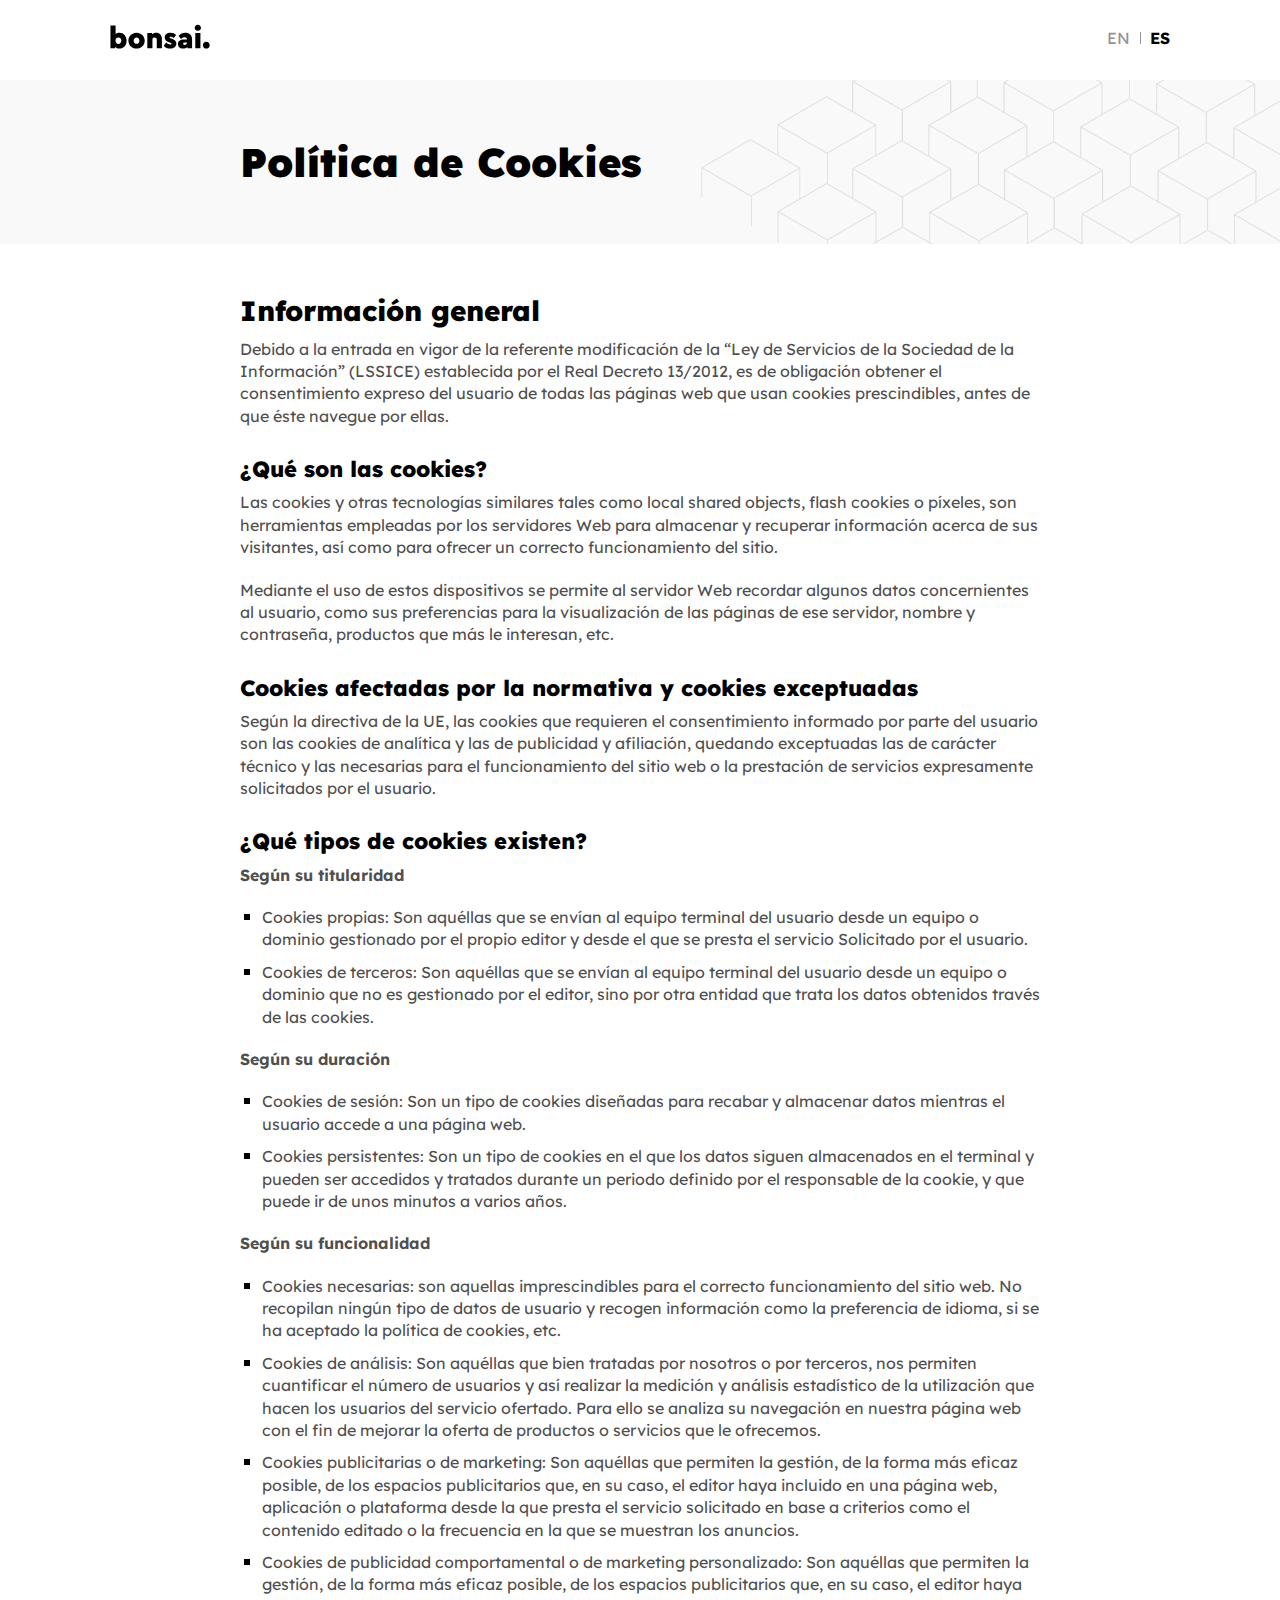
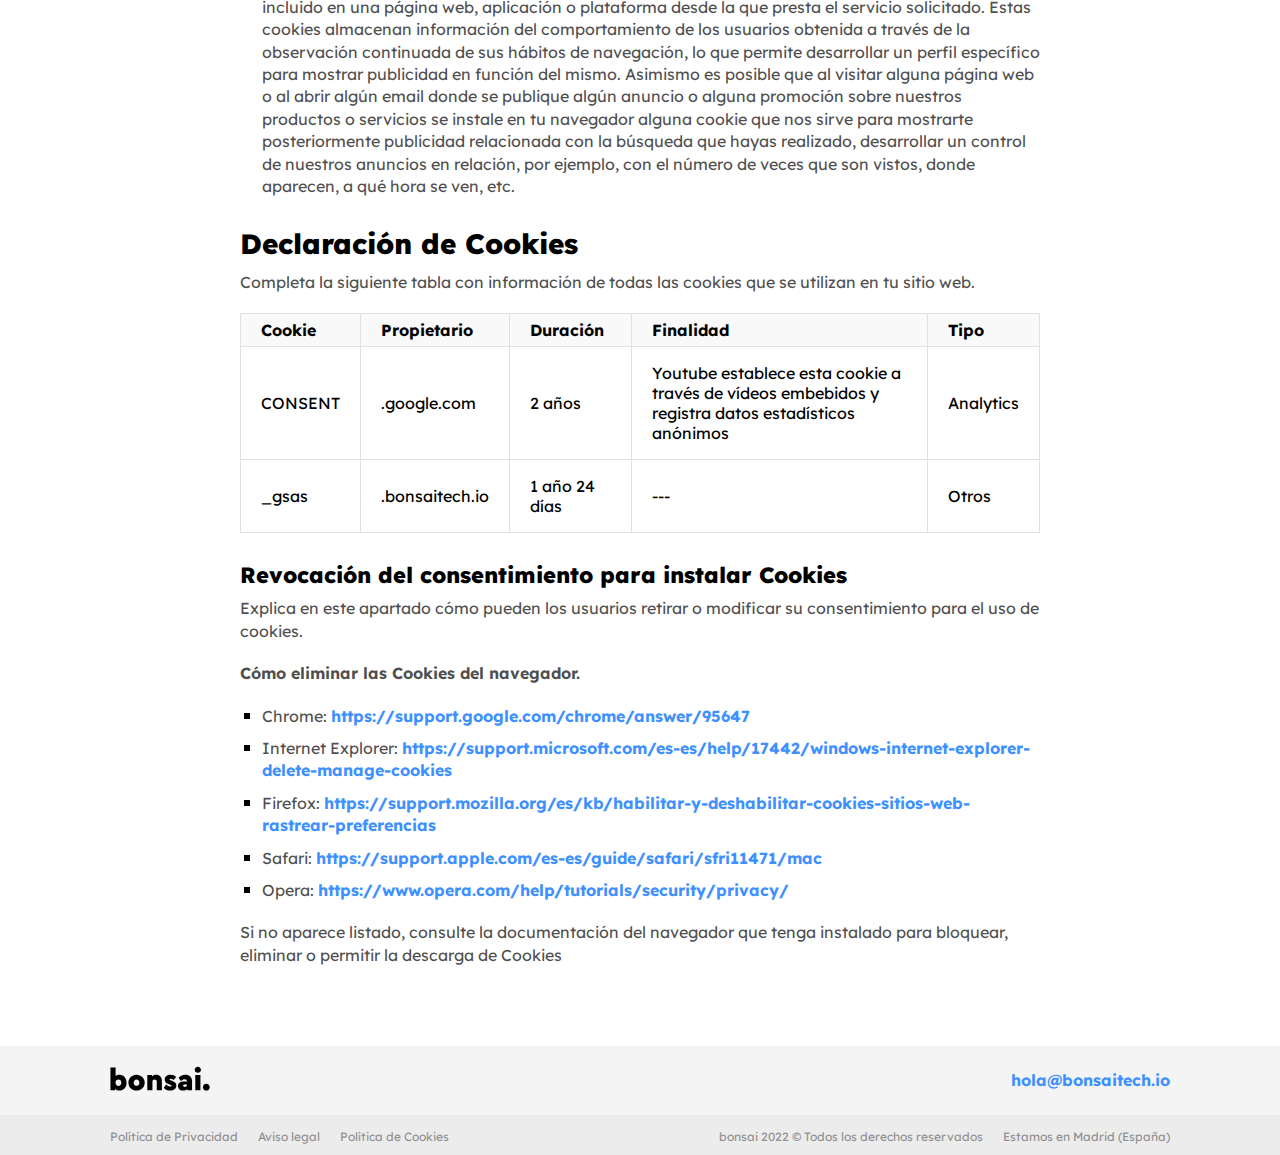
<file: es/cookies/index.html>
<!DOCTYPE html><html><head><meta charSet="utf-8"/><meta http-equiv="x-ua-compatible" content="ie=edge"/><meta name="viewport" content="width=device-width, initial-scale=1, shrink-to-fit=no"/><meta name="generator" content="Gatsby 4.23.1"/><meta name="theme-color" content="#fff"/><style data-href="/styles.a7e12eb4056ebb092e34.css" data-identity="gatsby-global-css">@import url(https://fonts.googleapis.com/css2?family=Lexend:wght@200;300;400;500;700;900&display=swap);.body{font-family:Lexend,sans-serif;font-size:1.2;line-height:normal}/*! normalize.css v3.0.2 | MIT License | git.io/normalize */html{-ms-text-size-adjust:100%;-webkit-text-size-adjust:100%;font-family:sans-serif}body{margin:0}article,aside,details,figcaption,figure,footer,header,hgroup,main,menu,nav,section,summary{display:block}audio,canvas,progress,video{display:inline-block;vertical-align:baseline}audio:not([controls]){display:none;height:0}[hidden],template{display:none}a{background-color:transparent}a:active,a:hover{outline:0}abbr[title]{border-bottom:1px dotted}b,strong{font-weight:700}dfn{font-style:italic}h1{font-size:2em;margin:.67em 0}mark{background:#ff0;color:#000}small{font-size:80%}sub,sup{font-size:75%;line-height:0;position:relative;vertical-align:baseline}sup{top:-.5em}sub{bottom:-.25em}img{border:0}svg:not(:root){overflow:hidden}figure{margin:1em 40px}hr{box-sizing:content-box;height:0}pre{overflow:auto}code,kbd,pre,samp{font-family:monospace,monospace;font-size:1em}button,input,optgroup,select,textarea{color:inherit;font:inherit;margin:0}button{overflow:visible;padding:0}button,select{text-transform:none}button,html input[type=button],input[type=reset],input[type=submit]{-webkit-appearance:button;cursor:pointer}button[disabled],html input[disabled]{cursor:default}button::-moz-focus-inner,input::-moz-focus-inner{border:0;padding:0}input{line-height:normal}input[type=checkbox],input[type=radio]{box-sizing:border-box;padding:0}input[type=number]::-webkit-inner-spin-button,input[type=number]::-webkit-outer-spin-button{height:auto}input[type=search]{-webkit-appearance:textfield;box-sizing:content-box}input[type=search]::-webkit-search-cancel-button,input[type=search]::-webkit-search-decoration{-webkit-appearance:none}fieldset{border:1px solid silver;margin:0 2px;padding:.35em .625em .75em}legend{border:0;padding:0}textarea{overflow:auto}optgroup{font-weight:700}table{border-collapse:collapse;border-spacing:0}td,th{padding:0}*{box-sizing:border-box}html{font-size:16px;scroll-behavior:smooth}body{-webkit-font-smoothing:antialiased;-moz-osx-font-smoothing:grayscale;background:#fff;font-family:Lexend,sans-serif;font-size:1.2;line-height:normal;overflow-x:hidden}iframe,img{max-width:100%}img{height:auto}h1,h2,h3,h4,h5,h6{margin:0}dd,dl,ol,ul{list-style:none;margin:0;padding:0}p{margin:0}a{color:inherit;text-decoration:none}a:focus,a:hover{outline:none}.wrapper{margin:0 auto;max-width:1100px;padding:0 20px}svg{height:26px;width:26px}svg path{fill:currentColor}@-webkit-keyframes fade-in{0%{opacity:0}to{opacity:1}}@keyframes fade-in{0%{opacity:0}to{opacity:1}}@-webkit-keyframes fade-out{0%{opacity:1}to{opacity:0}}@keyframes fade-out{0%{opacity:1}to{opacity:0}}@-webkit-keyframes scale{0%{opacity:0;-webkit-transform:scale(0);transform:scale(0)}to{opacity:1;-webkit-transform:scale(1.2);transform:scale(1.2)}}@keyframes scale{0%{opacity:0;-webkit-transform:scale(0);transform:scale(0)}to{opacity:1;-webkit-transform:scale(1.2);transform:scale(1.2)}}@-webkit-keyframes overflow{0%{overflow:hidden}to{overflow:auto}}@keyframes overflow{0%{overflow:hidden}to{overflow:auto}}@-webkit-keyframes pulse-in{0%{box-shadow:0 0 0 0 hsla(0,0%,58%,.2)}to{box-shadow:6px 6px 0 0 hsla(0,0%,58%,.4)}}@keyframes pulse-in{0%{box-shadow:0 0 0 0 hsla(0,0%,58%,.2)}to{box-shadow:6px 6px 0 0 hsla(0,0%,58%,.4)}}@-webkit-keyframes pulse-out{0%{box-shadow:6px 6px 0 0 hsla(0,0%,58%,.4)}to{box-shadow:0 0 0 0 hsla(0,0%,58%,.2)}}@keyframes pulse-out{0%{box-shadow:6px 6px 0 0 hsla(0,0%,58%,.4)}to{box-shadow:0 0 0 0 hsla(0,0%,58%,.2)}}@-webkit-keyframes appear-cube-icon{0%{-webkit-transform:translate(-50%) scale(1);transform:translate(-50%) scale(1)}to{-webkit-transform:translate(-50%,-16px) scale(1.1);transform:translate(-50%,-16px) scale(1.1)}}@keyframes appear-cube-icon{0%{-webkit-transform:translate(-50%) scale(1);transform:translate(-50%) scale(1)}to{-webkit-transform:translate(-50%,-16px) scale(1.1);transform:translate(-50%,-16px) scale(1.1)}}@-webkit-keyframes nav-item-hover{0%{-webkit-transform:scaleX(0);transform:scaleX(0)}to{-webkit-transform:scaleX(100%);transform:scaleX(100%)}}@keyframes nav-item-hover{0%{-webkit-transform:scaleX(0);transform:scaleX(0)}to{-webkit-transform:scaleX(100%);transform:scaleX(100%)}}@-webkit-keyframes appear-top{0%{opacity:0;-webkit-transform:translateY(-10%);transform:translateY(-10%)}to{opacity:1;-webkit-transform:translateY(0);transform:translateY(0)}}@keyframes appear-top{0%{opacity:0;-webkit-transform:translateY(-10%);transform:translateY(-10%)}to{opacity:1;-webkit-transform:translateY(0);transform:translateY(0)}}@media(min-width:47.5em){.hide-in-desktop{display:none}}.show-in-mobile{display:block}@media(min-width:47.5em){.show-in-mobile{display:none}}.show-in-tablet{display:none}@media(min-width:47.5em){.show-in-tablet{display:block}}.show-in-desktop{display:none}@media(min-width:60em){.show-in-desktop{display:block}}.screen-reader-text{clip:rect(1px,1px,1px,1px);word-wrap:normal;border:0;-webkit-clip-path:inset(50%);clip-path:inset(50%);height:.0625rem;margin:-.0625rem;overflow:hidden;padding:0;position:absolute;width:.0625rem}.screen-reader-link{opacity:0}.emphasis-text,.link{color:#3e90ff}.link{font-weight:700}.link:hover{color:#0b73ff}.banner,.disable-scroll-mobile{overflow:hidden}.banner{background:#f9f9f9;padding:60px 20px;position:relative}.banner .pattern{max-width:1500px;position:absolute;right:-278px;top:-228px;width:900px}.basic-list li{margin-bottom:10px;padding-left:22px;position:relative}.basic-list li:before{background:#000;content:"";height:6px;left:4px;position:absolute;top:8px;width:6px}.basic-table{border-collapse:collapse;width:100%}.basic-table-wrapper{overflow:auto}.basic-table td,.basic-table th{border:1px solid #e0e0e0;text-align:left}.basic-table th{background:#f9f9f9;padding:6px 20px}.basic-table td{padding:16px 20px}.outer-wrapper .header{height:60px;left:0;position:fixed;right:0;top:0;z-index:99}.outer-wrapper .content{padding-top:60px}@media(min-width:47.5em){.outer-wrapper .header{height:80px}.outer-wrapper .content{padding-top:80px}}.intro-heading{max-width:800px}.intro-heading .pre-title{margin-bottom:10px}.inner-wrapper{margin:0 auto;max-width:800px}.header{background:#fff;padding:16px 0}.header .wrapper{align-items:center;display:flex}.header .main-nav{display:flex;flex:1 1 auto;justify-content:end}.header .logo{width:100px}.header .button-menu{background:transparent;border:none;box-shadow:none;position:absolute;right:16px;top:24px}.header.open-menu .hamburger:before{-webkit-transform:translateY(.75rem) rotate(45deg);transform:translateY(.75rem) rotate(45deg)}.header.open-menu .hamburger:after{-webkit-transform:translateY(-.75rem) rotate(-45deg);transform:translateY(-.75rem) rotate(-45deg)}.header.open-menu .main-nav{-webkit-animation:appear-top .3s ease;animation:appear-top .3s ease;background:#fff;border-bottom:1px solid #f9f9f9;box-shadow:0 12px 36px -8px rgba(0,0,0,.1);display:block;left:0;padding-bottom:10px;position:fixed;right:0;top:60px}.header.open-menu .lang-selector,.header.open-menu .nav-item{display:block;margin:0;padding:10px 20px}.header.open-menu .nav-item:hover:after{display:none}@media(max-width:47.49em){.header .main-nav{display:none}}@media(min-width:47.5em){.header{padding:24px 0}.header .button-menu{display:none}}.main-nav .nav-item{font-size:15px;font-weight:500;margin-left:24px;padding:4px;position:relative;transition:color .3s ease-in-out}.main-nav .nav-item:after{background-color:#000;bottom:-3px;content:"";height:2px;left:0;position:absolute;-webkit-transform:scaleX(0);transform:scaleX(0);-webkit-transform-origin:0 0;transform-origin:0 0;width:100%}.main-nav .lang-selector{margin-left:40px}@media(min-width:47.5em){.main-nav .nav-item:hover:after{-webkit-animation:nav-item-hover .3s ease both;animation:nav-item-hover .3s ease both}}.lang-selector{padding:4px 0}.lang-selector .lang-item{background:transparent;border:none;box-shadow:none;color:#939393}.lang-selector .lang-item:not(.active):hover{color:#6d6d6d}.lang-selector .lang-item.active{color:#000;font-weight:700}.lang-selector .lang-item:last-child{margin-left:10px;padding-left:10px;position:relative}.lang-selector .lang-item:last-child:before{background-color:#939393;content:"";height:12px;left:0;position:absolute;top:4px;width:1px}.hamburger{display:block;height:10px;position:relative;width:22px}.hamburger:after,.hamburger:before{background:#000;content:"";height:3px;left:0;position:absolute;transition:-webkit-transform .3s ease-in-out;transition:transform .3s ease-in-out;transition:transform .3s ease-in-out,-webkit-transform .3s ease-in-out;width:100%}.hamburger:before{left:0;top:0;-webkit-transform-origin:top right;transform-origin:top right}.hamburger:after{left:0;top:.5rem;-webkit-transform-origin:bottom right;transform-origin:bottom right}.footer .logo{margin-right:20px;width:100px}.footer-main{background:#f4f4f4;padding:20px 0}.footer-extra{background:#ececec;padding:10px 0}.footer-extra a:hover{text-decoration:underline}.footer .social-item{align-items:center;cursor:pointer;display:inline-flex;height:20px;justify-content:center;margin-left:10px;width:20px}.footer-caption{color:#939393;font-size:12px}.footer .nav-item,.footer-caption:not(:last-child){margin-right:20px}@media(max-width:47.49em){.footer .logo{margin-bottom:6px}.footer .nav-item{display:block;margin:0;padding-left:0}.footer-social .link{display:block;margin-bottom:10px}.footer-social .social-item{margin:0 10px 0 0}.footer .right-slot .footer-caption{display:block;margin-bottom:2px}.footer-caption{font-size:14px}}@media(min-width:47.5em){.footer-main .wrapper{align-items:center;display:flex}.footer-main .footer-social{margin-left:auto}.footer-extra .wrapper,.footer-social{align-items:center;display:flex}.footer-extra .right-slot{margin-left:auto}}.alpha{font-size:40px;font-weight:900;line-height:1.1}@media(min-width:760px){.alpha{font-size:56px}}@media(min-width:960px){.alpha{font-size:62px}}.beta{font-size:30px;font-weight:900;line-height:1.1}@media(min-width:760px){.beta{font-size:34px}}@media(min-width:960px){.beta{font-size:40px}}.gamma{font-size:24px;font-weight:900;line-height:1.2}@media(min-width:960px){.gamma{font-size:28px;font-weight:900;line-height:1.2}}.delta{font-size:22px;font-weight:500;line-height:1.1}.intro-text{font-size:22px;font-weight:300;line-height:1.2}@media(min-width:760px){.intro-text{font-size:26px}}@media(min-width:960px){.intro-text{font-size:28px}}.basic-text,.text{font-size:18px;font-weight:300;line-height:1.2}.text{color:#939393;font-weight:500}.cta-text{font-size:20px;font-weight:400;line-height:1.2}@media(min-width:760px){.cta-text{font-size:22px;font-weight:400;line-height:1.2}}.pre-title{color:rgba(0,0,0,.4);font-size:16px;font-weight:400;line-height:1.2;text-transform:uppercase}@media(min-width:760px){.pre-title{font-size:20px;font-weight:400;line-height:1.2}}.button{align-items:center;-webkit-animation:border-white .5s ease;animation:border-white .5s ease;cursor:pointer;display:inline-flex;height:60px;justify-content:center;position:relative}.button .icon{display:inline-block;height:36px;width:36px}.button .icon svg,.button:after{height:100%;width:100%}.button:after{-webkit-animation:pulse-out .3s;animation:pulse-out .3s;content:"";left:0;position:absolute;top:0}.button-content{align-items:center;background:#000;color:#fff;display:inline-flex;font-size:16px;font-weight:700;height:100%;justify-content:center;padding:0 20px;position:relative;transition:-webkit-transform .1s ease-in-out;transition:transform .1s ease-in-out;transition:transform .1s ease-in-out,-webkit-transform .1s ease-in-out;width:100%;z-index:22}.button:focus:after,.button:hover:after{-webkit-animation:pulse-in .3s both;animation:pulse-in .3s both}.button.is-clear .button-content{background:#fff;color:#000}.brick{background:#fff;padding:80px 0}.brick.dark{background:#000;color:#fff}.brick.dark .basic-list{color:hsla(0,0%,100%,.7)}.brick.dark .basic-list li:before{background:hsla(0,0%,100%,.7)}.brick.grey{background:#f9f9f9}@media(min-width:60em){.brick{padding:120px 0}}.claims .beta{max-width:780px}.claims .basic-list li{font-weight:400}@media(min-width:60em){.claims{padding-bottom:50px}.claims .wrapper{max-width:900px}}.whyus{padding:100px 0 60px}.whyus .delta{margin-bottom:10px;opacity:.9}.whyus p{font-size:15px;opacity:.7}.whyus-group{padding:40px 0}.whyus .icon-block{flex:1 1 33.3%;margin-bottom:40px;padding-right:60px}.whyus .icon-block img{margin-left:-8px;width:60px}@media(min-width:60em){.whyus-group{display:flex;flex-wrap:wrap;padding:60px 0 20px}.whyus .delta{display:flex;flex-direction:column;justify-content:flex-end;min-height:57px}.icon-block-title{align-items:flex-start;display:flex}.icon-block-title img{flex-shrink:0;margin-right:6px}}.card{background:#fff;margin-bottom:40px;padding:38px 40px 40px}.card .gamma{margin-bottom:6px}.card .button{margin-top:10px}.card .button+.button{margin-left:20px}.card p{color:#939393;margin-bottom:10px}.card.w-50{display:flex;flex-direction:column}.card.w-50 .button{margin-top:auto;width:100%}.hero{background:#fff;overflow:hidden;padding:80px 0 100px}.hero,.hero-info{position:relative}.hero-info{max-width:730px;z-index:10}.hero-pattern{max-width:none;position:absolute;right:0;top:28%;width:150%;z-index:1}.hero .alpha{margin-bottom:20px}.hero .intro-text{color:#939393;font-weight:200;max-width:600px}.hero .intro-text strong{color:#3e90ff}.hero .button{margin-top:30px}@media(max-width:32.49em){.hero .animated-grid{right:-90%;top:20%}}@media(min-width:32.5em)and (max-width:47.49em){.hero .animated-grid{right:-60%;top:20%}}@media(min-width:47.5em)and (max-width:59.99em){.hero .animated-grid{right:-40%;top:15%}}@media(min-width:32.5em){.hero-info{width:90%}}@media(min-width:60em){.hero{height:781px;padding:180px 0 250px}.hero-pattern{max-width:1500px;right:0;top:0;width:100%}}.animated-grid{pointer-events:none;position:absolute;right:-194px;top:-58px}.animated-grid .viewport{height:835px;width:1065px}.animated-grid canvas{background:#fff;border:none;opacity:0;outline:none;transition:opacity 1s ease-out}.animated-grid canvas.visible{opacity:1}.cube-e,.cube-n,.cube-s,.cube-w{height:146.03448px;position:absolute;transition:-webkit-transform .9s cubic-bezier(0,0,0,1.18);transition:transform .9s cubic-bezier(0,0,0,1.18);transition:transform .9s cubic-bezier(0,0,0,1.18),-webkit-transform .9s cubic-bezier(0,0,0,1.18);transition-delay:.6s;width:110px}.cube-n{left:68.75px;top:0;z-index:1}.cube-s{left:68.75px;top:81.7763157895px;z-index:3}.cube-e{left:137.5px}.cube-e,.cube-w{top:40.88816px;z-index:2}.cube-w{left:0}.cube-skirt{left:-1px;min-width:248.5px;position:absolute;top:112.33422px;z-index:10}.cube-grid{flex-shrink:0;height:216.03448px;margin-top:42.52368px;position:relative;top:10px;width:247.5px}.cube-grid .icon{background:#000;border-radius:20px;color:#3e90ff;height:54px;left:50%;position:absolute;top:-4px;-webkit-transform:translateX(-50%);transform:translateX(-50%);width:50px;width:54px;z-index:10}.cube-grid.activated .icon{-webkit-animation:appear-cube-icon .9s both;animation:appear-cube-icon .9s both;-webkit-animation-delay:.75s;animation-delay:.75s}.cube-grid.is-east.activated .cube-e,.cube-grid.is-north.activated .cube-n,.cube-grid.is-south.activated .cube-s,.cube-grid.is-west.activated .cube-w{-webkit-transform:translateY(-45.7947368421px);transform:translateY(-45.7947368421px)}@media(min-width:47.5em){.cube-grid.is-north{top:60px}}.visual-block{margin:40px 0;max-width:910px}.visual-block .gamma{margin-bottom:20px}.visual-block .basic-text{color:hsla(0,0%,100%,.8);margin-bottom:3px}.visual-block .block-content{color:hsla(0,0%,100%,.8);font-weight:400;line-height:1.4}.visual-block .block-content p{margin-bottom:16px}.visual-block.reverse .cube-grid{order:-1}.visual-block.reverse .info{margin-left:auto}.visual-block .cube-grid{margin:100px auto 0}@media(min-width:47.5em){.visual-block{align-items:center;display:flex;margin:80px 0}.visual-block .info{flex:1 1 auto;padding-right:90px}.visual-block .cube-grid{margin:0 auto}.visual-block.reverse .info{padding:0 0 0 90px}}.cta .beta{margin-bottom:10px;max-width:600px}.cta-text{color:#939393;max-width:600px}.cta-action{margin-top:20px}@media(min-width:47.5em){.cta .wrapper{align-items:center;display:flex}.cta-info{flex:1 1 auto;padding-right:40px}.cta-action{flex:0 0 auto;margin:0 0 0 auto}}@media(min-width:60em){.cta{padding:120px 0}}.info-block{margin:60px 0}.info-block .gamma,.info-block p{margin-bottom:10px}.info-block .basic-text{color:#939393}.about{overflow:hidden;position:relative}.about .intro-heading{position:relative;z-index:10}.about .animated-grid{position:absolute;right:-350px;top:-200px;z-index:1}@media(min-width:60em){.about{padding:120px 0}}.team{margin-top:40px;position:relative;z-index:10}.team-member{align-items:center;display:flex;margin-bottom:60px}.team-image{flex-shrink:0;height:auto;margin-right:20px;position:relative;width:116px}.team-image img{display:block;position:relative;z-index:10}.team-name{font-size:24px;font-weight:900}.team-position{color:#939393;font-size:14px;margin-bottom:5px;text-transform:uppercase}.team-description{font-size:15px;max-width:90%;opacity:.8}@media(max-width:47.49em){.team-member{align-items:flex-start}.team-description{max-width:100%}}@media(min-width:47.5em){.team{align-items:center;display:flex;flex-wrap:wrap}.team-member{flex:1 1 50%}.team-member:nth-child(odd){padding-right:20px}}.values{padding-bottom:60px}@media(min-width:47.5em){.values-block{display:flex;margin-left:-30px}.values .info-block{flex:1 1 33.3%;padding:0 30px}}@media(min-width:60em){.values{padding-bottom:100px}}.contact{overflow:hidden;padding-bottom:0;position:relative}.contact .pattern{max-width:1500px;position:absolute;right:-376px;top:-114px;width:900px;z-index:1}.contact .card{flex:1 1 auto}.contact .card-grid{display:flex;flex-wrap:wrap;margin:40px 0;max-width:750px;position:relative;z-index:2}.contact .button-content{padding:0 14px}@media(min-width:47.5em){.contact .card.w-50{flex-basis:calc(50% - 20px);flex-grow:0;flex-shrink:0}.contact .card.w-50:first-child{margin-right:40px}}@media(min-width:60em){.contact{padding-bottom:50px}}.quote{position:relative}.quote .wrapper{display:flex}.quote-info{flex:1 1 auto;padding-right:40px}.quote-text{font-size:24px;font-style:italic;font-weight:300;font-weight:400;line-height:1.2;margin-bottom:16px}@media(min-width:760px){.quote-text{font-size:26px;font-weight:300;line-height:1.2}}.quote-author{color:rgba(0,0,0,.8);font-weight:500;margin-bottom:2px;text-transform:uppercase}.quote-position{color:rgba(0,0,0,.4);font-size:16px}.quote-graphic{flex:0 0 140px;margin:0 auto}@media(max-width:47.49em){.quote-graphic{position:absolute;right:20px;top:24px;width:120px}}.map{background:#f9f9f9;height:400px;padding:0;width:100%}.map,.map .wrapper{position:relative}.map-info-box{background:#000;color:#fff;display:inline-block;max-width:300px;padding:30px 26px 30px 30px}.map-info-box .text{margin-top:10px}.map .map-info-box{left:20px;position:absolute;top:-40px;z-index:10}.map iframe{border:none;height:400px;min-width:0;width:100%}.services .card-grid{margin-top:40px}.services .intro-heading .text{font-size:20px;font-weight:300;margin-top:16px}@media(min-width:47.5em){.services{padding:100px 0}.services .intro-heading .text{font-size:22px}.services .card-grid{display:flex}.services .card-grid .card{flex-basis:calc(50% - 20px);flex-grow:1;flex-shrink:1}.services .card-grid .card:first-child{margin-right:40px}}.generic-content{padding:20px 20px 60px}.generic-content h1{margin-bottom:26px}.generic-content h2,.generic-content h3,.generic-content h4,.generic-content h5,.generic-content h6{font-weight:800;margin:30px 0 10px}.generic-content p,.generic-content ul{color:rgba(0,0,0,.7);font-weight:400;line-height:1.4;margin-bottom:20px}.generic-content li{margin-bottom:10px}.generic-content .link{word-break:break-word}.not-found-page{padding:40px}.not-found-page .content{margin:0 auto;max-width:800px;position:relative;z-index:10}.not-found-page .button{margin:20px 0;min-width:200px}.not-found-page .alpha,.not-found-page .beta{margin-bottom:20px}.not-found-page .animated-grid{right:-70%;top:10%}.not-found-page .intro-text{margin-bottom:30px}.not-found-page .logo{display:block;margin-bottom:110px;width:100px}@media(min-width:60em){.not-found-page .animated-grid{right:-251px;top:0}}</style><link rel="icon" href="/favicon-32x32.png?v=a4bff2874d43490bee7c8938ffccc138" type="image/png"/><link rel="manifest" href="/manifest.webmanifest" crossorigin="use-credentials"/><link rel="apple-touch-icon" sizes="48x48" href="/icons/icon-48x48.png?v=a4bff2874d43490bee7c8938ffccc138"/><link rel="apple-touch-icon" sizes="72x72" href="/icons/icon-72x72.png?v=a4bff2874d43490bee7c8938ffccc138"/><link rel="apple-touch-icon" sizes="96x96" href="/icons/icon-96x96.png?v=a4bff2874d43490bee7c8938ffccc138"/><link rel="apple-touch-icon" sizes="144x144" href="/icons/icon-144x144.png?v=a4bff2874d43490bee7c8938ffccc138"/><link rel="apple-touch-icon" sizes="192x192" href="/icons/icon-192x192.png?v=a4bff2874d43490bee7c8938ffccc138"/><link rel="apple-touch-icon" sizes="256x256" href="/icons/icon-256x256.png?v=a4bff2874d43490bee7c8938ffccc138"/><link rel="apple-touch-icon" sizes="384x384" href="/icons/icon-384x384.png?v=a4bff2874d43490bee7c8938ffccc138"/><link rel="apple-touch-icon" sizes="512x512" href="/icons/icon-512x512.png?v=a4bff2874d43490bee7c8938ffccc138"/></head><body><div id="___gatsby"><div style="outline:none" tabindex="-1" id="gatsby-focus-wrapper"><div class="outer-wrapper"><header class="header"><div class="wrapper"><a class="logo" href="/es/"><img class="logo" alt="Bonsai" src="[data-uri]"/></a><nav class="main-nav"><div class="lang-selector"><button class="lang-item" aria-label="button language selection">EN</button><button class="lang-item active" aria-label="button language selection" disabled="">ES</button></div></nav></div></header><div class="content"><div class="banner"><img src="/static/grid-0f9aebb541bc4c2b2cad85e85c002028.png" alt="pattern" class="pattern"/><div class="inner-wrapper"><h1 class="beta">Política de Cookies</h1></div></div><div class="generic-content"><div class="inner-wrapper"><h2 class="gamma">Información general</h2><p>Debido a la entrada en vigor de la referente modificación de la “Ley de Servicios de la Sociedad de la Información” (LSSICE) establecida por el Real Decreto 13/2012, es de obligación obtener el consentimiento expreso del usuario de todas las páginas web que usan cookies prescindibles, antes de que éste navegue por ellas.</p><h3 class="delta">¿Qué son las cookies?</h3><p>Las cookies y otras tecnologías similares tales como local shared objects, flash cookies o píxeles, son herramientas empleadas por los servidores Web para almacenar y recuperar información acerca de sus visitantes, así como para ofrecer un correcto funcionamiento del sitio.</p><p>Mediante el uso de estos dispositivos se permite al servidor Web recordar algunos datos concernientes al usuario, como sus preferencias para la visualización de las páginas de ese servidor, nombre y contraseña, productos que más le interesan, etc. </p><h3 class="delta">Cookies afectadas por la normativa y cookies exceptuadas</h3><p>Según la directiva de la UE, las cookies que requieren el consentimiento informado por parte del usuario son las cookies de analítica y las de publicidad y afiliación, quedando exceptuadas las de carácter técnico y las necesarias para el funcionamiento del sitio web o la prestación de servicios expresamente solicitados por el usuario.</p><h3 class="delta">¿Qué tipos de cookies existen?</h3><p><strong>Según su titularidad</strong></p><ul class="basic-list"><li>Cookies propias: Son aquéllas que se envían al equipo terminal del usuario desde un equipo o dominio gestionado por el propio editor y desde el que se presta el servicio Solicitado por el usuario.</li><li>Cookies de terceros: Son aquéllas que se envían al equipo terminal del usuario desde un equipo o dominio que no es gestionado por el editor, sino por otra entidad que trata los datos obtenidos través de las cookies.</li></ul><p><strong>Según su duración</strong></p><ul class="basic-list"><li>Cookies de sesión: Son un tipo de cookies diseñadas para recabar y almacenar datos mientras el usuario accede a una página web.</li><li>Cookies persistentes: Son un tipo de cookies en el que los datos siguen almacenados en el terminal y pueden ser accedidos y tratados durante un periodo definido por el responsable de la cookie, y que puede ir de unos minutos a varios años.</li></ul><p><strong>Según su funcionalidad</strong></p><ul class="basic-list"><li>Cookies necesarias: son aquellas imprescindibles para el correcto funcionamiento del sitio web. No recopilan ningún tipo de datos de usuario y recogen información como la preferencia de idioma, si se ha aceptado la política de cookies, etc.</li><li>Cookies de análisis: Son aquéllas que bien tratadas por nosotros o por terceros, nos permiten cuantificar el número de usuarios y así realizar la medición y análisis estadístico de la utilización que hacen los usuarios del servicio ofertado. Para ello se analiza su navegación en nuestra página web con el fin de mejorar la oferta de productos o servicios que le ofrecemos.</li><li>Cookies publicitarias o de marketing: Son aquéllas que permiten la gestión, de la forma más eficaz posible, de los espacios publicitarios que, en su caso, el editor haya incluido en una página web, aplicación o plataforma desde la que presta el servicio solicitado en base a criterios como el contenido editado o la frecuencia en la que se muestran los anuncios.</li><li>Cookies de publicidad comportamental o de marketing personalizado: Son aquéllas que permiten la gestión, de la forma más eficaz posible, de los espacios publicitarios que, en su caso, el editor haya incluido en una página web, aplicación o plataforma desde la que presta el servicio solicitado. Estas cookies almacenan información del comportamiento de los usuarios obtenida a través de la observación continuada de sus hábitos de navegación, lo que permite desarrollar un perfil específico para mostrar publicidad en función del mismo. Asimismo es posible que al visitar alguna página web o al abrir algún email donde se publique algún anuncio o alguna promoción sobre nuestros productos o servicios se instale en tu navegador alguna cookie que nos sirve para mostrarte posteriormente publicidad relacionada con la búsqueda que hayas realizado, desarrollar un control de nuestros anuncios en relación, por ejemplo, con el número de veces que son vistos, donde aparecen, a qué hora se ven, etc.</li></ul><h2 class="gamma">Declaración de Cookies</h2><p>Completa la siguiente tabla con información de todas las cookies que se utilizan en tu sitio web.</p><div class="basic-table-wrapper"><table class="basic-table"><tr><th>Cookie</th><th>Propietario</th><th>Duración</th><th>Finalidad</th><th>Tipo</th></tr><tr><td>CONSENT</td><td>.google.com</td><td>2 años</td><td>Youtube establece esta cookie a través de vídeos embebidos y registra datos estadísticos anónimos</td><td>Analytics</td></tr><tr><td>_gsas </td><td>.bonsaitech.io</td><td>1 año 24 días</td><td>---</td><td>Otros</td></tr></table></div><h3 class="delta">Revocación del consentimiento para instalar Cookies  </h3><p>Explica en este apartado cómo  pueden los usuarios retirar o modificar su consentimiento para el uso de cookies.</p><p><strong>Cómo eliminar las Cookies del navegador.</strong></p><ul class="basic-list"><li>Chrome: <!-- --><a class="link" target="_blank" rel="noopener noreferrer" href="https://support.google.com/chrome/answer/95647"> https://support.google.com/chrome/answer/95647 <!-- --></a></li><li>Internet Explorer: <!-- --><a class="link" target="_blank" rel="noopener noreferrer" href="https://support.microsoft.com/es-es/windows/eliminar-y-administrar-cookies-168dab11-0753-043d-7c16-ede5947fc64d"> https://support.microsoft.com/es-es/help/17442/windows-internet-explorer-delete-manage-cookies <!-- --></a></li><li>Firefox: <!-- --><a class="link" target="_blank" rel="noopener noreferrer" href="https://support.mozilla.org/es/kb/habilitar-y-deshabilitar-cookies-sitios-web-rastrear-preferencias"> https://support.mozilla.org/es/kb/habilitar-y-deshabilitar-cookies-sitios-web-rastrear-preferencias <!-- --></a></li><li>Safari: <!-- --><a class="link" target="_blank" rel="noopener noreferrer" href="https://support.apple.com/es-es/guide/safari/sfri11471/mac"> https://support.apple.com/es-es/guide/safari/sfri11471/mac <!-- --></a></li><li>Opera: <!-- --><a class="link" target="_blank" rel="noopener noreferrer" href="https://help.opera.com/en/latest/web-preferences/"> https://www.opera.com/help/tutorials/security/privacy/ <!-- --></a></li></ul><p>Si no aparece listado, consulte la documentación del navegador que tenga instalado para bloquear, eliminar o permitir la descarga de Cookies</p></div></div></div><header class="footer"><div class="footer-main"><div class="wrapper"><a class="logo" href="/es/"><img class="logo" alt="Bonsai" src="[data-uri]"/></a><div class="footer-social"><a class="link" href="mailto:hola@bonsaitech.io">hola@bonsaitech.io</a></div></div></div><div class="footer-extra"><div class="wrapper"><div class="left-slot"><a class="footer-caption" href="/es/privacy">Política de Privacidad</a><a class="footer-caption" href="/es/legal">Aviso legal</a><a class="footer-caption" href="/es/cookies">Política de Cookies</a></div><div class="right-slot"><span class="footer-caption">bonsai 2022 © <!-- -->Todos los derechos reservados<!-- --></span><span class="footer-caption">Estamos en Madrid (España)</span></div></div></div></header></div></div><div id="gatsby-announcer" style="position:absolute;top:0;width:1px;height:1px;padding:0;overflow:hidden;clip:rect(0, 0, 0, 0);white-space:nowrap;border:0" aria-live="assertive" aria-atomic="true"></div></div><script id="gatsby-script-loader">/*<![CDATA[*/window.pagePath="/es/cookies/";window.___webpackCompilationHash="da70a378b5b270d82700";/*]]>*/</script><script id="gatsby-chunk-mapping">/*<![CDATA[*/window.___chunkMapping={"polyfill":["/polyfill-c27d8cd3d0802bcdd086.js"],"app":["/app-2be7ac4edbe7f7c81023.js"],"component---src-pages-404-jsx":["/component---src-pages-404-jsx-1520dc885193f8043d55.js"],"component---src-pages-cookies-es-jsx":["/component---src-pages-cookies-es-jsx-601535187a8c8d63f519.js"],"component---src-pages-cookies-jsx":["/component---src-pages-cookies-jsx-597c567717a815b8b490.js"],"component---src-pages-index-es-jsx":["/component---src-pages-index-es-jsx-3691c4eee9c2073a7342.js"],"component---src-pages-index-jsx":["/component---src-pages-index-jsx-c2237c5a445c5cec3d1c.js"],"component---src-pages-legal-es-jsx":["/component---src-pages-legal-es-jsx-975c97a7f350ebd26480.js"],"component---src-pages-legal-jsx":["/component---src-pages-legal-jsx-fde2e7170258e921ed89.js"],"component---src-pages-privacy-es-jsx":["/component---src-pages-privacy-es-jsx-a94dcedbd3e7fbeffdb1.js"],"component---src-pages-privacy-jsx":["/component---src-pages-privacy-jsx-e5df44970ebe0b908f40.js"]};/*]]>*/</script><script src="/polyfill-c27d8cd3d0802bcdd086.js" nomodule=""></script><script src="/app-2be7ac4edbe7f7c81023.js" async=""></script><script src="/framework-286fc04509efcfdd3187.js" async=""></script><script src="/webpack-runtime-e207e5439455ea2c7a15.js" async=""></script></body></html>
</file>
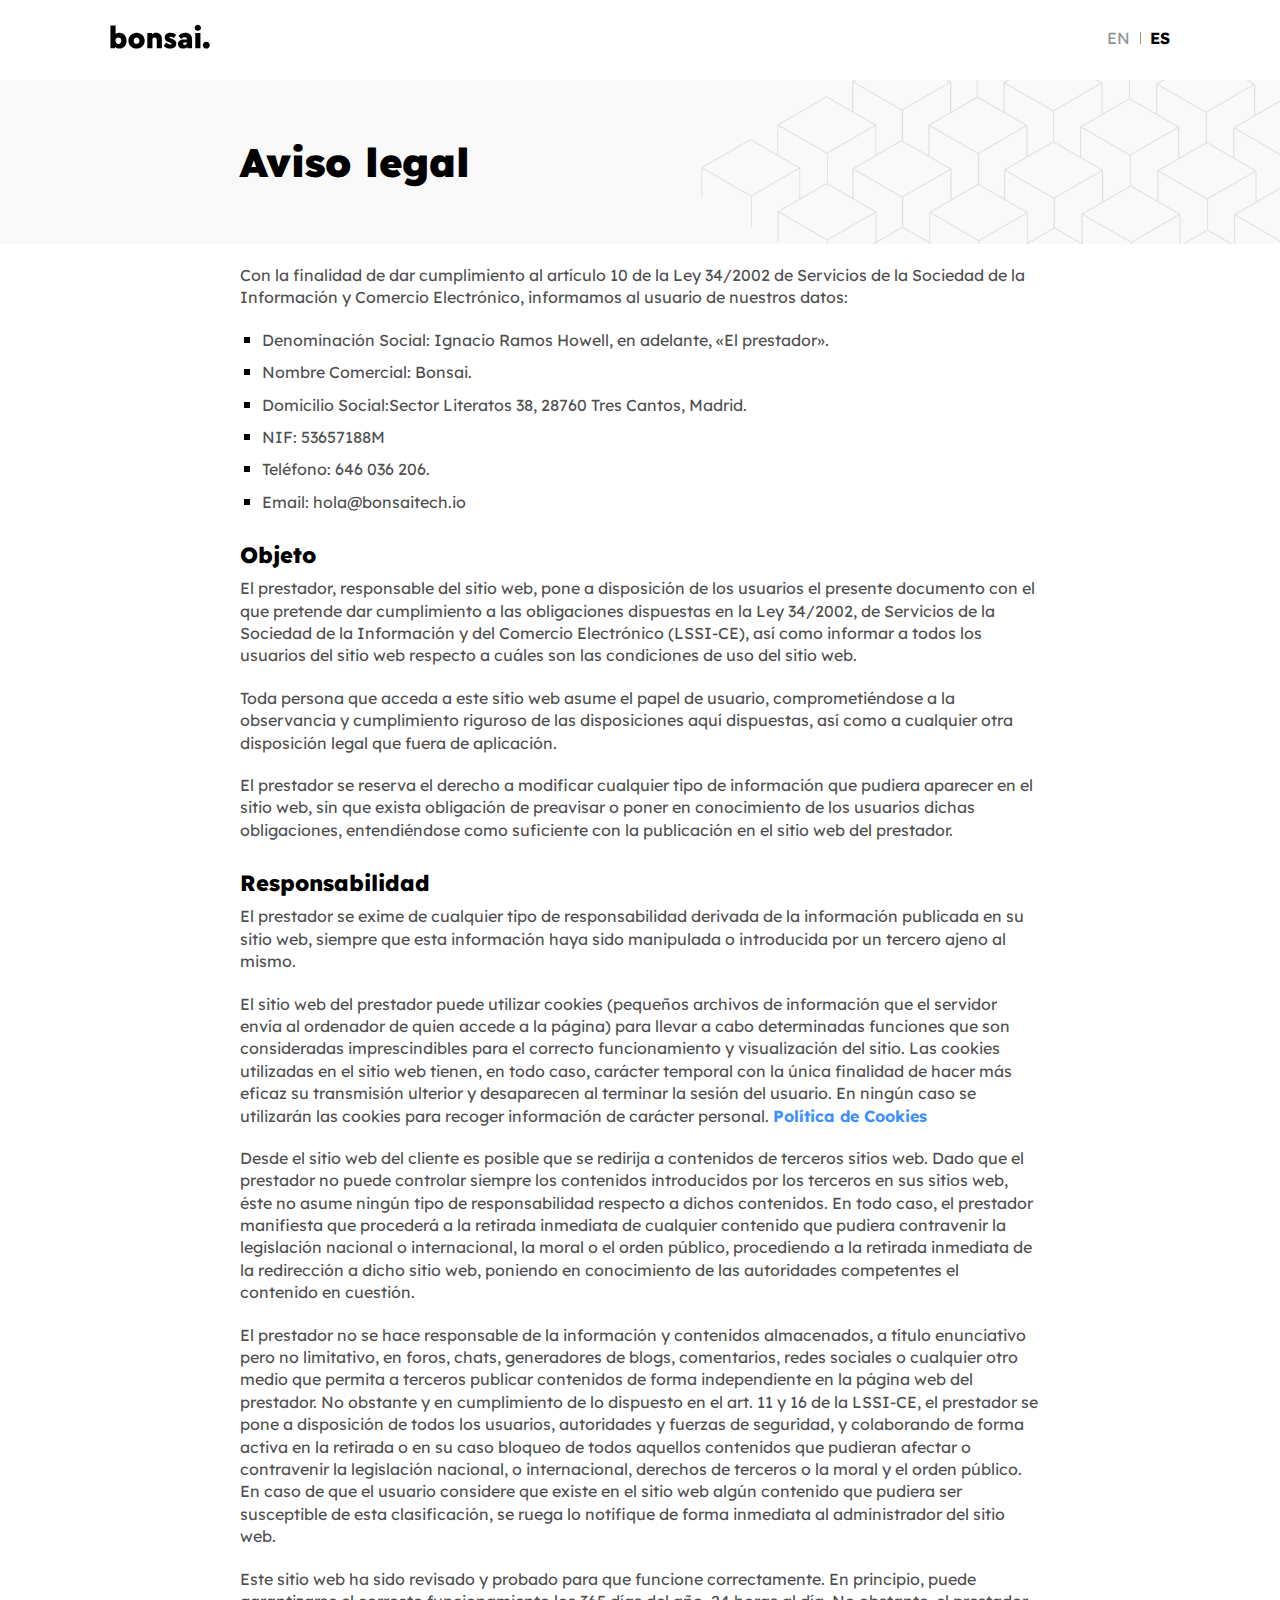
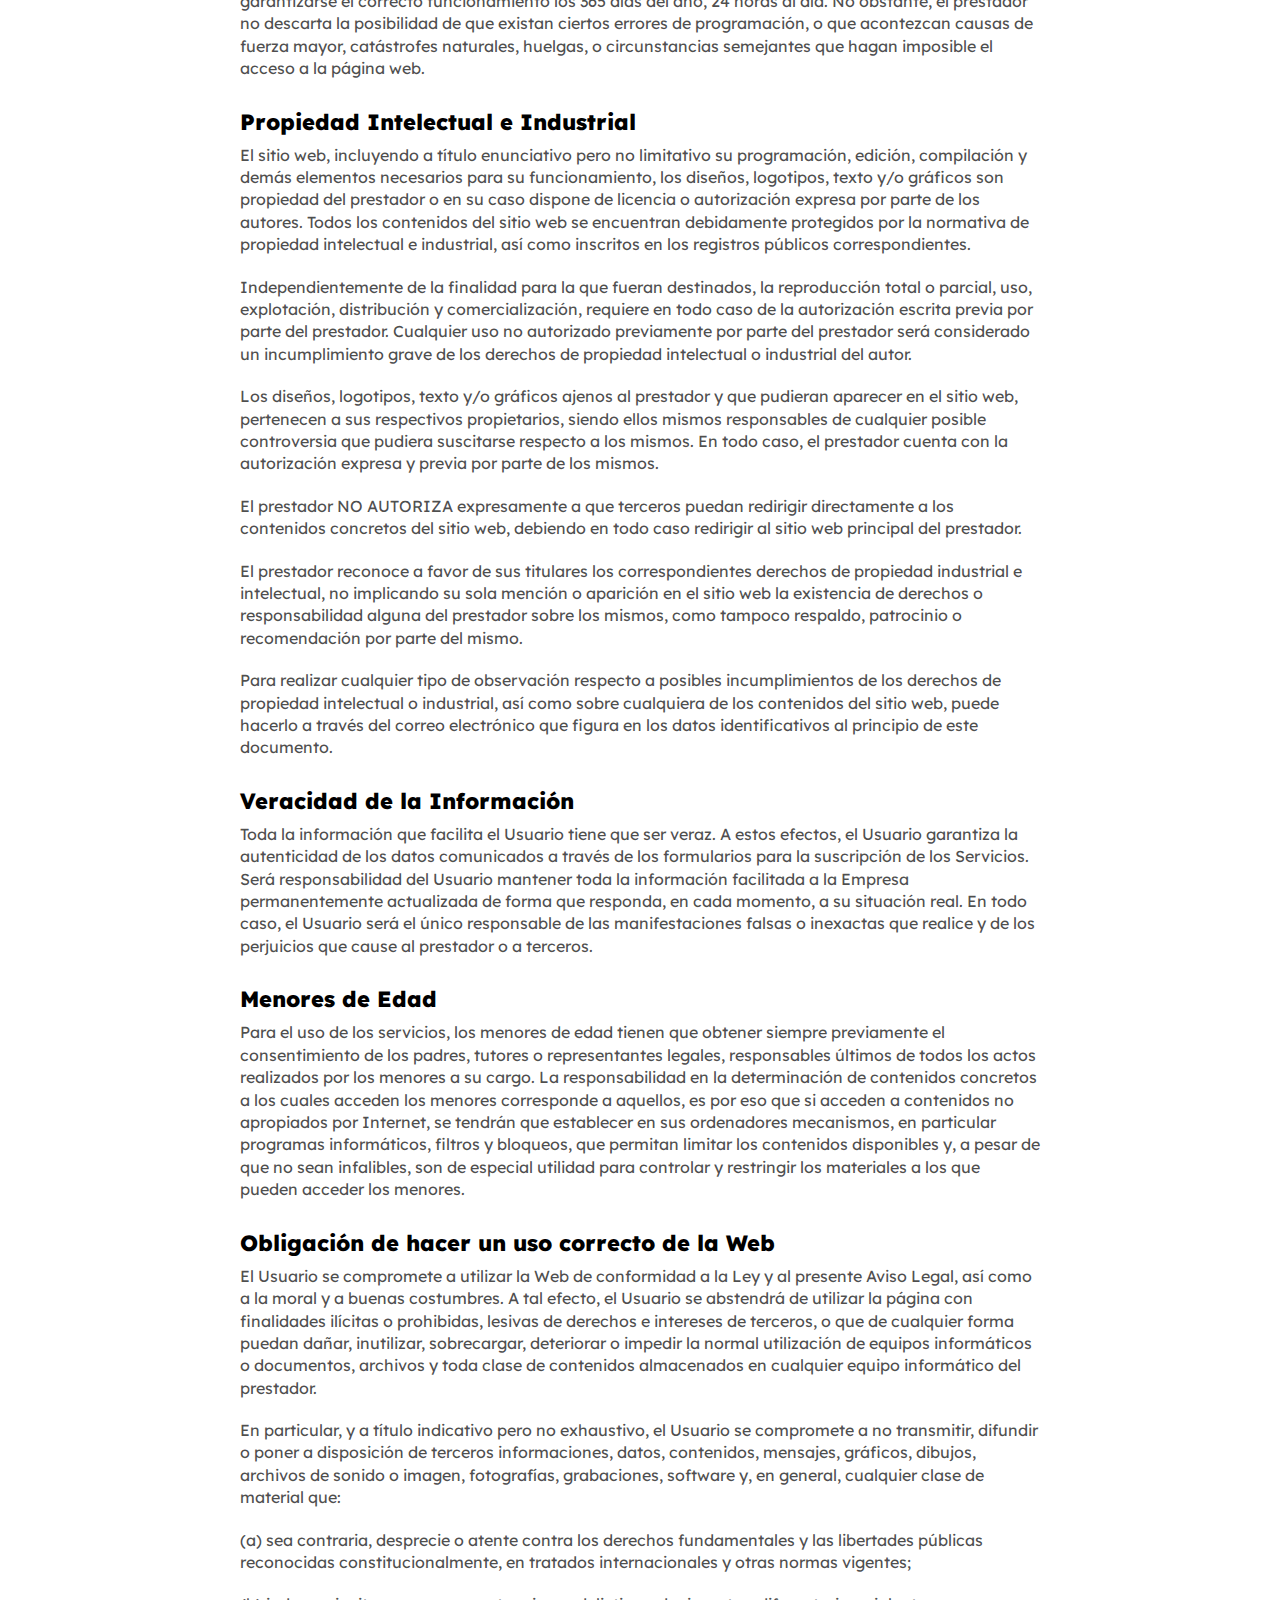
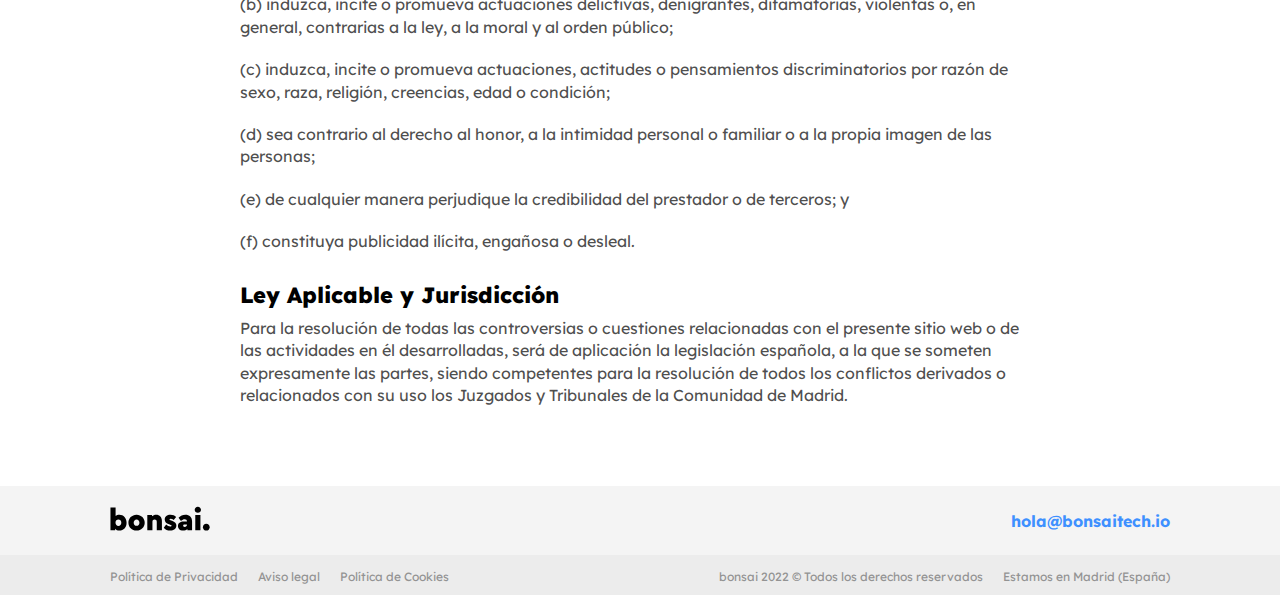
<file: es/legal/index.html>
<!DOCTYPE html><html><head><meta charSet="utf-8"/><meta http-equiv="x-ua-compatible" content="ie=edge"/><meta name="viewport" content="width=device-width, initial-scale=1, shrink-to-fit=no"/><meta name="generator" content="Gatsby 4.23.1"/><meta name="theme-color" content="#fff"/><style data-href="/styles.a7e12eb4056ebb092e34.css" data-identity="gatsby-global-css">@import url(https://fonts.googleapis.com/css2?family=Lexend:wght@200;300;400;500;700;900&display=swap);.body{font-family:Lexend,sans-serif;font-size:1.2;line-height:normal}/*! normalize.css v3.0.2 | MIT License | git.io/normalize */html{-ms-text-size-adjust:100%;-webkit-text-size-adjust:100%;font-family:sans-serif}body{margin:0}article,aside,details,figcaption,figure,footer,header,hgroup,main,menu,nav,section,summary{display:block}audio,canvas,progress,video{display:inline-block;vertical-align:baseline}audio:not([controls]){display:none;height:0}[hidden],template{display:none}a{background-color:transparent}a:active,a:hover{outline:0}abbr[title]{border-bottom:1px dotted}b,strong{font-weight:700}dfn{font-style:italic}h1{font-size:2em;margin:.67em 0}mark{background:#ff0;color:#000}small{font-size:80%}sub,sup{font-size:75%;line-height:0;position:relative;vertical-align:baseline}sup{top:-.5em}sub{bottom:-.25em}img{border:0}svg:not(:root){overflow:hidden}figure{margin:1em 40px}hr{box-sizing:content-box;height:0}pre{overflow:auto}code,kbd,pre,samp{font-family:monospace,monospace;font-size:1em}button,input,optgroup,select,textarea{color:inherit;font:inherit;margin:0}button{overflow:visible;padding:0}button,select{text-transform:none}button,html input[type=button],input[type=reset],input[type=submit]{-webkit-appearance:button;cursor:pointer}button[disabled],html input[disabled]{cursor:default}button::-moz-focus-inner,input::-moz-focus-inner{border:0;padding:0}input{line-height:normal}input[type=checkbox],input[type=radio]{box-sizing:border-box;padding:0}input[type=number]::-webkit-inner-spin-button,input[type=number]::-webkit-outer-spin-button{height:auto}input[type=search]{-webkit-appearance:textfield;box-sizing:content-box}input[type=search]::-webkit-search-cancel-button,input[type=search]::-webkit-search-decoration{-webkit-appearance:none}fieldset{border:1px solid silver;margin:0 2px;padding:.35em .625em .75em}legend{border:0;padding:0}textarea{overflow:auto}optgroup{font-weight:700}table{border-collapse:collapse;border-spacing:0}td,th{padding:0}*{box-sizing:border-box}html{font-size:16px;scroll-behavior:smooth}body{-webkit-font-smoothing:antialiased;-moz-osx-font-smoothing:grayscale;background:#fff;font-family:Lexend,sans-serif;font-size:1.2;line-height:normal;overflow-x:hidden}iframe,img{max-width:100%}img{height:auto}h1,h2,h3,h4,h5,h6{margin:0}dd,dl,ol,ul{list-style:none;margin:0;padding:0}p{margin:0}a{color:inherit;text-decoration:none}a:focus,a:hover{outline:none}.wrapper{margin:0 auto;max-width:1100px;padding:0 20px}svg{height:26px;width:26px}svg path{fill:currentColor}@-webkit-keyframes fade-in{0%{opacity:0}to{opacity:1}}@keyframes fade-in{0%{opacity:0}to{opacity:1}}@-webkit-keyframes fade-out{0%{opacity:1}to{opacity:0}}@keyframes fade-out{0%{opacity:1}to{opacity:0}}@-webkit-keyframes scale{0%{opacity:0;-webkit-transform:scale(0);transform:scale(0)}to{opacity:1;-webkit-transform:scale(1.2);transform:scale(1.2)}}@keyframes scale{0%{opacity:0;-webkit-transform:scale(0);transform:scale(0)}to{opacity:1;-webkit-transform:scale(1.2);transform:scale(1.2)}}@-webkit-keyframes overflow{0%{overflow:hidden}to{overflow:auto}}@keyframes overflow{0%{overflow:hidden}to{overflow:auto}}@-webkit-keyframes pulse-in{0%{box-shadow:0 0 0 0 hsla(0,0%,58%,.2)}to{box-shadow:6px 6px 0 0 hsla(0,0%,58%,.4)}}@keyframes pulse-in{0%{box-shadow:0 0 0 0 hsla(0,0%,58%,.2)}to{box-shadow:6px 6px 0 0 hsla(0,0%,58%,.4)}}@-webkit-keyframes pulse-out{0%{box-shadow:6px 6px 0 0 hsla(0,0%,58%,.4)}to{box-shadow:0 0 0 0 hsla(0,0%,58%,.2)}}@keyframes pulse-out{0%{box-shadow:6px 6px 0 0 hsla(0,0%,58%,.4)}to{box-shadow:0 0 0 0 hsla(0,0%,58%,.2)}}@-webkit-keyframes appear-cube-icon{0%{-webkit-transform:translate(-50%) scale(1);transform:translate(-50%) scale(1)}to{-webkit-transform:translate(-50%,-16px) scale(1.1);transform:translate(-50%,-16px) scale(1.1)}}@keyframes appear-cube-icon{0%{-webkit-transform:translate(-50%) scale(1);transform:translate(-50%) scale(1)}to{-webkit-transform:translate(-50%,-16px) scale(1.1);transform:translate(-50%,-16px) scale(1.1)}}@-webkit-keyframes nav-item-hover{0%{-webkit-transform:scaleX(0);transform:scaleX(0)}to{-webkit-transform:scaleX(100%);transform:scaleX(100%)}}@keyframes nav-item-hover{0%{-webkit-transform:scaleX(0);transform:scaleX(0)}to{-webkit-transform:scaleX(100%);transform:scaleX(100%)}}@-webkit-keyframes appear-top{0%{opacity:0;-webkit-transform:translateY(-10%);transform:translateY(-10%)}to{opacity:1;-webkit-transform:translateY(0);transform:translateY(0)}}@keyframes appear-top{0%{opacity:0;-webkit-transform:translateY(-10%);transform:translateY(-10%)}to{opacity:1;-webkit-transform:translateY(0);transform:translateY(0)}}@media(min-width:47.5em){.hide-in-desktop{display:none}}.show-in-mobile{display:block}@media(min-width:47.5em){.show-in-mobile{display:none}}.show-in-tablet{display:none}@media(min-width:47.5em){.show-in-tablet{display:block}}.show-in-desktop{display:none}@media(min-width:60em){.show-in-desktop{display:block}}.screen-reader-text{clip:rect(1px,1px,1px,1px);word-wrap:normal;border:0;-webkit-clip-path:inset(50%);clip-path:inset(50%);height:.0625rem;margin:-.0625rem;overflow:hidden;padding:0;position:absolute;width:.0625rem}.screen-reader-link{opacity:0}.emphasis-text,.link{color:#3e90ff}.link{font-weight:700}.link:hover{color:#0b73ff}.banner,.disable-scroll-mobile{overflow:hidden}.banner{background:#f9f9f9;padding:60px 20px;position:relative}.banner .pattern{max-width:1500px;position:absolute;right:-278px;top:-228px;width:900px}.basic-list li{margin-bottom:10px;padding-left:22px;position:relative}.basic-list li:before{background:#000;content:"";height:6px;left:4px;position:absolute;top:8px;width:6px}.basic-table{border-collapse:collapse;width:100%}.basic-table-wrapper{overflow:auto}.basic-table td,.basic-table th{border:1px solid #e0e0e0;text-align:left}.basic-table th{background:#f9f9f9;padding:6px 20px}.basic-table td{padding:16px 20px}.outer-wrapper .header{height:60px;left:0;position:fixed;right:0;top:0;z-index:99}.outer-wrapper .content{padding-top:60px}@media(min-width:47.5em){.outer-wrapper .header{height:80px}.outer-wrapper .content{padding-top:80px}}.intro-heading{max-width:800px}.intro-heading .pre-title{margin-bottom:10px}.inner-wrapper{margin:0 auto;max-width:800px}.header{background:#fff;padding:16px 0}.header .wrapper{align-items:center;display:flex}.header .main-nav{display:flex;flex:1 1 auto;justify-content:end}.header .logo{width:100px}.header .button-menu{background:transparent;border:none;box-shadow:none;position:absolute;right:16px;top:24px}.header.open-menu .hamburger:before{-webkit-transform:translateY(.75rem) rotate(45deg);transform:translateY(.75rem) rotate(45deg)}.header.open-menu .hamburger:after{-webkit-transform:translateY(-.75rem) rotate(-45deg);transform:translateY(-.75rem) rotate(-45deg)}.header.open-menu .main-nav{-webkit-animation:appear-top .3s ease;animation:appear-top .3s ease;background:#fff;border-bottom:1px solid #f9f9f9;box-shadow:0 12px 36px -8px rgba(0,0,0,.1);display:block;left:0;padding-bottom:10px;position:fixed;right:0;top:60px}.header.open-menu .lang-selector,.header.open-menu .nav-item{display:block;margin:0;padding:10px 20px}.header.open-menu .nav-item:hover:after{display:none}@media(max-width:47.49em){.header .main-nav{display:none}}@media(min-width:47.5em){.header{padding:24px 0}.header .button-menu{display:none}}.main-nav .nav-item{font-size:15px;font-weight:500;margin-left:24px;padding:4px;position:relative;transition:color .3s ease-in-out}.main-nav .nav-item:after{background-color:#000;bottom:-3px;content:"";height:2px;left:0;position:absolute;-webkit-transform:scaleX(0);transform:scaleX(0);-webkit-transform-origin:0 0;transform-origin:0 0;width:100%}.main-nav .lang-selector{margin-left:40px}@media(min-width:47.5em){.main-nav .nav-item:hover:after{-webkit-animation:nav-item-hover .3s ease both;animation:nav-item-hover .3s ease both}}.lang-selector{padding:4px 0}.lang-selector .lang-item{background:transparent;border:none;box-shadow:none;color:#939393}.lang-selector .lang-item:not(.active):hover{color:#6d6d6d}.lang-selector .lang-item.active{color:#000;font-weight:700}.lang-selector .lang-item:last-child{margin-left:10px;padding-left:10px;position:relative}.lang-selector .lang-item:last-child:before{background-color:#939393;content:"";height:12px;left:0;position:absolute;top:4px;width:1px}.hamburger{display:block;height:10px;position:relative;width:22px}.hamburger:after,.hamburger:before{background:#000;content:"";height:3px;left:0;position:absolute;transition:-webkit-transform .3s ease-in-out;transition:transform .3s ease-in-out;transition:transform .3s ease-in-out,-webkit-transform .3s ease-in-out;width:100%}.hamburger:before{left:0;top:0;-webkit-transform-origin:top right;transform-origin:top right}.hamburger:after{left:0;top:.5rem;-webkit-transform-origin:bottom right;transform-origin:bottom right}.footer .logo{margin-right:20px;width:100px}.footer-main{background:#f4f4f4;padding:20px 0}.footer-extra{background:#ececec;padding:10px 0}.footer-extra a:hover{text-decoration:underline}.footer .social-item{align-items:center;cursor:pointer;display:inline-flex;height:20px;justify-content:center;margin-left:10px;width:20px}.footer-caption{color:#939393;font-size:12px}.footer .nav-item,.footer-caption:not(:last-child){margin-right:20px}@media(max-width:47.49em){.footer .logo{margin-bottom:6px}.footer .nav-item{display:block;margin:0;padding-left:0}.footer-social .link{display:block;margin-bottom:10px}.footer-social .social-item{margin:0 10px 0 0}.footer .right-slot .footer-caption{display:block;margin-bottom:2px}.footer-caption{font-size:14px}}@media(min-width:47.5em){.footer-main .wrapper{align-items:center;display:flex}.footer-main .footer-social{margin-left:auto}.footer-extra .wrapper,.footer-social{align-items:center;display:flex}.footer-extra .right-slot{margin-left:auto}}.alpha{font-size:40px;font-weight:900;line-height:1.1}@media(min-width:760px){.alpha{font-size:56px}}@media(min-width:960px){.alpha{font-size:62px}}.beta{font-size:30px;font-weight:900;line-height:1.1}@media(min-width:760px){.beta{font-size:34px}}@media(min-width:960px){.beta{font-size:40px}}.gamma{font-size:24px;font-weight:900;line-height:1.2}@media(min-width:960px){.gamma{font-size:28px;font-weight:900;line-height:1.2}}.delta{font-size:22px;font-weight:500;line-height:1.1}.intro-text{font-size:22px;font-weight:300;line-height:1.2}@media(min-width:760px){.intro-text{font-size:26px}}@media(min-width:960px){.intro-text{font-size:28px}}.basic-text,.text{font-size:18px;font-weight:300;line-height:1.2}.text{color:#939393;font-weight:500}.cta-text{font-size:20px;font-weight:400;line-height:1.2}@media(min-width:760px){.cta-text{font-size:22px;font-weight:400;line-height:1.2}}.pre-title{color:rgba(0,0,0,.4);font-size:16px;font-weight:400;line-height:1.2;text-transform:uppercase}@media(min-width:760px){.pre-title{font-size:20px;font-weight:400;line-height:1.2}}.button{align-items:center;-webkit-animation:border-white .5s ease;animation:border-white .5s ease;cursor:pointer;display:inline-flex;height:60px;justify-content:center;position:relative}.button .icon{display:inline-block;height:36px;width:36px}.button .icon svg,.button:after{height:100%;width:100%}.button:after{-webkit-animation:pulse-out .3s;animation:pulse-out .3s;content:"";left:0;position:absolute;top:0}.button-content{align-items:center;background:#000;color:#fff;display:inline-flex;font-size:16px;font-weight:700;height:100%;justify-content:center;padding:0 20px;position:relative;transition:-webkit-transform .1s ease-in-out;transition:transform .1s ease-in-out;transition:transform .1s ease-in-out,-webkit-transform .1s ease-in-out;width:100%;z-index:22}.button:focus:after,.button:hover:after{-webkit-animation:pulse-in .3s both;animation:pulse-in .3s both}.button.is-clear .button-content{background:#fff;color:#000}.brick{background:#fff;padding:80px 0}.brick.dark{background:#000;color:#fff}.brick.dark .basic-list{color:hsla(0,0%,100%,.7)}.brick.dark .basic-list li:before{background:hsla(0,0%,100%,.7)}.brick.grey{background:#f9f9f9}@media(min-width:60em){.brick{padding:120px 0}}.claims .beta{max-width:780px}.claims .basic-list li{font-weight:400}@media(min-width:60em){.claims{padding-bottom:50px}.claims .wrapper{max-width:900px}}.whyus{padding:100px 0 60px}.whyus .delta{margin-bottom:10px;opacity:.9}.whyus p{font-size:15px;opacity:.7}.whyus-group{padding:40px 0}.whyus .icon-block{flex:1 1 33.3%;margin-bottom:40px;padding-right:60px}.whyus .icon-block img{margin-left:-8px;width:60px}@media(min-width:60em){.whyus-group{display:flex;flex-wrap:wrap;padding:60px 0 20px}.whyus .delta{display:flex;flex-direction:column;justify-content:flex-end;min-height:57px}.icon-block-title{align-items:flex-start;display:flex}.icon-block-title img{flex-shrink:0;margin-right:6px}}.card{background:#fff;margin-bottom:40px;padding:38px 40px 40px}.card .gamma{margin-bottom:6px}.card .button{margin-top:10px}.card .button+.button{margin-left:20px}.card p{color:#939393;margin-bottom:10px}.card.w-50{display:flex;flex-direction:column}.card.w-50 .button{margin-top:auto;width:100%}.hero{background:#fff;overflow:hidden;padding:80px 0 100px}.hero,.hero-info{position:relative}.hero-info{max-width:730px;z-index:10}.hero-pattern{max-width:none;position:absolute;right:0;top:28%;width:150%;z-index:1}.hero .alpha{margin-bottom:20px}.hero .intro-text{color:#939393;font-weight:200;max-width:600px}.hero .intro-text strong{color:#3e90ff}.hero .button{margin-top:30px}@media(max-width:32.49em){.hero .animated-grid{right:-90%;top:20%}}@media(min-width:32.5em)and (max-width:47.49em){.hero .animated-grid{right:-60%;top:20%}}@media(min-width:47.5em)and (max-width:59.99em){.hero .animated-grid{right:-40%;top:15%}}@media(min-width:32.5em){.hero-info{width:90%}}@media(min-width:60em){.hero{height:781px;padding:180px 0 250px}.hero-pattern{max-width:1500px;right:0;top:0;width:100%}}.animated-grid{pointer-events:none;position:absolute;right:-194px;top:-58px}.animated-grid .viewport{height:835px;width:1065px}.animated-grid canvas{background:#fff;border:none;opacity:0;outline:none;transition:opacity 1s ease-out}.animated-grid canvas.visible{opacity:1}.cube-e,.cube-n,.cube-s,.cube-w{height:146.03448px;position:absolute;transition:-webkit-transform .9s cubic-bezier(0,0,0,1.18);transition:transform .9s cubic-bezier(0,0,0,1.18);transition:transform .9s cubic-bezier(0,0,0,1.18),-webkit-transform .9s cubic-bezier(0,0,0,1.18);transition-delay:.6s;width:110px}.cube-n{left:68.75px;top:0;z-index:1}.cube-s{left:68.75px;top:81.7763157895px;z-index:3}.cube-e{left:137.5px}.cube-e,.cube-w{top:40.88816px;z-index:2}.cube-w{left:0}.cube-skirt{left:-1px;min-width:248.5px;position:absolute;top:112.33422px;z-index:10}.cube-grid{flex-shrink:0;height:216.03448px;margin-top:42.52368px;position:relative;top:10px;width:247.5px}.cube-grid .icon{background:#000;border-radius:20px;color:#3e90ff;height:54px;left:50%;position:absolute;top:-4px;-webkit-transform:translateX(-50%);transform:translateX(-50%);width:50px;width:54px;z-index:10}.cube-grid.activated .icon{-webkit-animation:appear-cube-icon .9s both;animation:appear-cube-icon .9s both;-webkit-animation-delay:.75s;animation-delay:.75s}.cube-grid.is-east.activated .cube-e,.cube-grid.is-north.activated .cube-n,.cube-grid.is-south.activated .cube-s,.cube-grid.is-west.activated .cube-w{-webkit-transform:translateY(-45.7947368421px);transform:translateY(-45.7947368421px)}@media(min-width:47.5em){.cube-grid.is-north{top:60px}}.visual-block{margin:40px 0;max-width:910px}.visual-block .gamma{margin-bottom:20px}.visual-block .basic-text{color:hsla(0,0%,100%,.8);margin-bottom:3px}.visual-block .block-content{color:hsla(0,0%,100%,.8);font-weight:400;line-height:1.4}.visual-block .block-content p{margin-bottom:16px}.visual-block.reverse .cube-grid{order:-1}.visual-block.reverse .info{margin-left:auto}.visual-block .cube-grid{margin:100px auto 0}@media(min-width:47.5em){.visual-block{align-items:center;display:flex;margin:80px 0}.visual-block .info{flex:1 1 auto;padding-right:90px}.visual-block .cube-grid{margin:0 auto}.visual-block.reverse .info{padding:0 0 0 90px}}.cta .beta{margin-bottom:10px;max-width:600px}.cta-text{color:#939393;max-width:600px}.cta-action{margin-top:20px}@media(min-width:47.5em){.cta .wrapper{align-items:center;display:flex}.cta-info{flex:1 1 auto;padding-right:40px}.cta-action{flex:0 0 auto;margin:0 0 0 auto}}@media(min-width:60em){.cta{padding:120px 0}}.info-block{margin:60px 0}.info-block .gamma,.info-block p{margin-bottom:10px}.info-block .basic-text{color:#939393}.about{overflow:hidden;position:relative}.about .intro-heading{position:relative;z-index:10}.about .animated-grid{position:absolute;right:-350px;top:-200px;z-index:1}@media(min-width:60em){.about{padding:120px 0}}.team{margin-top:40px;position:relative;z-index:10}.team-member{align-items:center;display:flex;margin-bottom:60px}.team-image{flex-shrink:0;height:auto;margin-right:20px;position:relative;width:116px}.team-image img{display:block;position:relative;z-index:10}.team-name{font-size:24px;font-weight:900}.team-position{color:#939393;font-size:14px;margin-bottom:5px;text-transform:uppercase}.team-description{font-size:15px;max-width:90%;opacity:.8}@media(max-width:47.49em){.team-member{align-items:flex-start}.team-description{max-width:100%}}@media(min-width:47.5em){.team{align-items:center;display:flex;flex-wrap:wrap}.team-member{flex:1 1 50%}.team-member:nth-child(odd){padding-right:20px}}.values{padding-bottom:60px}@media(min-width:47.5em){.values-block{display:flex;margin-left:-30px}.values .info-block{flex:1 1 33.3%;padding:0 30px}}@media(min-width:60em){.values{padding-bottom:100px}}.contact{overflow:hidden;padding-bottom:0;position:relative}.contact .pattern{max-width:1500px;position:absolute;right:-376px;top:-114px;width:900px;z-index:1}.contact .card{flex:1 1 auto}.contact .card-grid{display:flex;flex-wrap:wrap;margin:40px 0;max-width:750px;position:relative;z-index:2}.contact .button-content{padding:0 14px}@media(min-width:47.5em){.contact .card.w-50{flex-basis:calc(50% - 20px);flex-grow:0;flex-shrink:0}.contact .card.w-50:first-child{margin-right:40px}}@media(min-width:60em){.contact{padding-bottom:50px}}.quote{position:relative}.quote .wrapper{display:flex}.quote-info{flex:1 1 auto;padding-right:40px}.quote-text{font-size:24px;font-style:italic;font-weight:300;font-weight:400;line-height:1.2;margin-bottom:16px}@media(min-width:760px){.quote-text{font-size:26px;font-weight:300;line-height:1.2}}.quote-author{color:rgba(0,0,0,.8);font-weight:500;margin-bottom:2px;text-transform:uppercase}.quote-position{color:rgba(0,0,0,.4);font-size:16px}.quote-graphic{flex:0 0 140px;margin:0 auto}@media(max-width:47.49em){.quote-graphic{position:absolute;right:20px;top:24px;width:120px}}.map{background:#f9f9f9;height:400px;padding:0;width:100%}.map,.map .wrapper{position:relative}.map-info-box{background:#000;color:#fff;display:inline-block;max-width:300px;padding:30px 26px 30px 30px}.map-info-box .text{margin-top:10px}.map .map-info-box{left:20px;position:absolute;top:-40px;z-index:10}.map iframe{border:none;height:400px;min-width:0;width:100%}.services .card-grid{margin-top:40px}.services .intro-heading .text{font-size:20px;font-weight:300;margin-top:16px}@media(min-width:47.5em){.services{padding:100px 0}.services .intro-heading .text{font-size:22px}.services .card-grid{display:flex}.services .card-grid .card{flex-basis:calc(50% - 20px);flex-grow:1;flex-shrink:1}.services .card-grid .card:first-child{margin-right:40px}}.generic-content{padding:20px 20px 60px}.generic-content h1{margin-bottom:26px}.generic-content h2,.generic-content h3,.generic-content h4,.generic-content h5,.generic-content h6{font-weight:800;margin:30px 0 10px}.generic-content p,.generic-content ul{color:rgba(0,0,0,.7);font-weight:400;line-height:1.4;margin-bottom:20px}.generic-content li{margin-bottom:10px}.generic-content .link{word-break:break-word}.not-found-page{padding:40px}.not-found-page .content{margin:0 auto;max-width:800px;position:relative;z-index:10}.not-found-page .button{margin:20px 0;min-width:200px}.not-found-page .alpha,.not-found-page .beta{margin-bottom:20px}.not-found-page .animated-grid{right:-70%;top:10%}.not-found-page .intro-text{margin-bottom:30px}.not-found-page .logo{display:block;margin-bottom:110px;width:100px}@media(min-width:60em){.not-found-page .animated-grid{right:-251px;top:0}}</style><link rel="icon" href="/favicon-32x32.png?v=a4bff2874d43490bee7c8938ffccc138" type="image/png"/><link rel="manifest" href="/manifest.webmanifest" crossorigin="use-credentials"/><link rel="apple-touch-icon" sizes="48x48" href="/icons/icon-48x48.png?v=a4bff2874d43490bee7c8938ffccc138"/><link rel="apple-touch-icon" sizes="72x72" href="/icons/icon-72x72.png?v=a4bff2874d43490bee7c8938ffccc138"/><link rel="apple-touch-icon" sizes="96x96" href="/icons/icon-96x96.png?v=a4bff2874d43490bee7c8938ffccc138"/><link rel="apple-touch-icon" sizes="144x144" href="/icons/icon-144x144.png?v=a4bff2874d43490bee7c8938ffccc138"/><link rel="apple-touch-icon" sizes="192x192" href="/icons/icon-192x192.png?v=a4bff2874d43490bee7c8938ffccc138"/><link rel="apple-touch-icon" sizes="256x256" href="/icons/icon-256x256.png?v=a4bff2874d43490bee7c8938ffccc138"/><link rel="apple-touch-icon" sizes="384x384" href="/icons/icon-384x384.png?v=a4bff2874d43490bee7c8938ffccc138"/><link rel="apple-touch-icon" sizes="512x512" href="/icons/icon-512x512.png?v=a4bff2874d43490bee7c8938ffccc138"/></head><body><div id="___gatsby"><div style="outline:none" tabindex="-1" id="gatsby-focus-wrapper"><div class="outer-wrapper"><header class="header"><div class="wrapper"><a class="logo" href="/es/"><img class="logo" alt="Bonsai" src="[data-uri]"/></a><nav class="main-nav"><div class="lang-selector"><button class="lang-item" aria-label="button language selection">EN</button><button class="lang-item active" aria-label="button language selection" disabled="">ES</button></div></nav></div></header><div class="content"><div class="banner"><img src="/static/grid-0f9aebb541bc4c2b2cad85e85c002028.png" alt="pattern" class="pattern"/><div class="inner-wrapper"><h1 class="beta">Aviso legal</h1></div></div><div class="generic-content"><div class="inner-wrapper"><p>Con la finalidad de dar cumplimiento al artículo 10 de la Ley 34/2002 de Servicios de la Sociedad de la Información y Comercio Electrónico, informamos al usuario de nuestros datos:  </p><ul class="basic-list"><li>Denominación Social: Ignacio Ramos Howell, en adelante, «El prestador».</li><li>Nombre Comercial: Bonsai.</li><li>Domicilio Social:Sector Literatos 38, 28760 Tres Cantos, Madrid. </li><li>NIF: 53657188M</li><li>Teléfono: 646 036 206.</li><li>Email: hola@bonsaitech.io</li></ul><h3 class="delta">Objeto</h3><p>El prestador, responsable del sitio web, pone a disposición de los usuarios el presente documento con el que pretende dar cumplimiento a las obligaciones dispuestas en la Ley 34/2002, de Servicios de la Sociedad de la Información y del Comercio Electrónico (LSSI-CE), así como informar a todos los usuarios del sitio web respecto a cuáles son las condiciones de uso del sitio web.</p><p>Toda persona que acceda a este sitio web asume el papel de usuario, comprometiéndose a la observancia y cumplimiento riguroso de las disposiciones aquí dispuestas, así como a cualquier otra disposición legal que fuera de aplicación.</p><p>El prestador se reserva el derecho a modificar cualquier tipo de información que pudiera aparecer en el sitio web, sin que exista obligación de preavisar o poner en conocimiento de los usuarios dichas obligaciones, entendiéndose como suficiente con la publicación en el sitio web del prestador.</p><h3 class="delta">Responsabilidad</h3><p>El prestador se exime de cualquier tipo de responsabilidad derivada de la información publicada en su sitio web, siempre que esta información haya sido manipulada o introducida por un tercero ajeno al mismo. </p><p>El sitio web del prestador puede utilizar cookies (pequeños archivos de información que el servidor envía al ordenador de quien accede a la página) para llevar a cabo determinadas funciones que son consideradas imprescindibles para el correcto funcionamiento y visualización del sitio. Las cookies utilizadas en el sitio web tienen, en todo caso, carácter temporal con la única finalidad de hacer más eficaz su transmisión ulterior y desaparecen al terminar la sesión del usuario. En ningún caso se utilizarán las cookies para recoger información de carácter personal. <!-- --><a class="link" target="_blank" rel="noopener noreferrer" href="https://bonsaitech.io/cookies">Política de Cookies<!-- --></a> <!-- --></p><p>Desde el sitio web del cliente es posible que se redirija a contenidos de terceros sitios web. Dado que el prestador no puede controlar siempre los contenidos introducidos por los terceros en sus sitios web, éste no asume ningún tipo de responsabilidad respecto a dichos contenidos. En todo caso, el prestador manifiesta que procederá a la retirada inmediata de cualquier contenido que pudiera contravenir la legislación nacional o internacional, la moral o el orden público, procediendo a la retirada inmediata de la redirección a dicho sitio web, poniendo en conocimiento de las autoridades competentes el contenido en cuestión.  </p><p>El prestador no se hace responsable de la información y contenidos almacenados, a título enunciativo pero no limitativo, en foros, chats, generadores de blogs, comentarios, redes sociales o cualquier otro medio que permita a terceros publicar contenidos de forma independiente en la página web del prestador. No obstante y en cumplimiento de lo dispuesto en el art. 11 y 16 de la LSSI-CE, el prestador se pone a disposición de todos los usuarios, autoridades y fuerzas de seguridad, y colaborando de forma activa en la retirada o en su caso bloqueo de todos aquellos contenidos que pudieran afectar o contravenir la legislación nacional, o internacional, derechos de terceros o la moral y el orden público. En caso de que el usuario considere que existe en el sitio web algún contenido que pudiera ser susceptible de esta clasificación, se ruega lo notifique de forma inmediata al administrador del sitio web. </p><p>Este sitio web ha sido revisado y probado para que funcione correctamente. En principio, puede garantizarse el correcto funcionamiento los 365 días del año, 24 horas al día. No obstante, el prestador no descarta la posibilidad de que existan ciertos errores de programación, o que acontezcan causas de fuerza mayor, catástrofes naturales, huelgas, o circunstancias semejantes que hagan imposible el acceso a la página web. </p><h3 class="delta">Propiedad Intelectual e Industrial</h3><p>El sitio web, incluyendo a título enunciativo pero no limitativo su programación, edición, compilación y demás elementos necesarios para su funcionamiento, los diseños, logotipos, texto y/o gráficos son propiedad del prestador o en su caso dispone de licencia o autorización expresa por parte de los autores. Todos los contenidos del sitio web se encuentran debidamente protegidos por la normativa de propiedad intelectual e industrial, así como inscritos en los registros públicos correspondientes.</p><p>Independientemente de la finalidad para la que fueran destinados, la reproducción total o parcial, uso, explotación, distribución y comercialización, requiere en todo caso de la autorización escrita previa por parte del prestador. Cualquier uso no autorizado previamente por parte del prestador será considerado un incumplimiento grave de los derechos de propiedad intelectual o industrial del autor.</p><p>Los diseños, logotipos, texto y/o gráficos ajenos al prestador y que pudieran aparecer en el sitio web, pertenecen a sus respectivos propietarios, siendo ellos mismos responsables de cualquier posible controversia que pudiera suscitarse respecto a los mismos. En todo caso, el prestador cuenta con la autorización expresa y previa por parte de los mismos. </p><p>El prestador NO AUTORIZA expresamente a que terceros puedan redirigir directamente a los contenidos concretos del sitio web, debiendo en todo caso redirigir al sitio web principal del prestador.</p><p>El prestador reconoce a favor de sus titulares los correspondientes derechos de propiedad industrial e intelectual, no implicando su sola mención o aparición en el sitio web la existencia de derechos o responsabilidad alguna del prestador sobre los mismos, como tampoco respaldo, patrocinio o recomendación por parte del mismo.</p><p>Para realizar cualquier tipo de observación respecto a posibles incumplimientos de los derechos de propiedad intelectual o industrial, así como sobre cualquiera de los contenidos del sitio web, puede hacerlo a través del correo electrónico que figura en los datos identificativos al principio de este documento.</p><h3 class="delta">Veracidad de la Información </h3><p>Toda la información que facilita el Usuario tiene que ser veraz. A estos efectos, el Usuario garantiza la autenticidad de los datos comunicados a través de los formularios para la suscripción de los Servicios. Será responsabilidad del Usuario mantener toda la información facilitada a la Empresa permanentemente actualizada de forma que responda, en cada momento, a su situación real. En todo caso, el Usuario será el único responsable de las manifestaciones falsas o inexactas que realice y de los perjuicios que cause al prestador o a terceros.</p><h3 class="delta">Menores de Edad</h3><p>Para el uso de los servicios, los menores de edad tienen que obtener siempre previamente el consentimiento de los padres, tutores o representantes legales, responsables últimos de todos los actos realizados por los menores a su cargo. La responsabilidad en la determinación de contenidos concretos a los cuales acceden los menores corresponde a aquellos, es por eso que si acceden a contenidos no apropiados por Internet, se tendrán que establecer en sus ordenadores mecanismos, en particular programas informáticos, filtros y bloqueos, que permitan limitar los contenidos disponibles y, a pesar de que no sean infalibles, son de especial utilidad para controlar y restringir los materiales a los que pueden acceder los menores.</p><h3 class="delta">Obligación de hacer un uso correcto de la Web</h3><p>El Usuario se compromete a utilizar la Web de conformidad a la Ley y al presente Aviso Legal, así como a la moral y a buenas costumbres. A tal efecto, el Usuario se abstendrá de utilizar la página con finalidades ilícitas o prohibidas, lesivas de derechos e intereses de terceros, o que de cualquier forma puedan dañar, inutilizar, sobrecargar, deteriorar o impedir la normal utilización de equipos informáticos o documentos, archivos y toda clase de contenidos almacenados en cualquier equipo informático del prestador. </p><p>En particular, y a título indicativo pero no exhaustivo, el Usuario se compromete a no transmitir, difundir o poner a disposición de terceros informaciones, datos, contenidos, mensajes, gráficos, dibujos, archivos de sonido o imagen, fotografías, grabaciones, software y, en general, cualquier clase de material que:</p><p>(a) sea contraria, desprecie o atente contra los derechos fundamentales y las libertades públicas reconocidas constitucionalmente, en tratados internacionales y otras normas vigentes; </p><p>(b) induzca, incite o promueva actuaciones delictivas, denigrantes, difamatorias, violentas o, en general, contrarias a la ley, a la moral y al orden público; </p><p>(c) induzca, incite o promueva actuaciones, actitudes o pensamientos discriminatorios por razón de sexo, raza, religión, creencias, edad o condición;</p><p>(d) sea contrario al derecho al honor, a la intimidad personal o familiar o a la propia imagen de las personas;</p><p>(e) de cualquier manera perjudique la credibilidad del prestador o de terceros; y </p><p>(f) constituya publicidad ilícita, engañosa o desleal.</p><h3 class="delta">Ley Aplicable y Jurisdicción  </h3><p>Para la resolución de todas las controversias o cuestiones relacionadas con el presente sitio web o de las actividades en él desarrolladas, será de aplicación la legislación española, a la que se someten expresamente las partes, siendo competentes para la resolución de todos los conflictos derivados o relacionados con su uso los Juzgados y Tribunales de la Comunidad de Madrid.  </p></div></div></div><header class="footer"><div class="footer-main"><div class="wrapper"><a class="logo" href="/es/"><img class="logo" alt="Bonsai" src="[data-uri]"/></a><div class="footer-social"><a class="link" href="mailto:hola@bonsaitech.io">hola@bonsaitech.io</a></div></div></div><div class="footer-extra"><div class="wrapper"><div class="left-slot"><a class="footer-caption" href="/es/privacy">Política de Privacidad</a><a class="footer-caption" href="/es/legal">Aviso legal</a><a class="footer-caption" href="/es/cookies">Política de Cookies</a></div><div class="right-slot"><span class="footer-caption">bonsai 2022 © <!-- -->Todos los derechos reservados<!-- --></span><span class="footer-caption">Estamos en Madrid (España)</span></div></div></div></header></div></div><div id="gatsby-announcer" style="position:absolute;top:0;width:1px;height:1px;padding:0;overflow:hidden;clip:rect(0, 0, 0, 0);white-space:nowrap;border:0" aria-live="assertive" aria-atomic="true"></div></div><script id="gatsby-script-loader">/*<![CDATA[*/window.pagePath="/es/legal/";window.___webpackCompilationHash="da70a378b5b270d82700";/*]]>*/</script><script id="gatsby-chunk-mapping">/*<![CDATA[*/window.___chunkMapping={"polyfill":["/polyfill-c27d8cd3d0802bcdd086.js"],"app":["/app-2be7ac4edbe7f7c81023.js"],"component---src-pages-404-jsx":["/component---src-pages-404-jsx-1520dc885193f8043d55.js"],"component---src-pages-cookies-es-jsx":["/component---src-pages-cookies-es-jsx-601535187a8c8d63f519.js"],"component---src-pages-cookies-jsx":["/component---src-pages-cookies-jsx-597c567717a815b8b490.js"],"component---src-pages-index-es-jsx":["/component---src-pages-index-es-jsx-3691c4eee9c2073a7342.js"],"component---src-pages-index-jsx":["/component---src-pages-index-jsx-c2237c5a445c5cec3d1c.js"],"component---src-pages-legal-es-jsx":["/component---src-pages-legal-es-jsx-975c97a7f350ebd26480.js"],"component---src-pages-legal-jsx":["/component---src-pages-legal-jsx-fde2e7170258e921ed89.js"],"component---src-pages-privacy-es-jsx":["/component---src-pages-privacy-es-jsx-a94dcedbd3e7fbeffdb1.js"],"component---src-pages-privacy-jsx":["/component---src-pages-privacy-jsx-e5df44970ebe0b908f40.js"]};/*]]>*/</script><script src="/polyfill-c27d8cd3d0802bcdd086.js" nomodule=""></script><script src="/app-2be7ac4edbe7f7c81023.js" async=""></script><script src="/framework-286fc04509efcfdd3187.js" async=""></script><script src="/webpack-runtime-e207e5439455ea2c7a15.js" async=""></script></body></html>
</file>
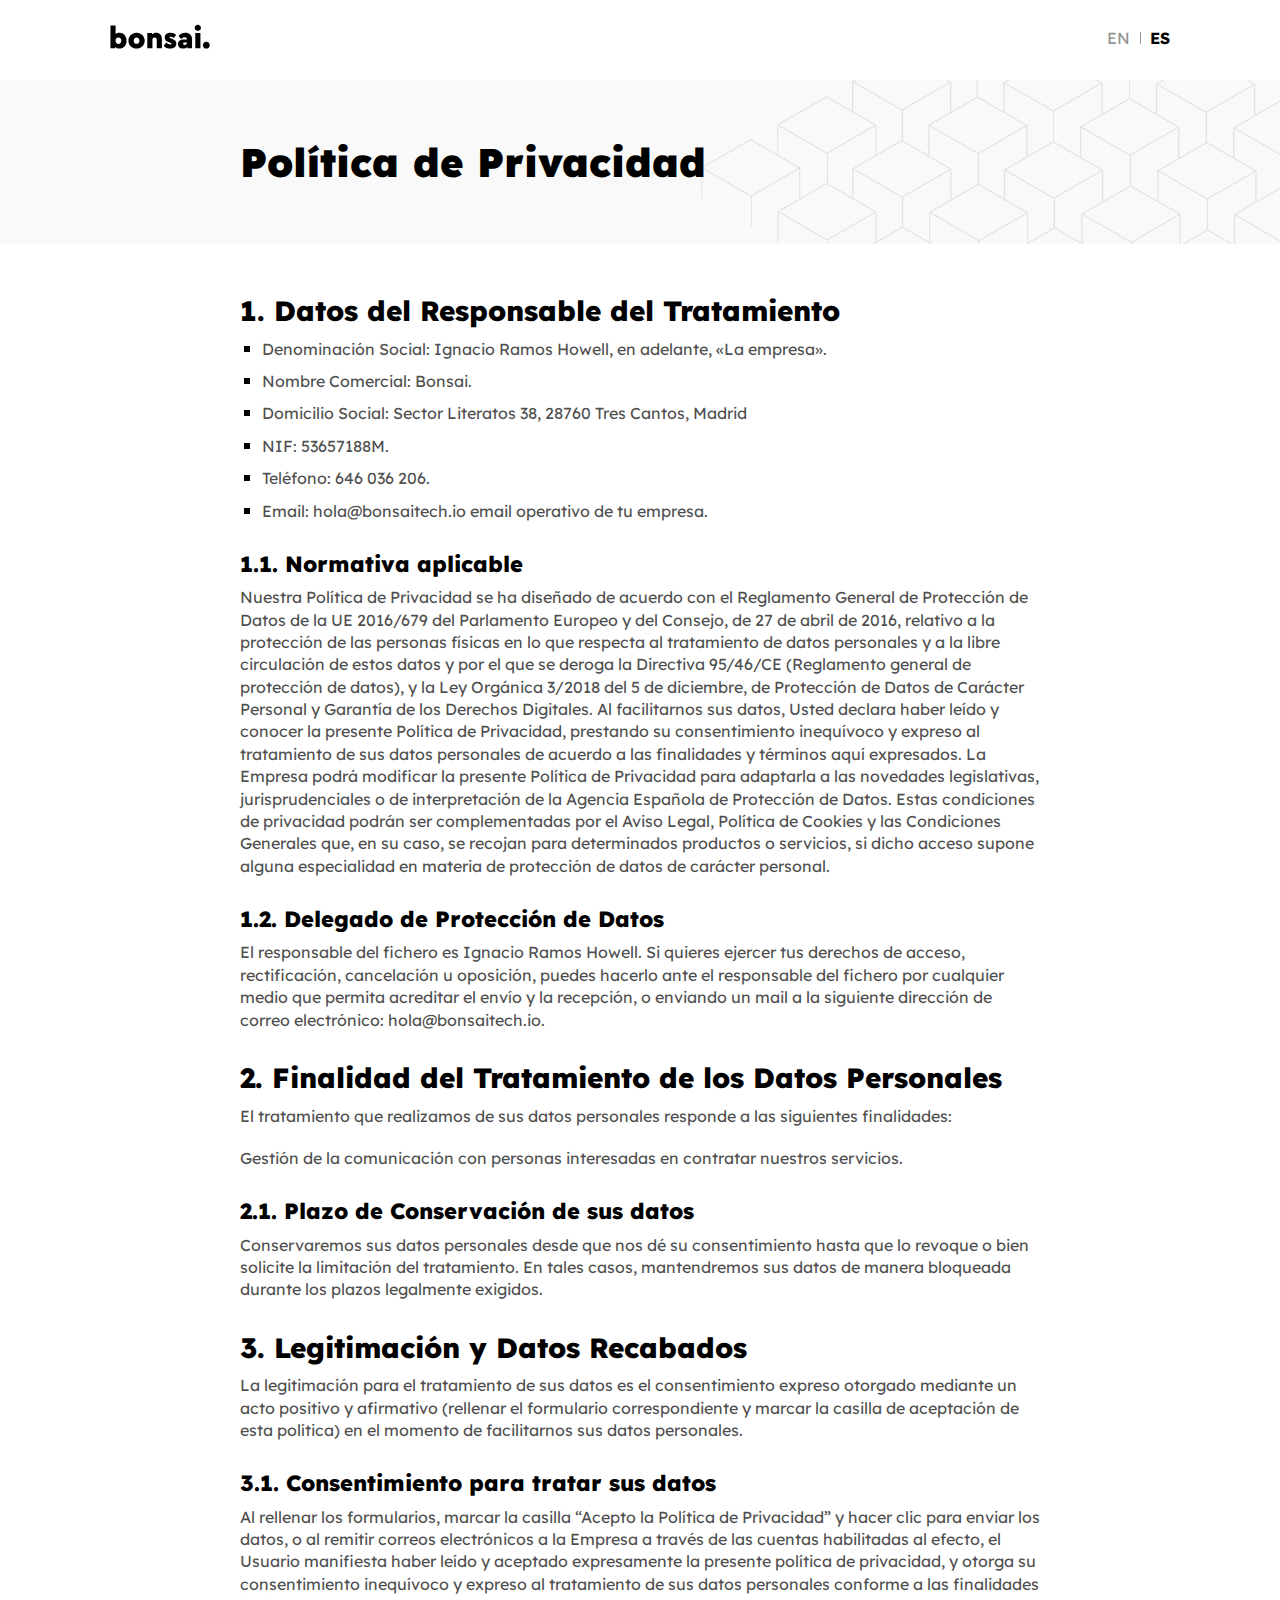
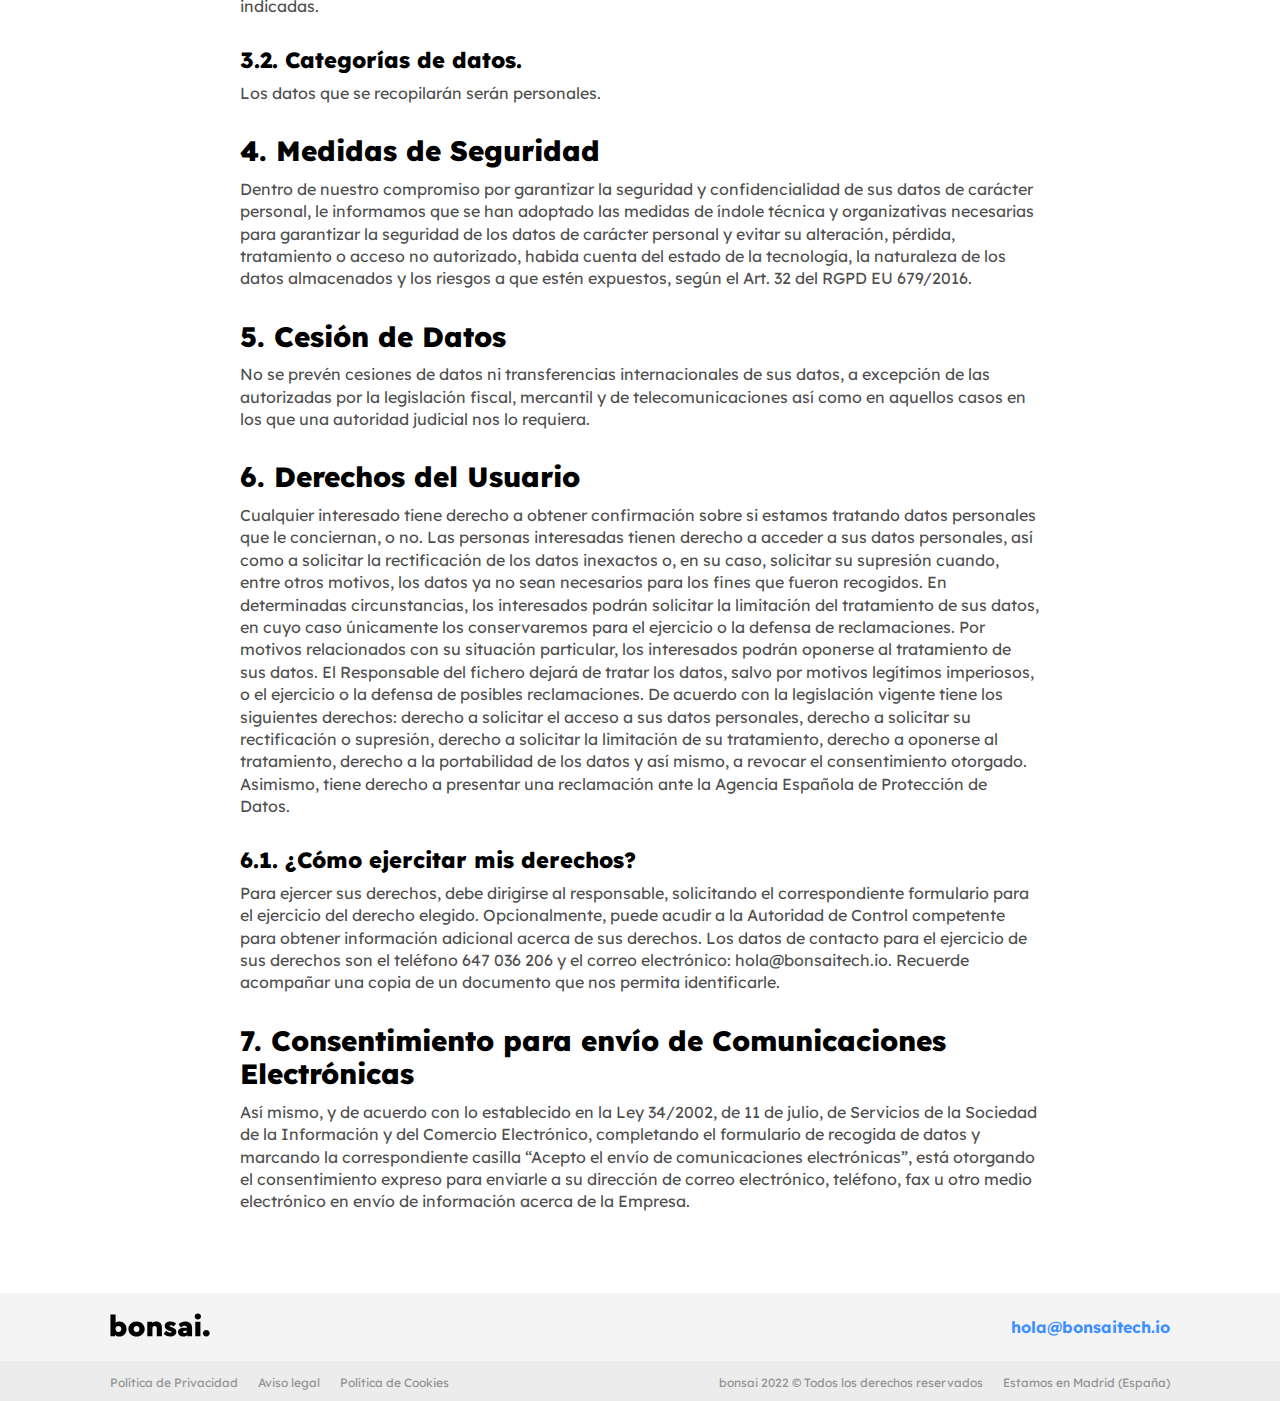
<file: es/privacy/index.html>
<!DOCTYPE html><html><head><meta charSet="utf-8"/><meta http-equiv="x-ua-compatible" content="ie=edge"/><meta name="viewport" content="width=device-width, initial-scale=1, shrink-to-fit=no"/><meta name="generator" content="Gatsby 4.23.1"/><meta name="theme-color" content="#fff"/><style data-href="/styles.a7e12eb4056ebb092e34.css" data-identity="gatsby-global-css">@import url(https://fonts.googleapis.com/css2?family=Lexend:wght@200;300;400;500;700;900&display=swap);.body{font-family:Lexend,sans-serif;font-size:1.2;line-height:normal}/*! normalize.css v3.0.2 | MIT License | git.io/normalize */html{-ms-text-size-adjust:100%;-webkit-text-size-adjust:100%;font-family:sans-serif}body{margin:0}article,aside,details,figcaption,figure,footer,header,hgroup,main,menu,nav,section,summary{display:block}audio,canvas,progress,video{display:inline-block;vertical-align:baseline}audio:not([controls]){display:none;height:0}[hidden],template{display:none}a{background-color:transparent}a:active,a:hover{outline:0}abbr[title]{border-bottom:1px dotted}b,strong{font-weight:700}dfn{font-style:italic}h1{font-size:2em;margin:.67em 0}mark{background:#ff0;color:#000}small{font-size:80%}sub,sup{font-size:75%;line-height:0;position:relative;vertical-align:baseline}sup{top:-.5em}sub{bottom:-.25em}img{border:0}svg:not(:root){overflow:hidden}figure{margin:1em 40px}hr{box-sizing:content-box;height:0}pre{overflow:auto}code,kbd,pre,samp{font-family:monospace,monospace;font-size:1em}button,input,optgroup,select,textarea{color:inherit;font:inherit;margin:0}button{overflow:visible;padding:0}button,select{text-transform:none}button,html input[type=button],input[type=reset],input[type=submit]{-webkit-appearance:button;cursor:pointer}button[disabled],html input[disabled]{cursor:default}button::-moz-focus-inner,input::-moz-focus-inner{border:0;padding:0}input{line-height:normal}input[type=checkbox],input[type=radio]{box-sizing:border-box;padding:0}input[type=number]::-webkit-inner-spin-button,input[type=number]::-webkit-outer-spin-button{height:auto}input[type=search]{-webkit-appearance:textfield;box-sizing:content-box}input[type=search]::-webkit-search-cancel-button,input[type=search]::-webkit-search-decoration{-webkit-appearance:none}fieldset{border:1px solid silver;margin:0 2px;padding:.35em .625em .75em}legend{border:0;padding:0}textarea{overflow:auto}optgroup{font-weight:700}table{border-collapse:collapse;border-spacing:0}td,th{padding:0}*{box-sizing:border-box}html{font-size:16px;scroll-behavior:smooth}body{-webkit-font-smoothing:antialiased;-moz-osx-font-smoothing:grayscale;background:#fff;font-family:Lexend,sans-serif;font-size:1.2;line-height:normal;overflow-x:hidden}iframe,img{max-width:100%}img{height:auto}h1,h2,h3,h4,h5,h6{margin:0}dd,dl,ol,ul{list-style:none;margin:0;padding:0}p{margin:0}a{color:inherit;text-decoration:none}a:focus,a:hover{outline:none}.wrapper{margin:0 auto;max-width:1100px;padding:0 20px}svg{height:26px;width:26px}svg path{fill:currentColor}@-webkit-keyframes fade-in{0%{opacity:0}to{opacity:1}}@keyframes fade-in{0%{opacity:0}to{opacity:1}}@-webkit-keyframes fade-out{0%{opacity:1}to{opacity:0}}@keyframes fade-out{0%{opacity:1}to{opacity:0}}@-webkit-keyframes scale{0%{opacity:0;-webkit-transform:scale(0);transform:scale(0)}to{opacity:1;-webkit-transform:scale(1.2);transform:scale(1.2)}}@keyframes scale{0%{opacity:0;-webkit-transform:scale(0);transform:scale(0)}to{opacity:1;-webkit-transform:scale(1.2);transform:scale(1.2)}}@-webkit-keyframes overflow{0%{overflow:hidden}to{overflow:auto}}@keyframes overflow{0%{overflow:hidden}to{overflow:auto}}@-webkit-keyframes pulse-in{0%{box-shadow:0 0 0 0 hsla(0,0%,58%,.2)}to{box-shadow:6px 6px 0 0 hsla(0,0%,58%,.4)}}@keyframes pulse-in{0%{box-shadow:0 0 0 0 hsla(0,0%,58%,.2)}to{box-shadow:6px 6px 0 0 hsla(0,0%,58%,.4)}}@-webkit-keyframes pulse-out{0%{box-shadow:6px 6px 0 0 hsla(0,0%,58%,.4)}to{box-shadow:0 0 0 0 hsla(0,0%,58%,.2)}}@keyframes pulse-out{0%{box-shadow:6px 6px 0 0 hsla(0,0%,58%,.4)}to{box-shadow:0 0 0 0 hsla(0,0%,58%,.2)}}@-webkit-keyframes appear-cube-icon{0%{-webkit-transform:translate(-50%) scale(1);transform:translate(-50%) scale(1)}to{-webkit-transform:translate(-50%,-16px) scale(1.1);transform:translate(-50%,-16px) scale(1.1)}}@keyframes appear-cube-icon{0%{-webkit-transform:translate(-50%) scale(1);transform:translate(-50%) scale(1)}to{-webkit-transform:translate(-50%,-16px) scale(1.1);transform:translate(-50%,-16px) scale(1.1)}}@-webkit-keyframes nav-item-hover{0%{-webkit-transform:scaleX(0);transform:scaleX(0)}to{-webkit-transform:scaleX(100%);transform:scaleX(100%)}}@keyframes nav-item-hover{0%{-webkit-transform:scaleX(0);transform:scaleX(0)}to{-webkit-transform:scaleX(100%);transform:scaleX(100%)}}@-webkit-keyframes appear-top{0%{opacity:0;-webkit-transform:translateY(-10%);transform:translateY(-10%)}to{opacity:1;-webkit-transform:translateY(0);transform:translateY(0)}}@keyframes appear-top{0%{opacity:0;-webkit-transform:translateY(-10%);transform:translateY(-10%)}to{opacity:1;-webkit-transform:translateY(0);transform:translateY(0)}}@media(min-width:47.5em){.hide-in-desktop{display:none}}.show-in-mobile{display:block}@media(min-width:47.5em){.show-in-mobile{display:none}}.show-in-tablet{display:none}@media(min-width:47.5em){.show-in-tablet{display:block}}.show-in-desktop{display:none}@media(min-width:60em){.show-in-desktop{display:block}}.screen-reader-text{clip:rect(1px,1px,1px,1px);word-wrap:normal;border:0;-webkit-clip-path:inset(50%);clip-path:inset(50%);height:.0625rem;margin:-.0625rem;overflow:hidden;padding:0;position:absolute;width:.0625rem}.screen-reader-link{opacity:0}.emphasis-text,.link{color:#3e90ff}.link{font-weight:700}.link:hover{color:#0b73ff}.banner,.disable-scroll-mobile{overflow:hidden}.banner{background:#f9f9f9;padding:60px 20px;position:relative}.banner .pattern{max-width:1500px;position:absolute;right:-278px;top:-228px;width:900px}.basic-list li{margin-bottom:10px;padding-left:22px;position:relative}.basic-list li:before{background:#000;content:"";height:6px;left:4px;position:absolute;top:8px;width:6px}.basic-table{border-collapse:collapse;width:100%}.basic-table-wrapper{overflow:auto}.basic-table td,.basic-table th{border:1px solid #e0e0e0;text-align:left}.basic-table th{background:#f9f9f9;padding:6px 20px}.basic-table td{padding:16px 20px}.outer-wrapper .header{height:60px;left:0;position:fixed;right:0;top:0;z-index:99}.outer-wrapper .content{padding-top:60px}@media(min-width:47.5em){.outer-wrapper .header{height:80px}.outer-wrapper .content{padding-top:80px}}.intro-heading{max-width:800px}.intro-heading .pre-title{margin-bottom:10px}.inner-wrapper{margin:0 auto;max-width:800px}.header{background:#fff;padding:16px 0}.header .wrapper{align-items:center;display:flex}.header .main-nav{display:flex;flex:1 1 auto;justify-content:end}.header .logo{width:100px}.header .button-menu{background:transparent;border:none;box-shadow:none;position:absolute;right:16px;top:24px}.header.open-menu .hamburger:before{-webkit-transform:translateY(.75rem) rotate(45deg);transform:translateY(.75rem) rotate(45deg)}.header.open-menu .hamburger:after{-webkit-transform:translateY(-.75rem) rotate(-45deg);transform:translateY(-.75rem) rotate(-45deg)}.header.open-menu .main-nav{-webkit-animation:appear-top .3s ease;animation:appear-top .3s ease;background:#fff;border-bottom:1px solid #f9f9f9;box-shadow:0 12px 36px -8px rgba(0,0,0,.1);display:block;left:0;padding-bottom:10px;position:fixed;right:0;top:60px}.header.open-menu .lang-selector,.header.open-menu .nav-item{display:block;margin:0;padding:10px 20px}.header.open-menu .nav-item:hover:after{display:none}@media(max-width:47.49em){.header .main-nav{display:none}}@media(min-width:47.5em){.header{padding:24px 0}.header .button-menu{display:none}}.main-nav .nav-item{font-size:15px;font-weight:500;margin-left:24px;padding:4px;position:relative;transition:color .3s ease-in-out}.main-nav .nav-item:after{background-color:#000;bottom:-3px;content:"";height:2px;left:0;position:absolute;-webkit-transform:scaleX(0);transform:scaleX(0);-webkit-transform-origin:0 0;transform-origin:0 0;width:100%}.main-nav .lang-selector{margin-left:40px}@media(min-width:47.5em){.main-nav .nav-item:hover:after{-webkit-animation:nav-item-hover .3s ease both;animation:nav-item-hover .3s ease both}}.lang-selector{padding:4px 0}.lang-selector .lang-item{background:transparent;border:none;box-shadow:none;color:#939393}.lang-selector .lang-item:not(.active):hover{color:#6d6d6d}.lang-selector .lang-item.active{color:#000;font-weight:700}.lang-selector .lang-item:last-child{margin-left:10px;padding-left:10px;position:relative}.lang-selector .lang-item:last-child:before{background-color:#939393;content:"";height:12px;left:0;position:absolute;top:4px;width:1px}.hamburger{display:block;height:10px;position:relative;width:22px}.hamburger:after,.hamburger:before{background:#000;content:"";height:3px;left:0;position:absolute;transition:-webkit-transform .3s ease-in-out;transition:transform .3s ease-in-out;transition:transform .3s ease-in-out,-webkit-transform .3s ease-in-out;width:100%}.hamburger:before{left:0;top:0;-webkit-transform-origin:top right;transform-origin:top right}.hamburger:after{left:0;top:.5rem;-webkit-transform-origin:bottom right;transform-origin:bottom right}.footer .logo{margin-right:20px;width:100px}.footer-main{background:#f4f4f4;padding:20px 0}.footer-extra{background:#ececec;padding:10px 0}.footer-extra a:hover{text-decoration:underline}.footer .social-item{align-items:center;cursor:pointer;display:inline-flex;height:20px;justify-content:center;margin-left:10px;width:20px}.footer-caption{color:#939393;font-size:12px}.footer .nav-item,.footer-caption:not(:last-child){margin-right:20px}@media(max-width:47.49em){.footer .logo{margin-bottom:6px}.footer .nav-item{display:block;margin:0;padding-left:0}.footer-social .link{display:block;margin-bottom:10px}.footer-social .social-item{margin:0 10px 0 0}.footer .right-slot .footer-caption{display:block;margin-bottom:2px}.footer-caption{font-size:14px}}@media(min-width:47.5em){.footer-main .wrapper{align-items:center;display:flex}.footer-main .footer-social{margin-left:auto}.footer-extra .wrapper,.footer-social{align-items:center;display:flex}.footer-extra .right-slot{margin-left:auto}}.alpha{font-size:40px;font-weight:900;line-height:1.1}@media(min-width:760px){.alpha{font-size:56px}}@media(min-width:960px){.alpha{font-size:62px}}.beta{font-size:30px;font-weight:900;line-height:1.1}@media(min-width:760px){.beta{font-size:34px}}@media(min-width:960px){.beta{font-size:40px}}.gamma{font-size:24px;font-weight:900;line-height:1.2}@media(min-width:960px){.gamma{font-size:28px;font-weight:900;line-height:1.2}}.delta{font-size:22px;font-weight:500;line-height:1.1}.intro-text{font-size:22px;font-weight:300;line-height:1.2}@media(min-width:760px){.intro-text{font-size:26px}}@media(min-width:960px){.intro-text{font-size:28px}}.basic-text,.text{font-size:18px;font-weight:300;line-height:1.2}.text{color:#939393;font-weight:500}.cta-text{font-size:20px;font-weight:400;line-height:1.2}@media(min-width:760px){.cta-text{font-size:22px;font-weight:400;line-height:1.2}}.pre-title{color:rgba(0,0,0,.4);font-size:16px;font-weight:400;line-height:1.2;text-transform:uppercase}@media(min-width:760px){.pre-title{font-size:20px;font-weight:400;line-height:1.2}}.button{align-items:center;-webkit-animation:border-white .5s ease;animation:border-white .5s ease;cursor:pointer;display:inline-flex;height:60px;justify-content:center;position:relative}.button .icon{display:inline-block;height:36px;width:36px}.button .icon svg,.button:after{height:100%;width:100%}.button:after{-webkit-animation:pulse-out .3s;animation:pulse-out .3s;content:"";left:0;position:absolute;top:0}.button-content{align-items:center;background:#000;color:#fff;display:inline-flex;font-size:16px;font-weight:700;height:100%;justify-content:center;padding:0 20px;position:relative;transition:-webkit-transform .1s ease-in-out;transition:transform .1s ease-in-out;transition:transform .1s ease-in-out,-webkit-transform .1s ease-in-out;width:100%;z-index:22}.button:focus:after,.button:hover:after{-webkit-animation:pulse-in .3s both;animation:pulse-in .3s both}.button.is-clear .button-content{background:#fff;color:#000}.brick{background:#fff;padding:80px 0}.brick.dark{background:#000;color:#fff}.brick.dark .basic-list{color:hsla(0,0%,100%,.7)}.brick.dark .basic-list li:before{background:hsla(0,0%,100%,.7)}.brick.grey{background:#f9f9f9}@media(min-width:60em){.brick{padding:120px 0}}.claims .beta{max-width:780px}.claims .basic-list li{font-weight:400}@media(min-width:60em){.claims{padding-bottom:50px}.claims .wrapper{max-width:900px}}.whyus{padding:100px 0 60px}.whyus .delta{margin-bottom:10px;opacity:.9}.whyus p{font-size:15px;opacity:.7}.whyus-group{padding:40px 0}.whyus .icon-block{flex:1 1 33.3%;margin-bottom:40px;padding-right:60px}.whyus .icon-block img{margin-left:-8px;width:60px}@media(min-width:60em){.whyus-group{display:flex;flex-wrap:wrap;padding:60px 0 20px}.whyus .delta{display:flex;flex-direction:column;justify-content:flex-end;min-height:57px}.icon-block-title{align-items:flex-start;display:flex}.icon-block-title img{flex-shrink:0;margin-right:6px}}.card{background:#fff;margin-bottom:40px;padding:38px 40px 40px}.card .gamma{margin-bottom:6px}.card .button{margin-top:10px}.card .button+.button{margin-left:20px}.card p{color:#939393;margin-bottom:10px}.card.w-50{display:flex;flex-direction:column}.card.w-50 .button{margin-top:auto;width:100%}.hero{background:#fff;overflow:hidden;padding:80px 0 100px}.hero,.hero-info{position:relative}.hero-info{max-width:730px;z-index:10}.hero-pattern{max-width:none;position:absolute;right:0;top:28%;width:150%;z-index:1}.hero .alpha{margin-bottom:20px}.hero .intro-text{color:#939393;font-weight:200;max-width:600px}.hero .intro-text strong{color:#3e90ff}.hero .button{margin-top:30px}@media(max-width:32.49em){.hero .animated-grid{right:-90%;top:20%}}@media(min-width:32.5em)and (max-width:47.49em){.hero .animated-grid{right:-60%;top:20%}}@media(min-width:47.5em)and (max-width:59.99em){.hero .animated-grid{right:-40%;top:15%}}@media(min-width:32.5em){.hero-info{width:90%}}@media(min-width:60em){.hero{height:781px;padding:180px 0 250px}.hero-pattern{max-width:1500px;right:0;top:0;width:100%}}.animated-grid{pointer-events:none;position:absolute;right:-194px;top:-58px}.animated-grid .viewport{height:835px;width:1065px}.animated-grid canvas{background:#fff;border:none;opacity:0;outline:none;transition:opacity 1s ease-out}.animated-grid canvas.visible{opacity:1}.cube-e,.cube-n,.cube-s,.cube-w{height:146.03448px;position:absolute;transition:-webkit-transform .9s cubic-bezier(0,0,0,1.18);transition:transform .9s cubic-bezier(0,0,0,1.18);transition:transform .9s cubic-bezier(0,0,0,1.18),-webkit-transform .9s cubic-bezier(0,0,0,1.18);transition-delay:.6s;width:110px}.cube-n{left:68.75px;top:0;z-index:1}.cube-s{left:68.75px;top:81.7763157895px;z-index:3}.cube-e{left:137.5px}.cube-e,.cube-w{top:40.88816px;z-index:2}.cube-w{left:0}.cube-skirt{left:-1px;min-width:248.5px;position:absolute;top:112.33422px;z-index:10}.cube-grid{flex-shrink:0;height:216.03448px;margin-top:42.52368px;position:relative;top:10px;width:247.5px}.cube-grid .icon{background:#000;border-radius:20px;color:#3e90ff;height:54px;left:50%;position:absolute;top:-4px;-webkit-transform:translateX(-50%);transform:translateX(-50%);width:50px;width:54px;z-index:10}.cube-grid.activated .icon{-webkit-animation:appear-cube-icon .9s both;animation:appear-cube-icon .9s both;-webkit-animation-delay:.75s;animation-delay:.75s}.cube-grid.is-east.activated .cube-e,.cube-grid.is-north.activated .cube-n,.cube-grid.is-south.activated .cube-s,.cube-grid.is-west.activated .cube-w{-webkit-transform:translateY(-45.7947368421px);transform:translateY(-45.7947368421px)}@media(min-width:47.5em){.cube-grid.is-north{top:60px}}.visual-block{margin:40px 0;max-width:910px}.visual-block .gamma{margin-bottom:20px}.visual-block .basic-text{color:hsla(0,0%,100%,.8);margin-bottom:3px}.visual-block .block-content{color:hsla(0,0%,100%,.8);font-weight:400;line-height:1.4}.visual-block .block-content p{margin-bottom:16px}.visual-block.reverse .cube-grid{order:-1}.visual-block.reverse .info{margin-left:auto}.visual-block .cube-grid{margin:100px auto 0}@media(min-width:47.5em){.visual-block{align-items:center;display:flex;margin:80px 0}.visual-block .info{flex:1 1 auto;padding-right:90px}.visual-block .cube-grid{margin:0 auto}.visual-block.reverse .info{padding:0 0 0 90px}}.cta .beta{margin-bottom:10px;max-width:600px}.cta-text{color:#939393;max-width:600px}.cta-action{margin-top:20px}@media(min-width:47.5em){.cta .wrapper{align-items:center;display:flex}.cta-info{flex:1 1 auto;padding-right:40px}.cta-action{flex:0 0 auto;margin:0 0 0 auto}}@media(min-width:60em){.cta{padding:120px 0}}.info-block{margin:60px 0}.info-block .gamma,.info-block p{margin-bottom:10px}.info-block .basic-text{color:#939393}.about{overflow:hidden;position:relative}.about .intro-heading{position:relative;z-index:10}.about .animated-grid{position:absolute;right:-350px;top:-200px;z-index:1}@media(min-width:60em){.about{padding:120px 0}}.team{margin-top:40px;position:relative;z-index:10}.team-member{align-items:center;display:flex;margin-bottom:60px}.team-image{flex-shrink:0;height:auto;margin-right:20px;position:relative;width:116px}.team-image img{display:block;position:relative;z-index:10}.team-name{font-size:24px;font-weight:900}.team-position{color:#939393;font-size:14px;margin-bottom:5px;text-transform:uppercase}.team-description{font-size:15px;max-width:90%;opacity:.8}@media(max-width:47.49em){.team-member{align-items:flex-start}.team-description{max-width:100%}}@media(min-width:47.5em){.team{align-items:center;display:flex;flex-wrap:wrap}.team-member{flex:1 1 50%}.team-member:nth-child(odd){padding-right:20px}}.values{padding-bottom:60px}@media(min-width:47.5em){.values-block{display:flex;margin-left:-30px}.values .info-block{flex:1 1 33.3%;padding:0 30px}}@media(min-width:60em){.values{padding-bottom:100px}}.contact{overflow:hidden;padding-bottom:0;position:relative}.contact .pattern{max-width:1500px;position:absolute;right:-376px;top:-114px;width:900px;z-index:1}.contact .card{flex:1 1 auto}.contact .card-grid{display:flex;flex-wrap:wrap;margin:40px 0;max-width:750px;position:relative;z-index:2}.contact .button-content{padding:0 14px}@media(min-width:47.5em){.contact .card.w-50{flex-basis:calc(50% - 20px);flex-grow:0;flex-shrink:0}.contact .card.w-50:first-child{margin-right:40px}}@media(min-width:60em){.contact{padding-bottom:50px}}.quote{position:relative}.quote .wrapper{display:flex}.quote-info{flex:1 1 auto;padding-right:40px}.quote-text{font-size:24px;font-style:italic;font-weight:300;font-weight:400;line-height:1.2;margin-bottom:16px}@media(min-width:760px){.quote-text{font-size:26px;font-weight:300;line-height:1.2}}.quote-author{color:rgba(0,0,0,.8);font-weight:500;margin-bottom:2px;text-transform:uppercase}.quote-position{color:rgba(0,0,0,.4);font-size:16px}.quote-graphic{flex:0 0 140px;margin:0 auto}@media(max-width:47.49em){.quote-graphic{position:absolute;right:20px;top:24px;width:120px}}.map{background:#f9f9f9;height:400px;padding:0;width:100%}.map,.map .wrapper{position:relative}.map-info-box{background:#000;color:#fff;display:inline-block;max-width:300px;padding:30px 26px 30px 30px}.map-info-box .text{margin-top:10px}.map .map-info-box{left:20px;position:absolute;top:-40px;z-index:10}.map iframe{border:none;height:400px;min-width:0;width:100%}.services .card-grid{margin-top:40px}.services .intro-heading .text{font-size:20px;font-weight:300;margin-top:16px}@media(min-width:47.5em){.services{padding:100px 0}.services .intro-heading .text{font-size:22px}.services .card-grid{display:flex}.services .card-grid .card{flex-basis:calc(50% - 20px);flex-grow:1;flex-shrink:1}.services .card-grid .card:first-child{margin-right:40px}}.generic-content{padding:20px 20px 60px}.generic-content h1{margin-bottom:26px}.generic-content h2,.generic-content h3,.generic-content h4,.generic-content h5,.generic-content h6{font-weight:800;margin:30px 0 10px}.generic-content p,.generic-content ul{color:rgba(0,0,0,.7);font-weight:400;line-height:1.4;margin-bottom:20px}.generic-content li{margin-bottom:10px}.generic-content .link{word-break:break-word}.not-found-page{padding:40px}.not-found-page .content{margin:0 auto;max-width:800px;position:relative;z-index:10}.not-found-page .button{margin:20px 0;min-width:200px}.not-found-page .alpha,.not-found-page .beta{margin-bottom:20px}.not-found-page .animated-grid{right:-70%;top:10%}.not-found-page .intro-text{margin-bottom:30px}.not-found-page .logo{display:block;margin-bottom:110px;width:100px}@media(min-width:60em){.not-found-page .animated-grid{right:-251px;top:0}}</style><link rel="icon" href="/favicon-32x32.png?v=a4bff2874d43490bee7c8938ffccc138" type="image/png"/><link rel="manifest" href="/manifest.webmanifest" crossorigin="use-credentials"/><link rel="apple-touch-icon" sizes="48x48" href="/icons/icon-48x48.png?v=a4bff2874d43490bee7c8938ffccc138"/><link rel="apple-touch-icon" sizes="72x72" href="/icons/icon-72x72.png?v=a4bff2874d43490bee7c8938ffccc138"/><link rel="apple-touch-icon" sizes="96x96" href="/icons/icon-96x96.png?v=a4bff2874d43490bee7c8938ffccc138"/><link rel="apple-touch-icon" sizes="144x144" href="/icons/icon-144x144.png?v=a4bff2874d43490bee7c8938ffccc138"/><link rel="apple-touch-icon" sizes="192x192" href="/icons/icon-192x192.png?v=a4bff2874d43490bee7c8938ffccc138"/><link rel="apple-touch-icon" sizes="256x256" href="/icons/icon-256x256.png?v=a4bff2874d43490bee7c8938ffccc138"/><link rel="apple-touch-icon" sizes="384x384" href="/icons/icon-384x384.png?v=a4bff2874d43490bee7c8938ffccc138"/><link rel="apple-touch-icon" sizes="512x512" href="/icons/icon-512x512.png?v=a4bff2874d43490bee7c8938ffccc138"/></head><body><div id="___gatsby"><div style="outline:none" tabindex="-1" id="gatsby-focus-wrapper"><div class="outer-wrapper"><header class="header"><div class="wrapper"><a class="logo" href="/es/"><img class="logo" alt="Bonsai" src="[data-uri]"/></a><nav class="main-nav"><div class="lang-selector"><button class="lang-item" aria-label="button language selection">EN</button><button class="lang-item active" aria-label="button language selection" disabled="">ES</button></div></nav></div></header><div class="content"><div class="banner"><img src="/static/grid-0f9aebb541bc4c2b2cad85e85c002028.png" alt="pattern" class="pattern"/><div class="inner-wrapper"><h1 class="beta">Política de Privacidad</h1></div></div><div class="generic-content"><div class="inner-wrapper"><h2 class="gamma">1. Datos del Responsable del Tratamiento</h2><ul class="basic-list"><li>Denominación Social: Ignacio Ramos Howell, en adelante, «La empresa». </li><li>Nombre Comercial: Bonsai.</li><li>Domicilio Social: Sector Literatos 38, 28760 Tres Cantos, Madrid</li><li>NIF: 53657188M.</li><li>Teléfono: 646 036 206.</li><li>Email: hola@bonsaitech.io email operativo de tu empresa.</li></ul><h3 class="delta">1.1. Normativa aplicable</h3><p>Nuestra Política de Privacidad se ha diseñado de acuerdo con el Reglamento General de Protección de Datos de la UE 2016/679 del Parlamento Europeo y del Consejo, de 27 de abril de 2016, relativo a la protección de las personas físicas en lo que respecta al tratamiento de datos personales y a la libre circulación de estos datos y por el que se deroga la Directiva 95/46/CE (Reglamento general de protección de datos), y la Ley Orgánica 3/2018 del 5 de diciembre, de Protección de Datos de Carácter Personal y Garantía de los Derechos Digitales. Al facilitarnos sus datos, Usted declara haber leído y conocer la presente Política de Privacidad, prestando su consentimiento inequívoco y expreso al tratamiento de sus datos personales de acuerdo a las finalidades y términos aquí expresados. La Empresa podrá modificar la presente Política de Privacidad para adaptarla a las novedades legislativas, jurisprudenciales o de interpretación de la Agencia Española de Protección de Datos. Estas condiciones de privacidad podrán ser complementadas por el Aviso Legal, Política de Cookies y las Condiciones Generales que, en su caso, se recojan para determinados productos o servicios, si dicho acceso supone alguna especialidad en materia de protección de datos de carácter personal.</p><h3 class="delta">1.2. Delegado de Protección de Datos</h3><p>El responsable del fichero es Ignacio Ramos Howell. Si quieres ejercer tus derechos de acceso, rectificación, cancelación u oposición, puedes hacerlo ante el responsable del fichero por cualquier medio que permita acreditar el envío y la recepción, o enviando un mail a la siguiente dirección de correo electrónico: hola@bonsaitech.io.</p><h2 class="gamma">2. Finalidad del Tratamiento de los Datos Personales</h2><p>El tratamiento que realizamos de sus datos personales responde a las siguientes finalidades: </p><p>Gestión de la comunicación con personas interesadas en contratar nuestros servicios.</p><h3 class="delta">2.1. Plazo de Conservación de sus datos</h3><p>Conservaremos sus datos personales desde que nos dé su consentimiento hasta que lo revoque o bien solicite la limitación del tratamiento. En tales casos, mantendremos sus datos de manera bloqueada durante los plazos legalmente exigidos.</p><h2 class="gamma">3. Legitimación y Datos Recabados</h2><p>La legitimación para el tratamiento de sus datos es el consentimiento expreso otorgado mediante un acto positivo y afirmativo (rellenar el formulario correspondiente y marcar la casilla de aceptación de esta política) en el momento de facilitarnos sus datos personales.</p><h3 class="delta">3.1. Consentimiento para tratar sus datos</h3><p>Al rellenar los formularios, marcar la casilla “Acepto la Política de Privacidad” y hacer clic para enviar los datos, o al remitir correos electrónicos a la Empresa a través de las cuentas habilitadas al efecto, el Usuario manifiesta haber leído y aceptado expresamente la presente política de privacidad, y otorga su consentimiento inequívoco y expreso al tratamiento de sus datos personales conforme a las finalidades indicadas.</p><h3 class="delta">3.2. Categorías de datos.</h3><p>Los datos que se recopilarán serán personales.</p><h2 class="gamma">4. Medidas de Seguridad</h2><p>Dentro de nuestro compromiso por garantizar la seguridad y confidencialidad de sus datos de carácter personal, le informamos que se han adoptado las medidas de índole técnica y organizativas necesarias para garantizar la seguridad de los datos de carácter personal y evitar su alteración, pérdida, tratamiento o acceso no autorizado, habida cuenta del estado de la tecnología, la naturaleza de los datos almacenados y los riesgos a que estén expuestos, según el Art. 32 del RGPD EU 679/2016.</p><h2 class="gamma">5. Cesión de Datos</h2><p>No se prevén cesiones de datos ni transferencias internacionales de sus datos, a excepción de las autorizadas por la legislación fiscal, mercantil y de telecomunicaciones así como en aquellos casos en los que una autoridad judicial nos lo requiera.</p><h2 class="gamma">6. Derechos del Usuario</h2><p>Cualquier interesado tiene derecho a obtener confirmación sobre si estamos tratando datos personales que le conciernan, o no. Las personas interesadas tienen derecho a acceder a sus datos personales, así como a solicitar la rectificación de los datos inexactos o, en su caso, solicitar su supresión cuando, entre otros motivos, los datos ya no sean necesarios para los fines que fueron recogidos. En determinadas circunstancias, los interesados podrán solicitar la limitación del tratamiento de sus datos, en cuyo caso únicamente los conservaremos para el ejercicio o la defensa de reclamaciones. Por motivos relacionados con su situación particular, los interesados podrán oponerse al tratamiento de sus datos. El Responsable del fichero dejará de tratar los datos, salvo por motivos legítimos imperiosos, o el ejercicio o la defensa de posibles reclamaciones. De acuerdo con la legislación vigente tiene los siguientes derechos: derecho a solicitar el acceso a sus datos personales, derecho a solicitar su rectificación o supresión, derecho a solicitar la limitación de su tratamiento, derecho a oponerse al tratamiento, derecho a la portabilidad de los datos y así mismo, a revocar el consentimiento otorgado. Asimismo, tiene derecho a presentar una reclamación ante la Agencia Española de Protección de Datos.</p><h3 class="delta">6.1. ¿Cómo ejercitar mis derechos?</h3><p>Para ejercer sus derechos, debe dirigirse al responsable, solicitando el correspondiente formulario para el ejercicio del derecho elegido. Opcionalmente, puede acudir a la Autoridad de Control competente para obtener información adicional acerca de sus derechos. Los datos de contacto para el ejercicio de sus derechos son el teléfono 647 036 206 y el correo electrónico: hola@bonsaitech.io. Recuerde acompañar una copia de un documento que nos permita identificarle.</p><h2 class="gamma">7. Consentimiento para envío de Comunicaciones Electrónicas</h2><p>Así mismo, y de acuerdo con lo establecido en la Ley 34/2002, de 11 de julio, de Servicios de la Sociedad de la Información y del Comercio Electrónico, completando el formulario de recogida de datos y marcando la correspondiente casilla “Acepto el envío de comunicaciones electrónicas”, está otorgando el consentimiento expreso para enviarle a su dirección de correo electrónico, teléfono, fax u otro medio electrónico en envío de información acerca de la Empresa.</p></div></div></div><header class="footer"><div class="footer-main"><div class="wrapper"><a class="logo" href="/es/"><img class="logo" alt="Bonsai" src="[data-uri]"/></a><div class="footer-social"><a class="link" href="mailto:hola@bonsaitech.io">hola@bonsaitech.io</a></div></div></div><div class="footer-extra"><div class="wrapper"><div class="left-slot"><a class="footer-caption" href="/es/privacy">Política de Privacidad</a><a class="footer-caption" href="/es/legal">Aviso legal</a><a class="footer-caption" href="/es/cookies">Política de Cookies</a></div><div class="right-slot"><span class="footer-caption">bonsai 2022 © <!-- -->Todos los derechos reservados<!-- --></span><span class="footer-caption">Estamos en Madrid (España)</span></div></div></div></header></div></div><div id="gatsby-announcer" style="position:absolute;top:0;width:1px;height:1px;padding:0;overflow:hidden;clip:rect(0, 0, 0, 0);white-space:nowrap;border:0" aria-live="assertive" aria-atomic="true"></div></div><script id="gatsby-script-loader">/*<![CDATA[*/window.pagePath="/es/privacy/";window.___webpackCompilationHash="da70a378b5b270d82700";/*]]>*/</script><script id="gatsby-chunk-mapping">/*<![CDATA[*/window.___chunkMapping={"polyfill":["/polyfill-c27d8cd3d0802bcdd086.js"],"app":["/app-2be7ac4edbe7f7c81023.js"],"component---src-pages-404-jsx":["/component---src-pages-404-jsx-1520dc885193f8043d55.js"],"component---src-pages-cookies-es-jsx":["/component---src-pages-cookies-es-jsx-601535187a8c8d63f519.js"],"component---src-pages-cookies-jsx":["/component---src-pages-cookies-jsx-597c567717a815b8b490.js"],"component---src-pages-index-es-jsx":["/component---src-pages-index-es-jsx-3691c4eee9c2073a7342.js"],"component---src-pages-index-jsx":["/component---src-pages-index-jsx-c2237c5a445c5cec3d1c.js"],"component---src-pages-legal-es-jsx":["/component---src-pages-legal-es-jsx-975c97a7f350ebd26480.js"],"component---src-pages-legal-jsx":["/component---src-pages-legal-jsx-fde2e7170258e921ed89.js"],"component---src-pages-privacy-es-jsx":["/component---src-pages-privacy-es-jsx-a94dcedbd3e7fbeffdb1.js"],"component---src-pages-privacy-jsx":["/component---src-pages-privacy-jsx-e5df44970ebe0b908f40.js"]};/*]]>*/</script><script src="/polyfill-c27d8cd3d0802bcdd086.js" nomodule=""></script><script src="/app-2be7ac4edbe7f7c81023.js" async=""></script><script src="/framework-286fc04509efcfdd3187.js" async=""></script><script src="/webpack-runtime-e207e5439455ea2c7a15.js" async=""></script></body></html>
</file>
